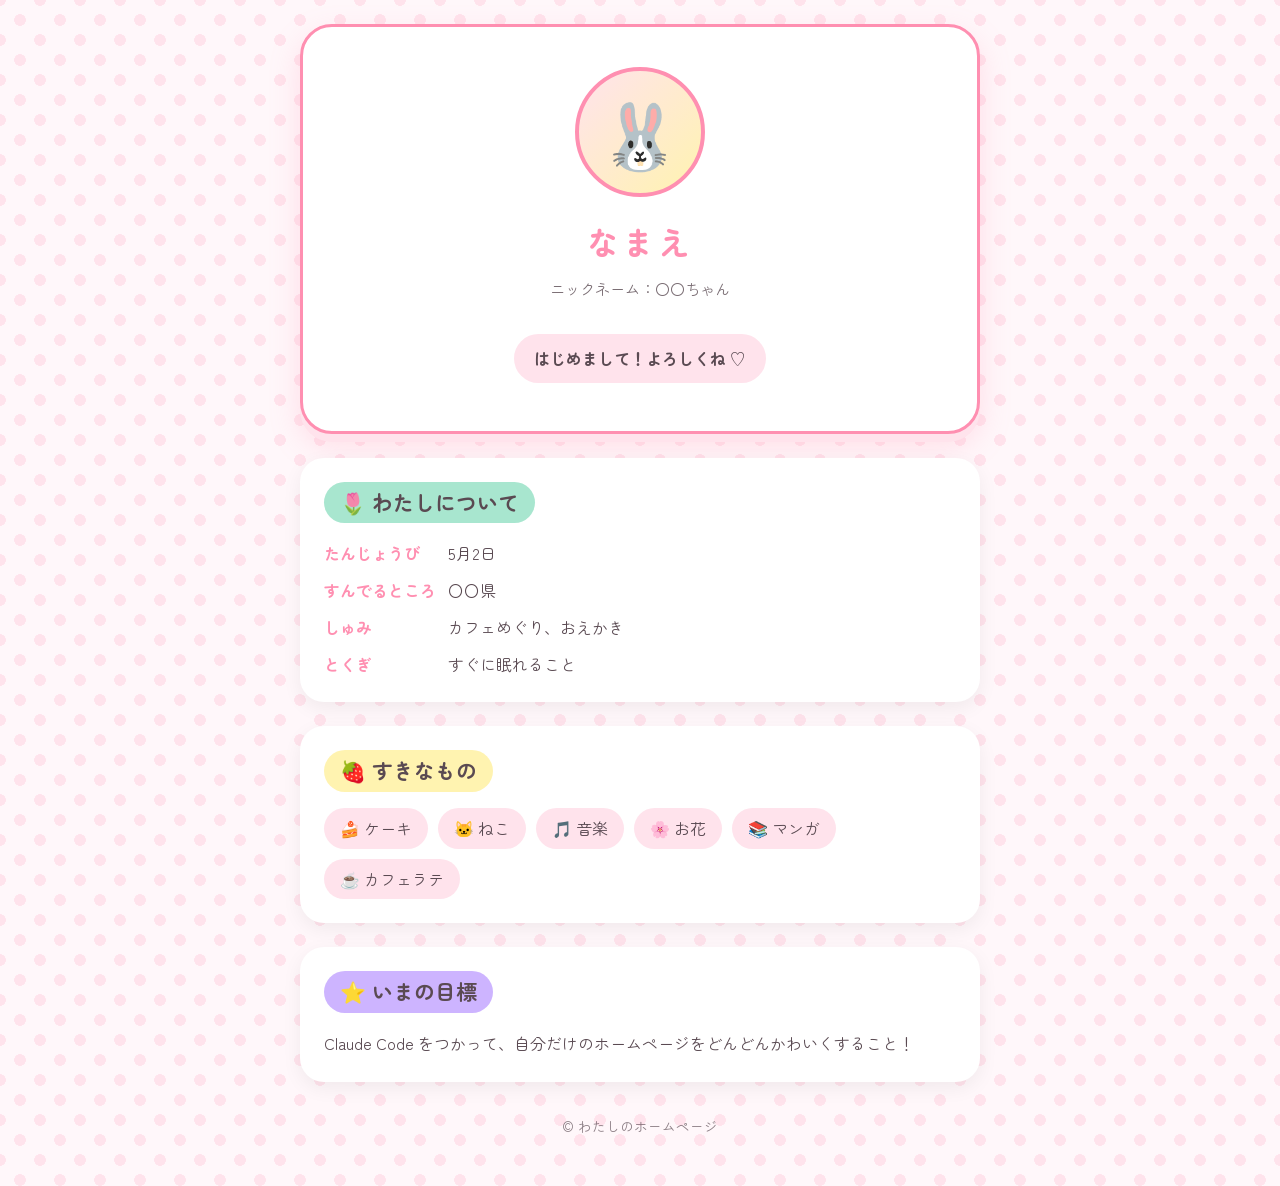
<file: index.html>
<!DOCTYPE html>
<html lang="ja">
<head>
  <meta charset="UTF-8">
  <meta name="viewport" content="width=device-width, initial-scale=1.0">
  <title>わたしのホームページ</title>
  <!-- まるっこくてかわいいフォント -->
  <link href="https://fonts.googleapis.com/css2?family=Zen+Maru+Gothic:wght@400;700&display=swap" rel="stylesheet">
  <style>
    /* ===== 色の設定（ここを変えると全体の色が変わります） ===== */
    :root {
      --pink: #ff8fb1;
      --pink-light: #ffe3ec;
      --mint: #a8e6cf;
      --yellow: #fff3b0;
      --purple: #cdb4ff;
      --text: #5a4a52;
    }

    * { box-sizing: border-box; }

    body {
      margin: 0;
      padding: 24px 16px 48px;
      font-family: "Zen Maru Gothic", "Hiragino Maru Gothic ProN", "Meiryo", sans-serif;
      color: var(--text);
      background-color: #fff7fa;
      /* 水玉もよう */
      background-image: radial-gradient(var(--pink-light) 20%, transparent 21%),
                        radial-gradient(var(--pink-light) 20%, transparent 21%);
      background-size: 40px 40px;
      background-position: 0 0, 20px 20px;
      line-height: 1.8;
    }

    .container {
      max-width: 680px;
      margin: 0 auto;
    }

    /* ===== プロフィールのカード ===== */
    .profile {
      background: white;
      border-radius: 32px;
      padding: 40px 24px 32px;
      text-align: center;
      box-shadow: 0 8px 0 var(--pink-light), 0 12px 30px rgba(255, 143, 177, 0.25);
      border: 3px solid var(--pink);
    }

    .icon {
      width: 130px;
      height: 130px;
      margin: 0 auto 16px;
      border-radius: 50%;
      background: linear-gradient(135deg, var(--pink-light), var(--yellow));
      border: 4px solid var(--pink);
      display: flex;
      align-items: center;
      justify-content: center;
      font-size: 64px;
      animation: fuwafuwa 3s ease-in-out infinite;
    }

    /* ふわふわ動くアニメーション */
    @keyframes fuwafuwa {
      0%, 100% { transform: translateY(0); }
      50% { transform: translateY(-8px); }
    }

    h1 {
      margin: 0;
      font-size: 2rem;
      color: var(--pink);
      letter-spacing: 0.1em;
    }

    .nickname {
      margin: 4px 0 16px;
      font-size: 0.95rem;
      opacity: 0.8;
    }

    .message {
      display: inline-block;
      background: var(--pink-light);
      padding: 10px 20px;
      border-radius: 999px;
      font-weight: bold;
    }

    /* ===== 各セクション ===== */
    .section {
      background: white;
      border-radius: 24px;
      padding: 24px;
      margin-top: 24px;
      box-shadow: 0 6px 20px rgba(0, 0, 0, 0.06);
    }

    .section h2 {
      margin: 0 0 16px;
      font-size: 1.3rem;
      display: inline-block;
      padding: 2px 16px;
      border-radius: 999px;
    }

    .about h2 { background: var(--mint); }
    .likes h2 { background: var(--yellow); }
    .dream h2 { background: var(--purple); }

    /* プロフィール表 */
    .about dl {
      display: grid;
      grid-template-columns: 7em 1fr;
      gap: 8px 12px;
      margin: 0;
    }
    .about dt { font-weight: bold; color: var(--pink); }
    .about dd { margin: 0; }

    /* 好きなものタグ */
    .tags {
      display: flex;
      flex-wrap: wrap;
      gap: 10px;
      list-style: none;
      padding: 0;
      margin: 0;
    }
    .tags li {
      background: var(--pink-light);
      padding: 6px 16px;
      border-radius: 999px;
      transition: transform 0.2s;
      cursor: default;
    }
    .tags li:hover { transform: scale(1.1) rotate(-3deg); }

    .dream p { margin: 0; }

    footer {
      text-align: center;
      margin-top: 32px;
      font-size: 0.85rem;
      opacity: 0.7;
    }

    /* スマホでは表を縦並びに */
    @media (max-width: 480px) {
      .about dl { grid-template-columns: 1fr; gap: 0; }
      .about dd { margin-bottom: 8px; }
      h1 { font-size: 1.6rem; }
    }
  </style>
</head>
<body>
  <div class="container">

    <!-- ===== プロフィール（名前やひとことを書きかえてね） ===== -->
    <header class="profile">
      <div class="icon">🐰</div>
      <h1>なまえ</h1>
      <p class="nickname">ニックネーム：〇〇ちゃん</p>
      <p class="message">はじめまして！よろしくね ♡</p>
    </header>

    <!-- ===== わたしについて ===== -->
    <section class="section about">
      <h2>🌷 わたしについて</h2>
      <dl>
        <dt>たんじょうび</dt><dd>5月2日</dd>
        <dt>すんでるところ</dt><dd>〇〇県</dd>
        <dt>しゅみ</dt><dd>カフェめぐり、おえかき</dd>
        <dt>とくぎ</dt><dd>すぐに眠れること</dd>
      </dl>
    </section>

    <!-- ===== 好きなもの ===== -->
    <section class="section likes">
      <h2>🍓 すきなもの</h2>
      <ul class="tags">
        <li>🍰 ケーキ</li>
        <li>🐱 ねこ</li>
        <li>🎵 音楽</li>
        <li>🌸 お花</li>
        <li>📚 マンガ</li>
        <li>☕ カフェラテ</li>
      </ul>
    </section>

    <!-- ===== 目標 ===== -->
    <section class="section dream">
      <h2>⭐ いまの目標</h2>
      <p>Claude Code をつかって、自分だけのホームページをどんどんかわいくすること！</p>
    </section>

    <footer>© わたしのホームページ</footer>
  </div>
</body>
</html>
</file>
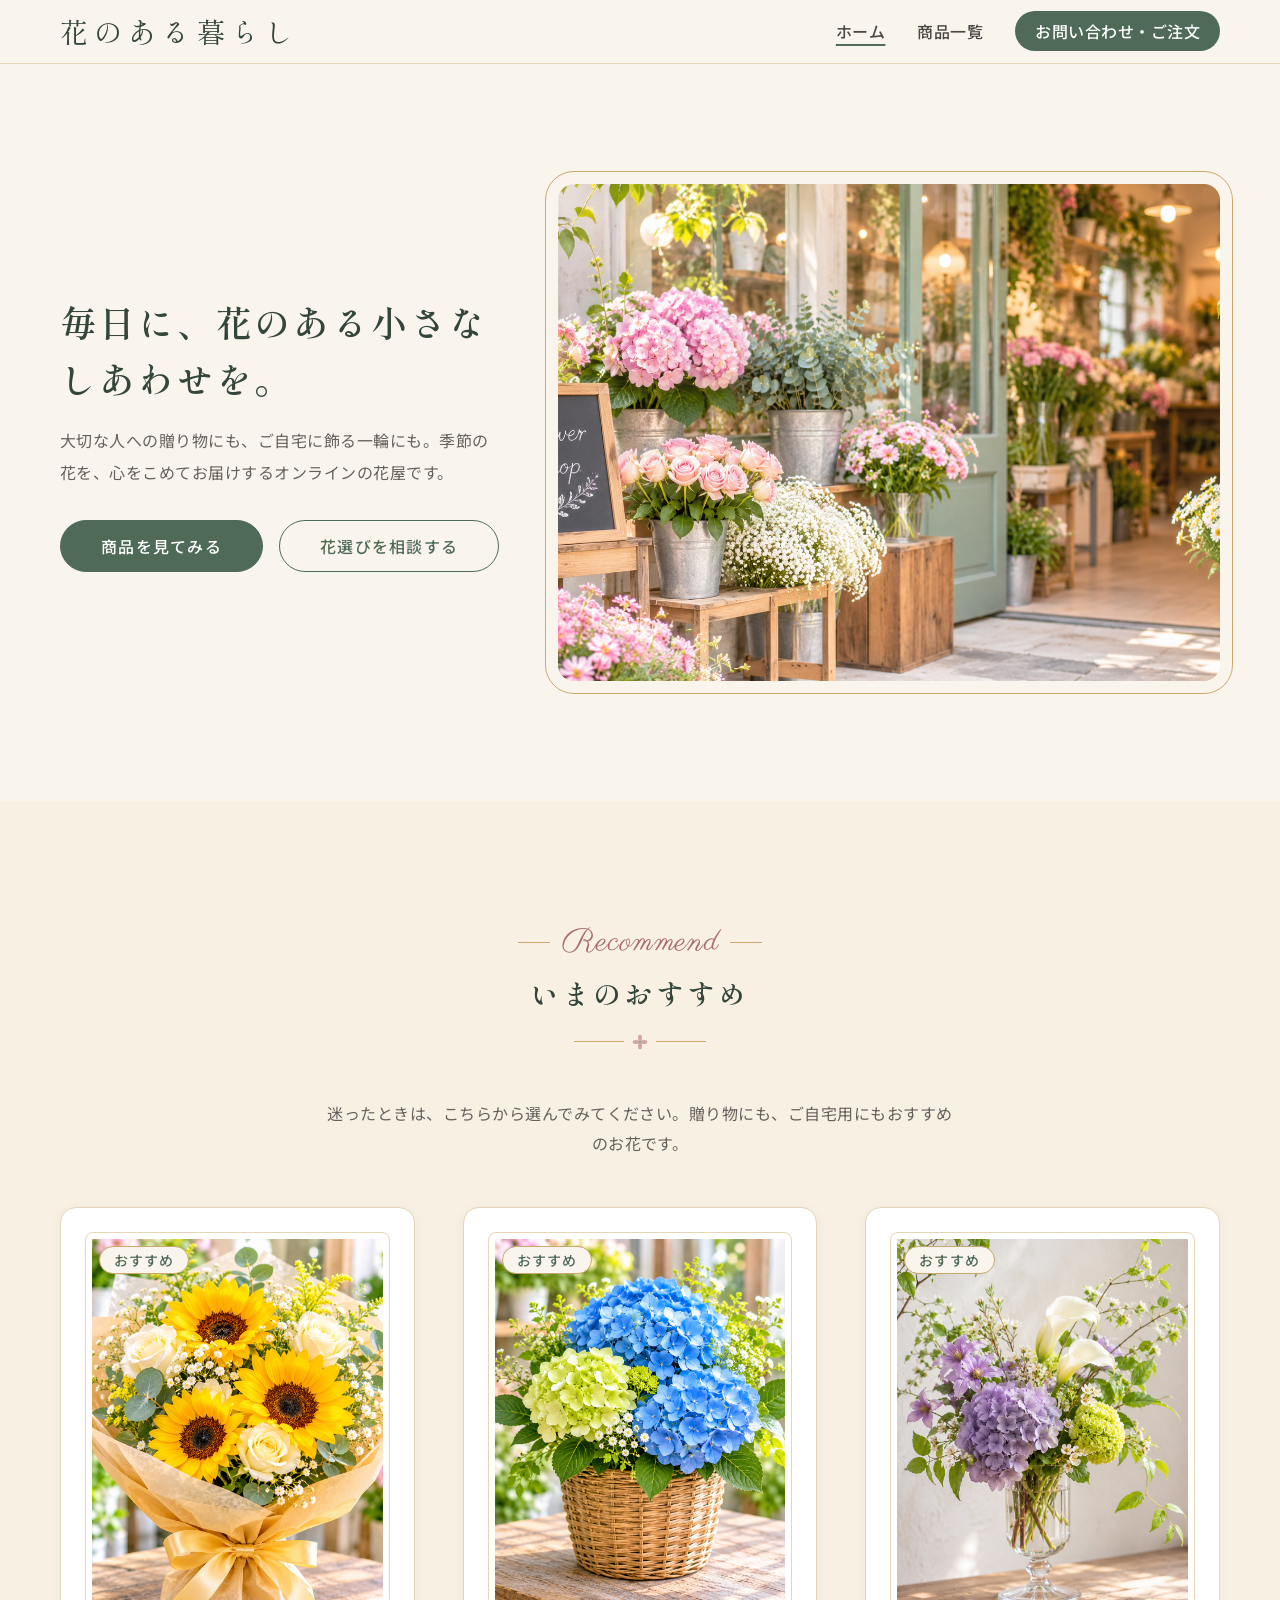
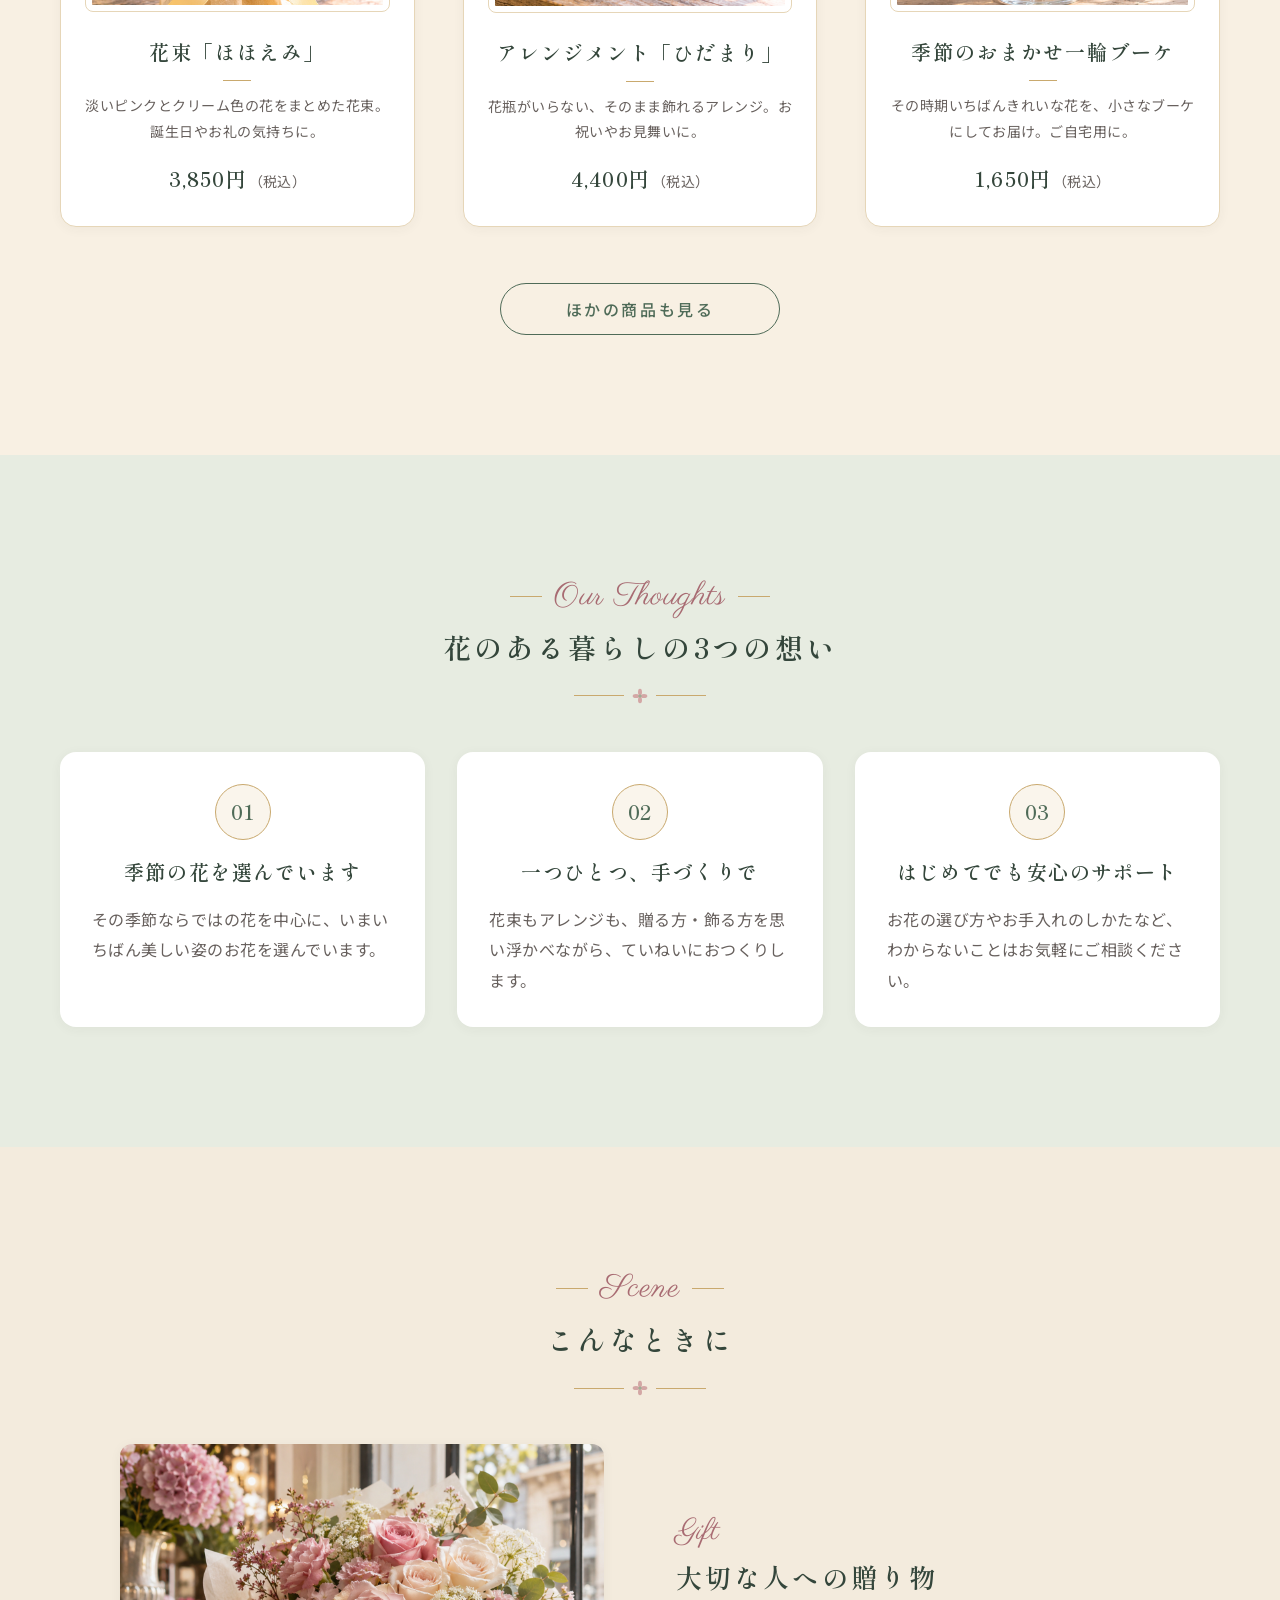
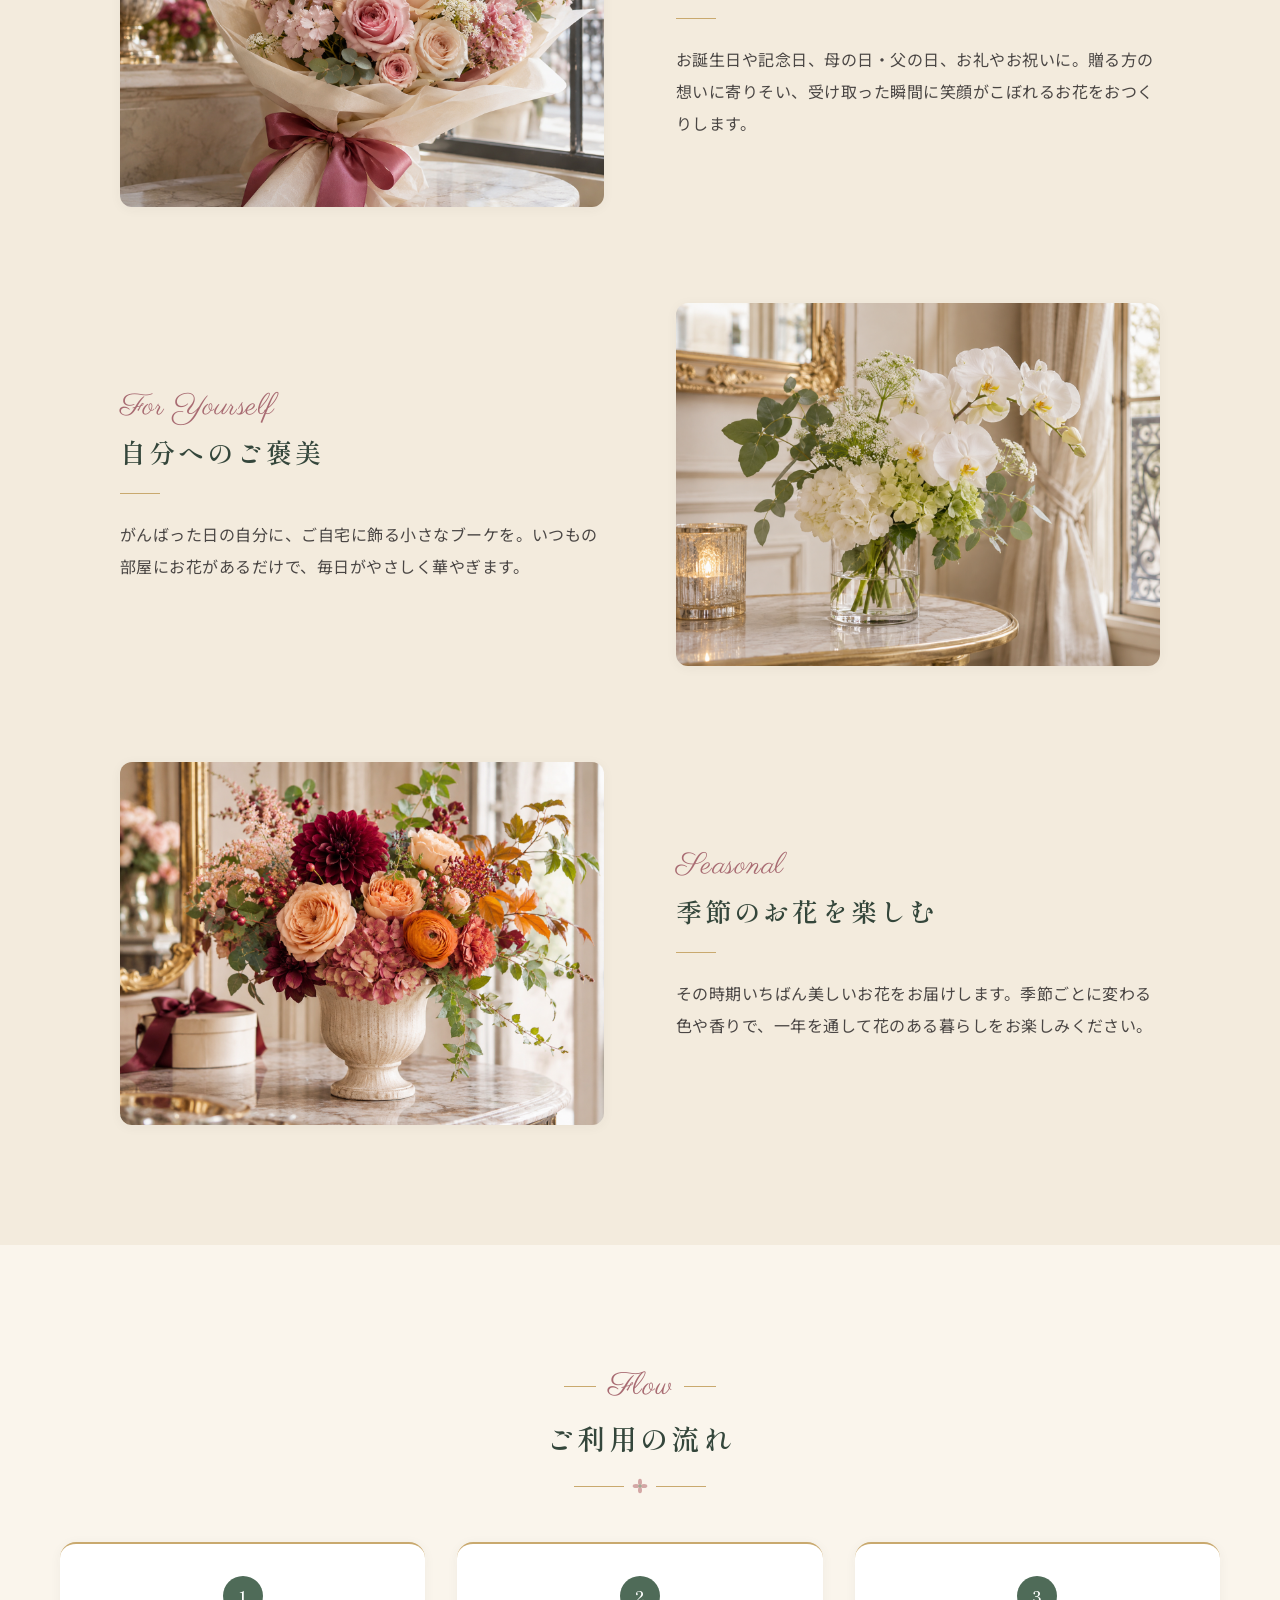
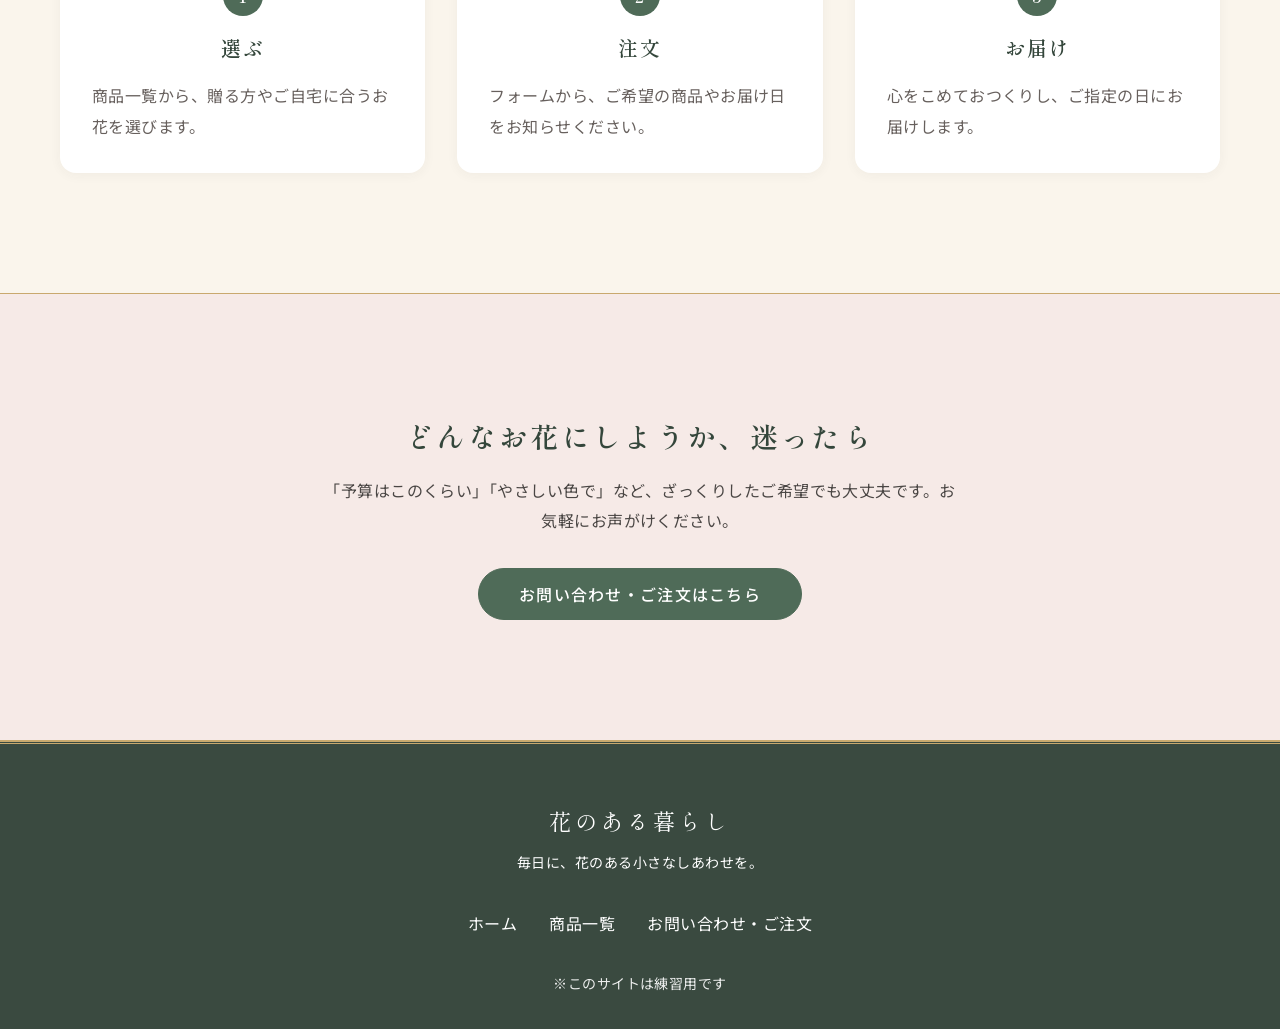
<file: hana-lp/index.html>
<!DOCTYPE html>
<html lang="ja">
<head>
  <meta charset="UTF-8">
  <meta name="viewport" content="width=device-width, initial-scale=1">
  <title>花のある暮らし｜季節の花のオンラインショップ（練習用）</title>
  <meta name="description" content="大切な人への贈り物にも、ご自宅に飾る一輪にも。季節の花を、心をこめてお届けするオンラインの花屋「花のある暮らし」です。（練習用サイト）">
  <link rel="preconnect" href="https://fonts.googleapis.com">
  <link rel="preconnect" href="https://fonts.gstatic.com" crossorigin>
  <link href="https://fonts.googleapis.com/css2?family=Noto+Sans+JP:wght@400;500&family=Parisienne&family=Shippori+Mincho:wght@400;500;600;700&display=swap" rel="stylesheet">
  <link rel="stylesheet" href="style.css">
  <script src="script.js" defer></script>
</head>
<body>

  <!-- ヘッダー -->
  <header class="site-header">
    <div class="container">
      <a class="logo" href="index.html">花のある暮らし</a>

      <button class="menu-toggle" type="button" aria-expanded="false" aria-controls="global-nav">
        <span class="menu-toggle-bar"></span>
        <span class="visually-hidden">メニューを開く</span>
      </button>

      <nav class="global-nav" id="global-nav" aria-label="メインメニュー">
        <ul>
          <li><a href="index.html" aria-current="page">ホーム</a></li>
          <li><a href="products.html">商品一覧</a></li>
          <li><a class="nav-cta" href="contact.html">お問い合わせ・ご注文</a></li>
        </ul>
      </nav>
    </div>
  </header>

  <main>

    <!-- ファーストビュー -->
    <section class="hero">
      <div class="container">
        <div>
          <h1 class="hero-title">毎日に、花のある小さなしあわせを。</h1>
          <p class="hero-text">大切な人への贈り物にも、ご自宅に飾る一輪にも。季節の花を、心をこめてお届けするオンラインの花屋です。</p>
          <div class="btn-group">
            <a class="btn btn--primary" href="products.html">商品を見てみる</a>
            <a class="btn btn--secondary" href="contact.html">花選びを相談する</a>
          </div>
        </div>
        <img class="hero-img" src="images/hero.png" alt="ピンクと白の花が並ぶ、明るい花屋の店先" width="1672" height="941">
      </div>
    </section>

    <!-- いまのおすすめ -->
    <section class="section section--products">
      <div class="container">
        <div class="section-header">
          <p class="section-label">Recommend</p>
          <h2>いまのおすすめ</h2>
        </div>
        <p class="section-lead">迷ったときは、こちらから選んでみてください。贈り物にも、ご自宅用にもおすすめのお花です。</p>

        <div class="product-grid">
          <article class="product-card">
            <img src="images/ひまわりとバラの花束.png" alt="花束「ほほえみ」のイメージ（ひまわりと白いバラの花束）" width="1275" height="1234" loading="lazy">
            <span class="badge">おすすめ</span>
            <h3 class="product-name">花束「ほほえみ」</h3>
            <p class="product-text">淡いピンクとクリーム色の花をまとめた花束。誕生日やお礼の気持ちに。</p>
            <p class="product-price">3,850円<small>（税込）</small></p>
          </article>

          <article class="product-card">
            <img src="images/青と淡緑の紫陽花バスケット.png" alt="アレンジメント「ひだまり」のイメージ（かごに生けた青と淡い緑の紫陽花）" width="1199" height="1312" loading="lazy">
            <span class="badge">おすすめ</span>
            <h3 class="product-name">アレンジメント「ひだまり」</h3>
            <p class="product-text">花瓶がいらない、そのまま飾れるアレンジ。お祝いやお見舞いに。</p>
            <p class="product-price">4,400円<small>（税込）</small></p>
          </article>

          <article class="product-card">
            <img src="images/ラベンダーと白花の優雅なフラワーアレンジメント.png" alt="季節のおまかせ一輪ブーケのイメージ（ラベンダー色と白の季節の花）" width="1024" height="1536" loading="lazy">
            <span class="badge">おすすめ</span>
            <h3 class="product-name">季節のおまかせ一輪ブーケ</h3>
            <p class="product-text">その時期いちばんきれいな花を、小さなブーケにしてお届け。ご自宅用に。</p>
            <p class="product-price">1,650円<small>（税込）</small></p>
          </article>
        </div>

        <div class="btn-center">
          <a class="btn btn--secondary" href="products.html">ほかの商品も見る</a>
        </div>
      </div>
    </section>

    <!-- 3つの想い -->
    <section class="section section--sage">
      <div class="container">
        <div class="section-header">
          <p class="section-label">Our Thoughts</p>
          <h2>花のある暮らしの3つの想い</h2>
        </div>

        <ul class="feature-list">
          <li class="feature-item">
            <span class="feature-number">01</span>
            <h3>季節の花を選んでいます</h3>
            <p>その季節ならではの花を中心に、いまいちばん美しい姿のお花を選んでいます。</p>
          </li>
          <li class="feature-item">
            <span class="feature-number">02</span>
            <h3>一つひとつ、手づくりで</h3>
            <p>花束もアレンジも、贈る方・飾る方を思い浮かべながら、ていねいにおつくりします。</p>
          </li>
          <li class="feature-item">
            <span class="feature-number">03</span>
            <h3>はじめてでも安心のサポート</h3>
            <p>お花の選び方やお手入れのしかたなど、わからないことはお気軽にご相談ください。</p>
          </li>
        </ul>
      </div>
    </section>

    <!-- こんなときに -->
    <section class="section section--beige">
      <div class="container">
        <div class="section-header">
          <p class="section-label">Scene</p>
          <h2>こんなときに</h2>
        </div>

        <!--
          写真を追加するときは、各段の <div class="placeholder-img placeholder-img--scene" ...></div> を
          <img class="scene-img" src="images/ファイル名.png" alt="写真の説明" loading="lazy"> に置き換えてください。
        -->
        <div class="scene-rows">
          <!-- 1. 左に写真、右に文章 -->
          <article class="scene-row">
            <div class="scene-media">
              <img class="scene-img" src="images/パリ風の優雅な薔薇ブーケ-1.png" alt="ピンクと白のバラを包んだ、贈り物の花束" width="1448" height="1086" loading="lazy">
            </div>
            <div class="scene-body">
              <p class="scene-label">Gift</p>
              <h3 class="scene-title">大切な人への贈り物</h3>
              <p>お誕生日や記念日、母の日・父の日、お礼やお祝いに。贈る方の想いに寄りそい、受け取った瞬間に笑顔がこぼれるお花をおつくりします。</p>
            </div>
          </article>

          <!-- 2. 左に文章、右に写真 -->
          <article class="scene-row scene-row--reverse">
            <div class="scene-media">
              <img class="scene-img" src="images/優雅な白い蘭と紫陽花の花瓶生け-2.png" alt="白い胡蝶蘭と紫陽花を生けた花瓶のアレンジメント" width="1448" height="1086" loading="lazy">
            </div>
            <div class="scene-body">
              <p class="scene-label">For Yourself</p>
              <h3 class="scene-title">自分へのご褒美</h3>
              <p>がんばった日の自分に、ご自宅に飾る小さなブーケを。いつもの部屋にお花があるだけで、毎日がやさしく華やぎます。</p>
            </div>
          </article>

          <!-- 3. 左に写真、右に文章 -->
          <article class="scene-row">
            <div class="scene-media">
              <img class="scene-img" src="images/秋色の豪華なフラワーアレンジメント-3.png" alt="ワインレッドのダリアとオレンジのバラを使った、秋色のアレンジメント" width="1448" height="1086" loading="lazy">
            </div>
            <div class="scene-body">
              <p class="scene-label">Seasonal</p>
              <h3 class="scene-title">季節のお花を楽しむ</h3>
              <p>その時期いちばん美しいお花をお届けします。季節ごとに変わる色や香りで、一年を通して花のある暮らしをお楽しみください。</p>
            </div>
          </article>
        </div>
      </div>
    </section>

    <!-- ご利用の流れ -->
    <section class="section">
      <div class="container">
        <div class="section-header">
          <p class="section-label">Flow</p>
          <h2>ご利用の流れ</h2>
        </div>

        <ol class="flow-list">
          <li class="flow-item">
            <h3>選ぶ</h3>
            <p>商品一覧から、贈る方やご自宅に合うお花を選びます。</p>
          </li>
          <li class="flow-item">
            <h3>注文</h3>
            <p>フォームから、ご希望の商品やお届け日をお知らせください。</p>
          </li>
          <li class="flow-item">
            <h3>お届け</h3>
            <p>心をこめておつくりし、ご指定の日にお届けします。</p>
          </li>
        </ol>
      </div>
    </section>

    <!-- 最後の誘導 -->
    <section class="cta">
      <div class="container">
        <h2>どんなお花にしようか、迷ったら</h2>
        <p>「予算はこのくらい」「やさしい色で」など、ざっくりしたご希望でも大丈夫です。お気軽にお声がけください。</p>
        <a class="btn btn--primary" href="contact.html">お問い合わせ・ご注文はこちら</a>
      </div>
    </section>

  </main>

  <!-- フッター -->
  <footer class="site-footer">
    <div class="container">
      <a class="logo" href="index.html">花のある暮らし</a>
      <p class="footer-catch">毎日に、花のある小さなしあわせを。</p>
      <nav class="footer-nav" aria-label="フッターメニュー">
        <ul>
          <li><a href="index.html">ホーム</a></li>
          <li><a href="products.html">商品一覧</a></li>
          <li><a href="contact.html">お問い合わせ・ご注文</a></li>
        </ul>
      </nav>
      <p class="footer-practice">※このサイトは練習用です</p>
    </div>
  </footer>

</body>
</html>
</file>
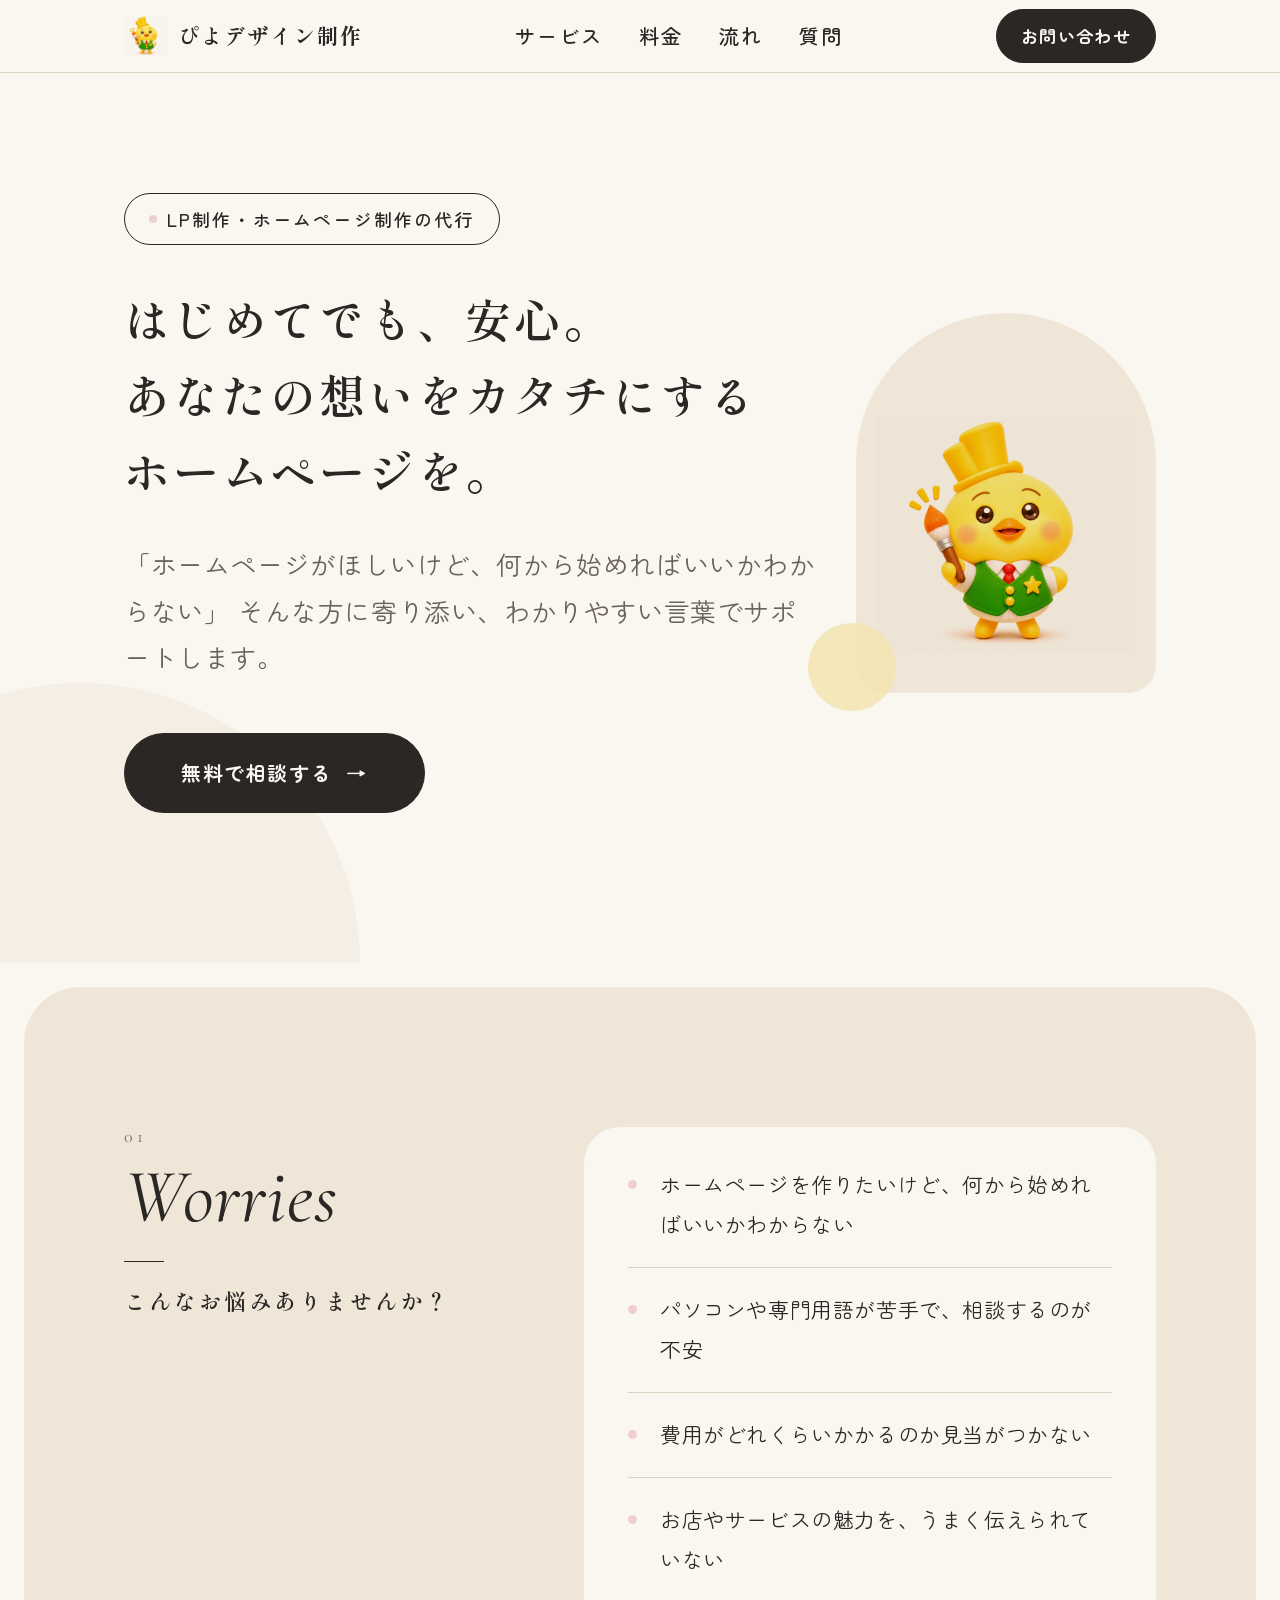
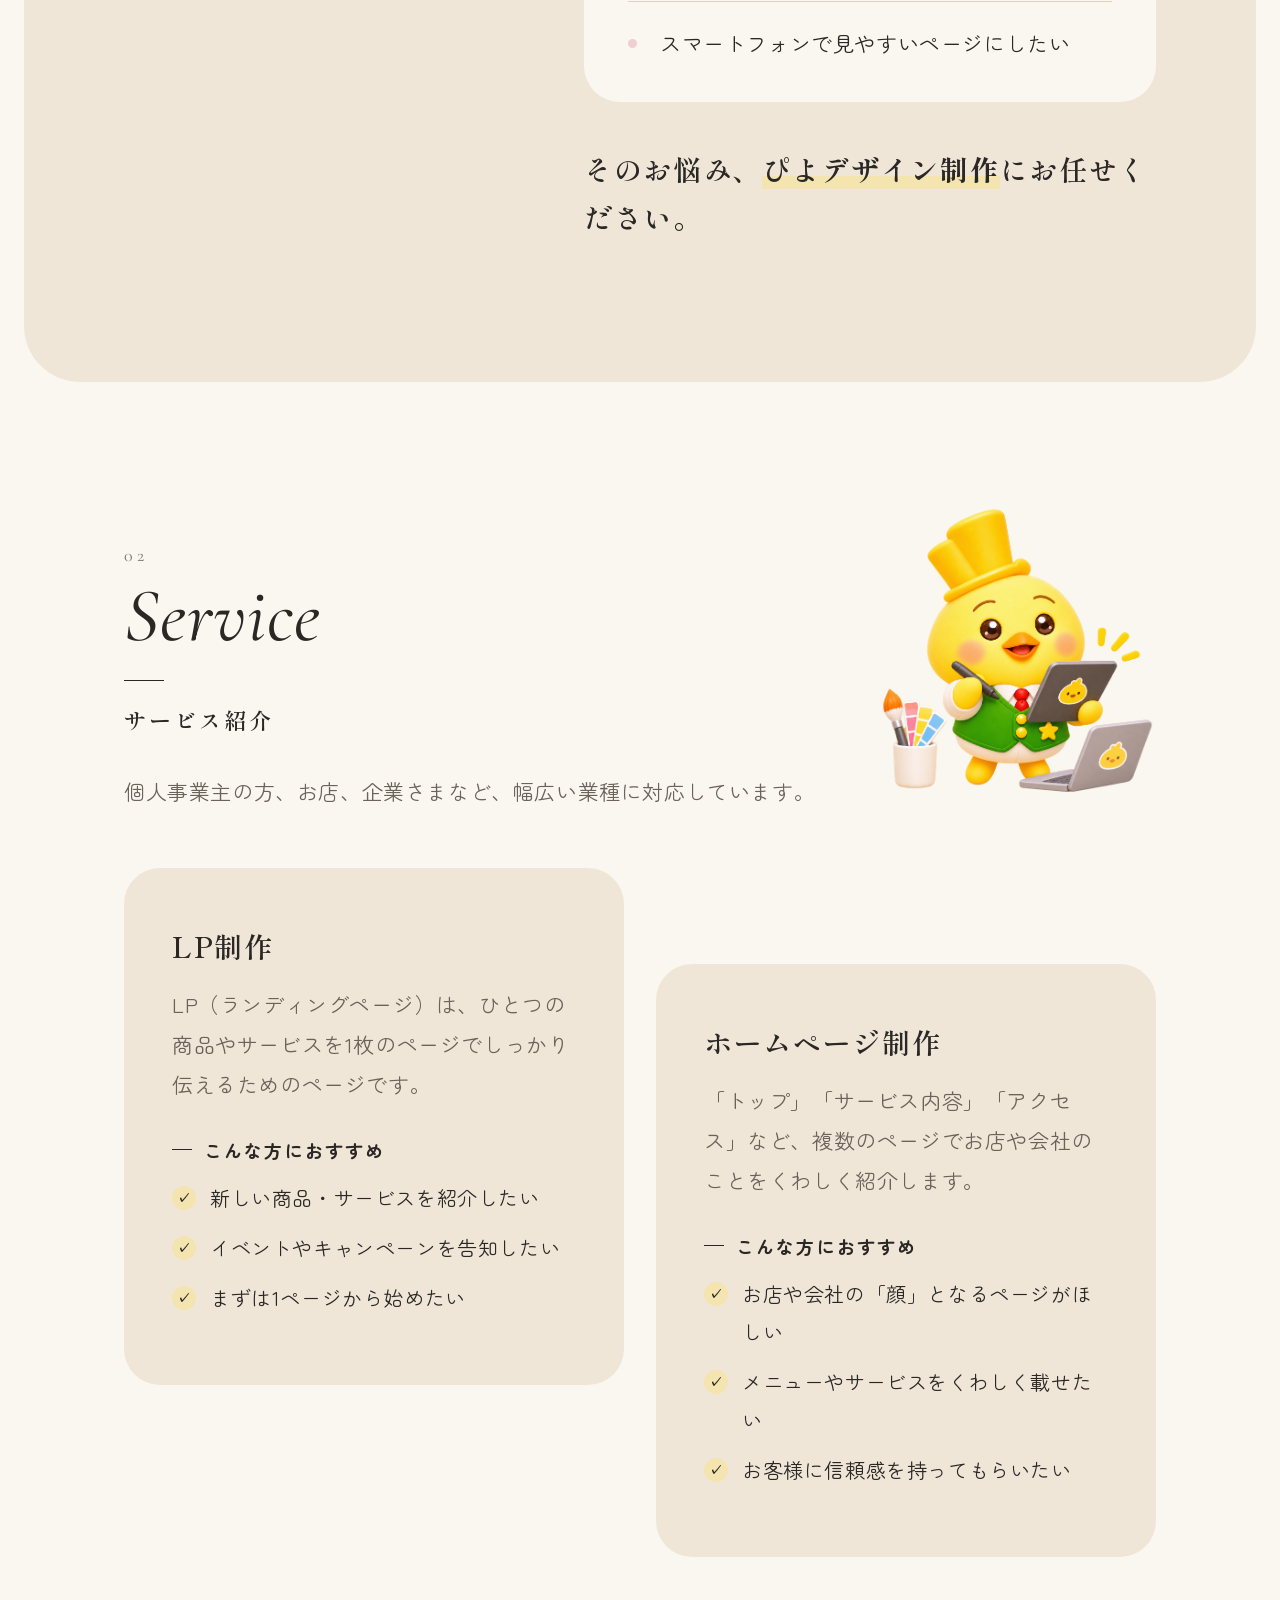
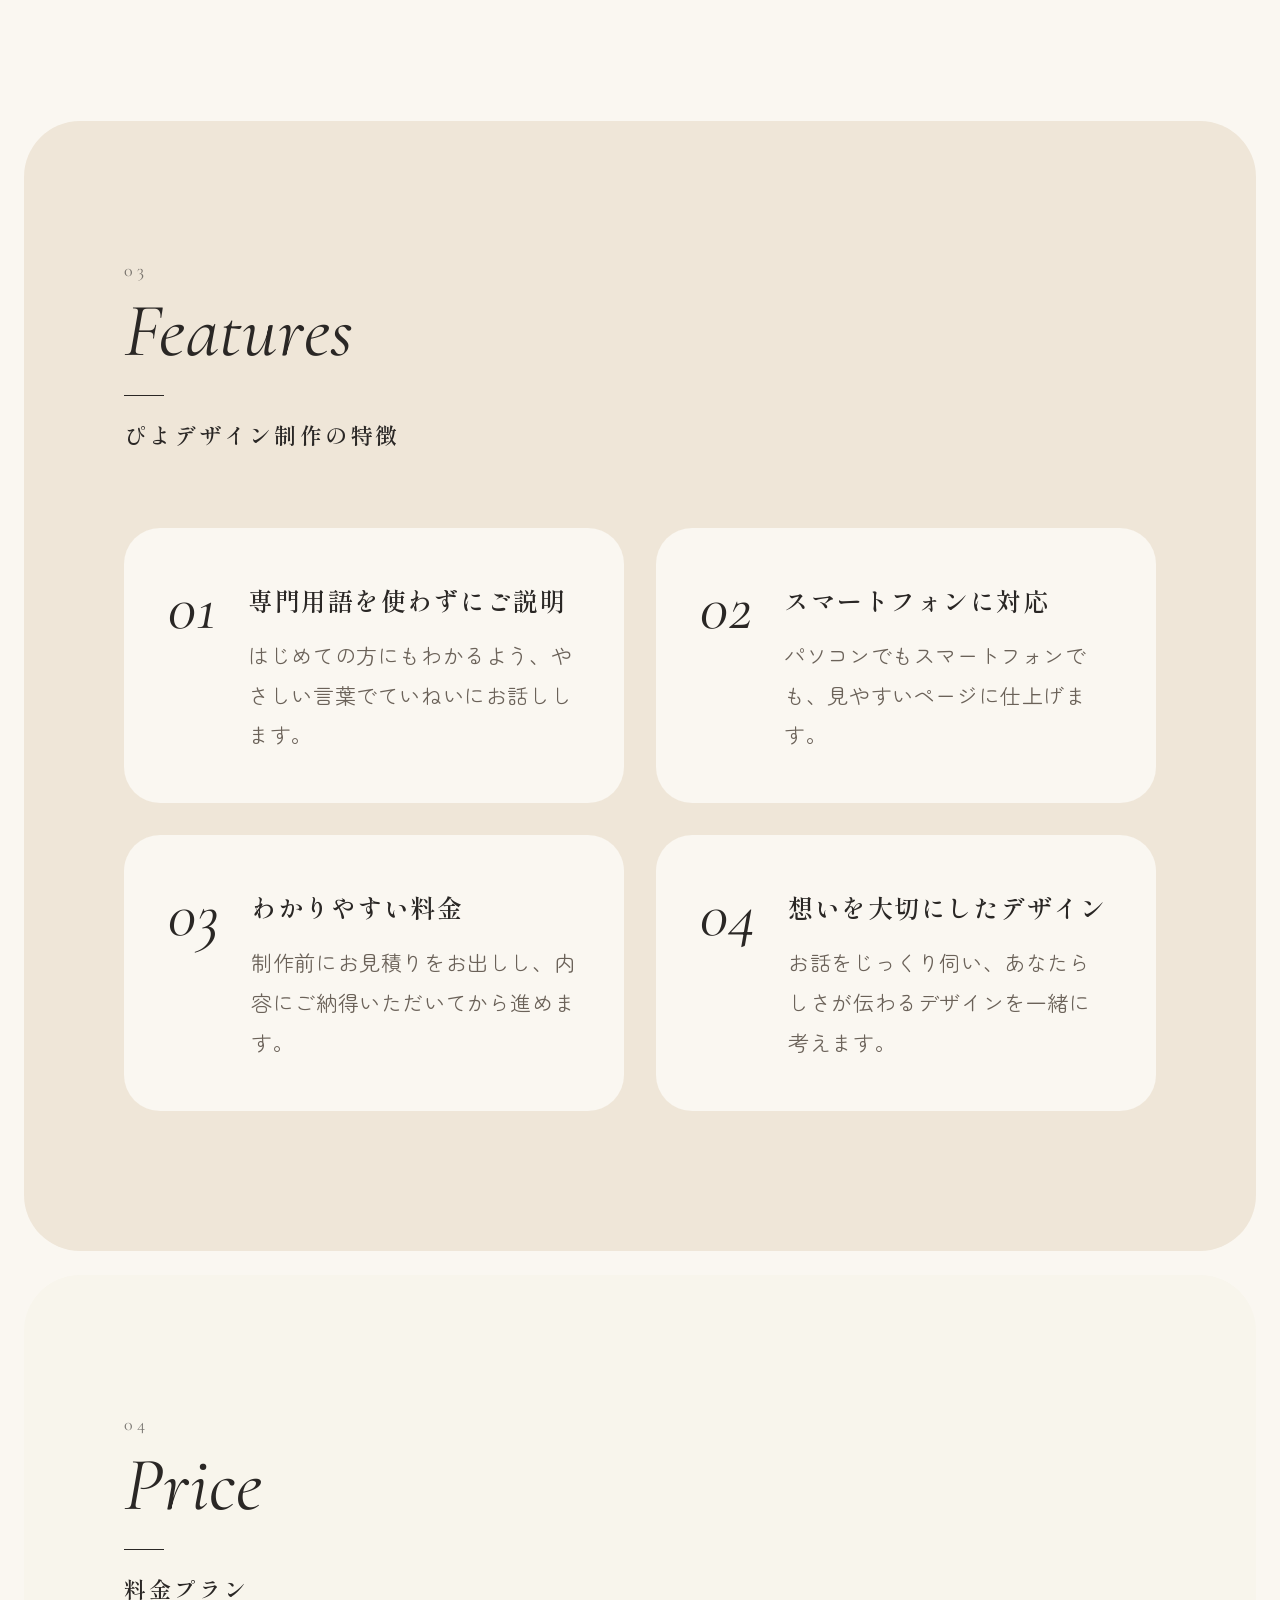
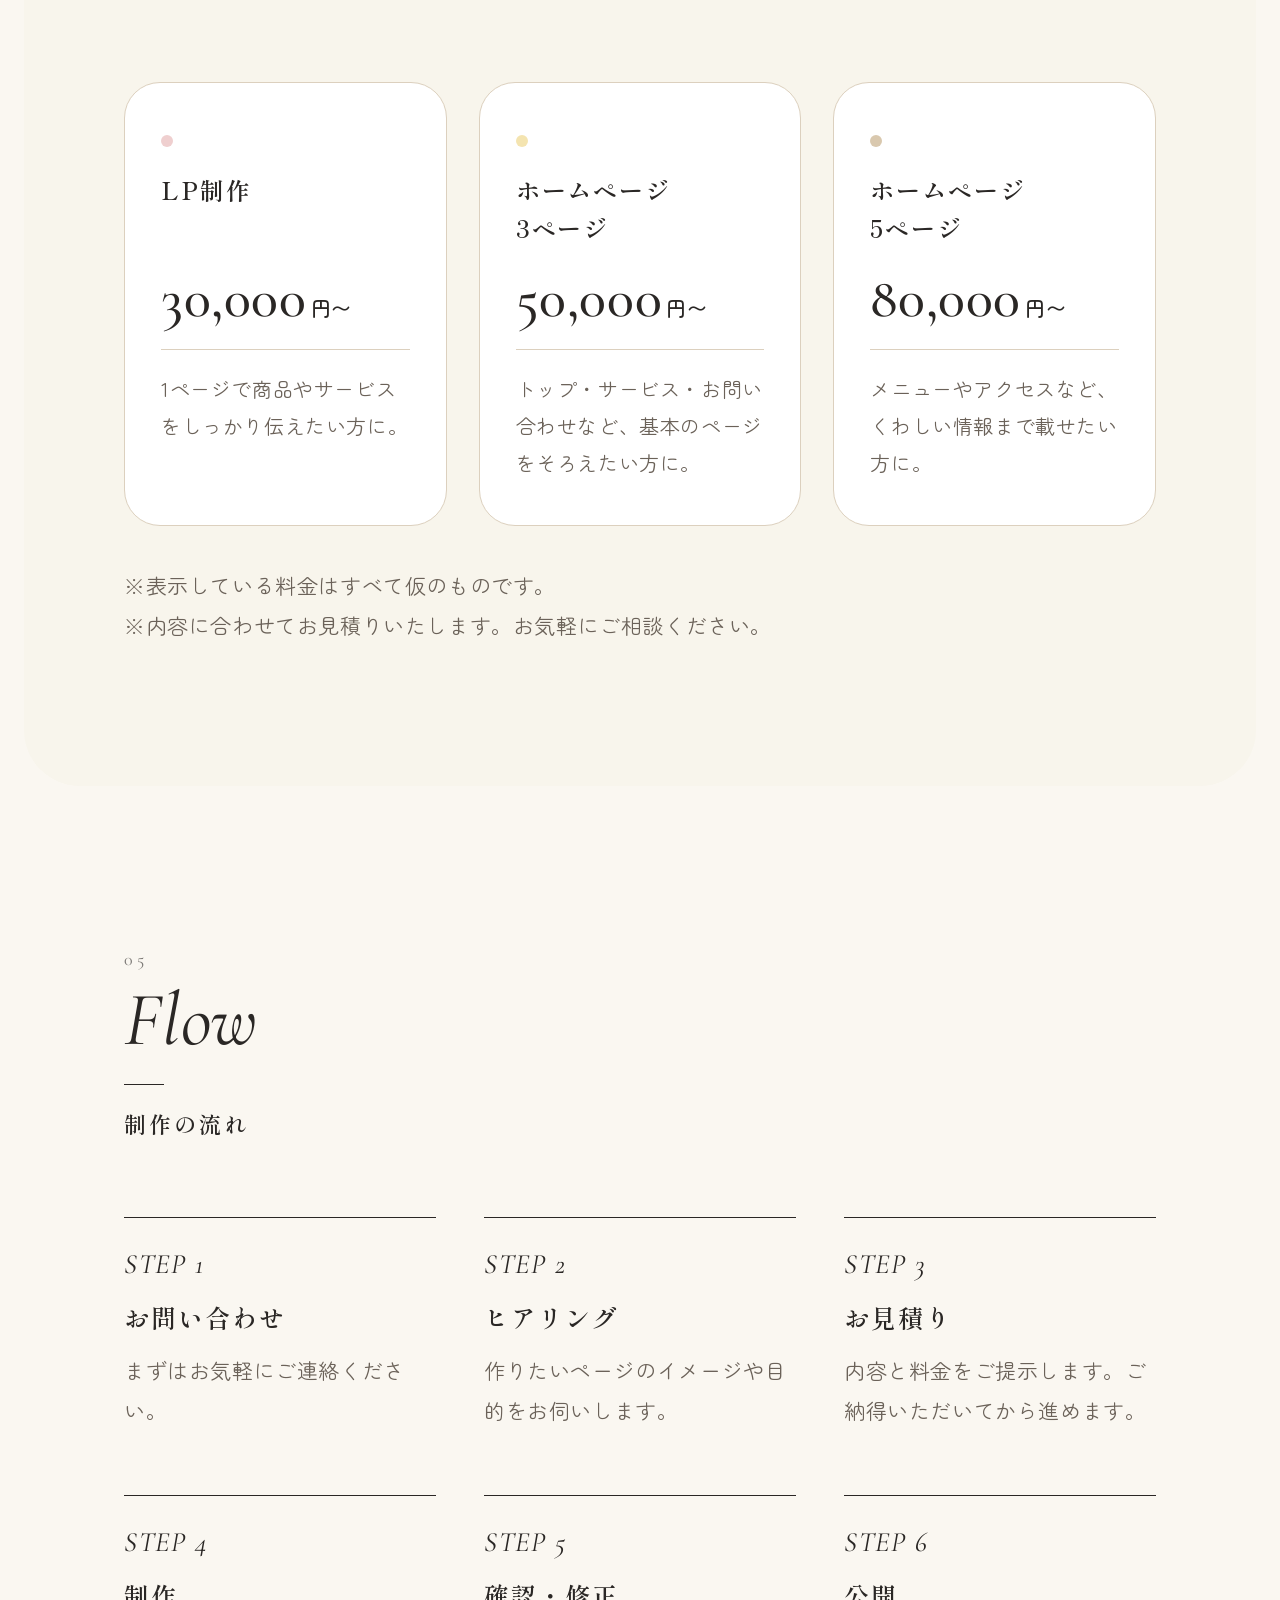
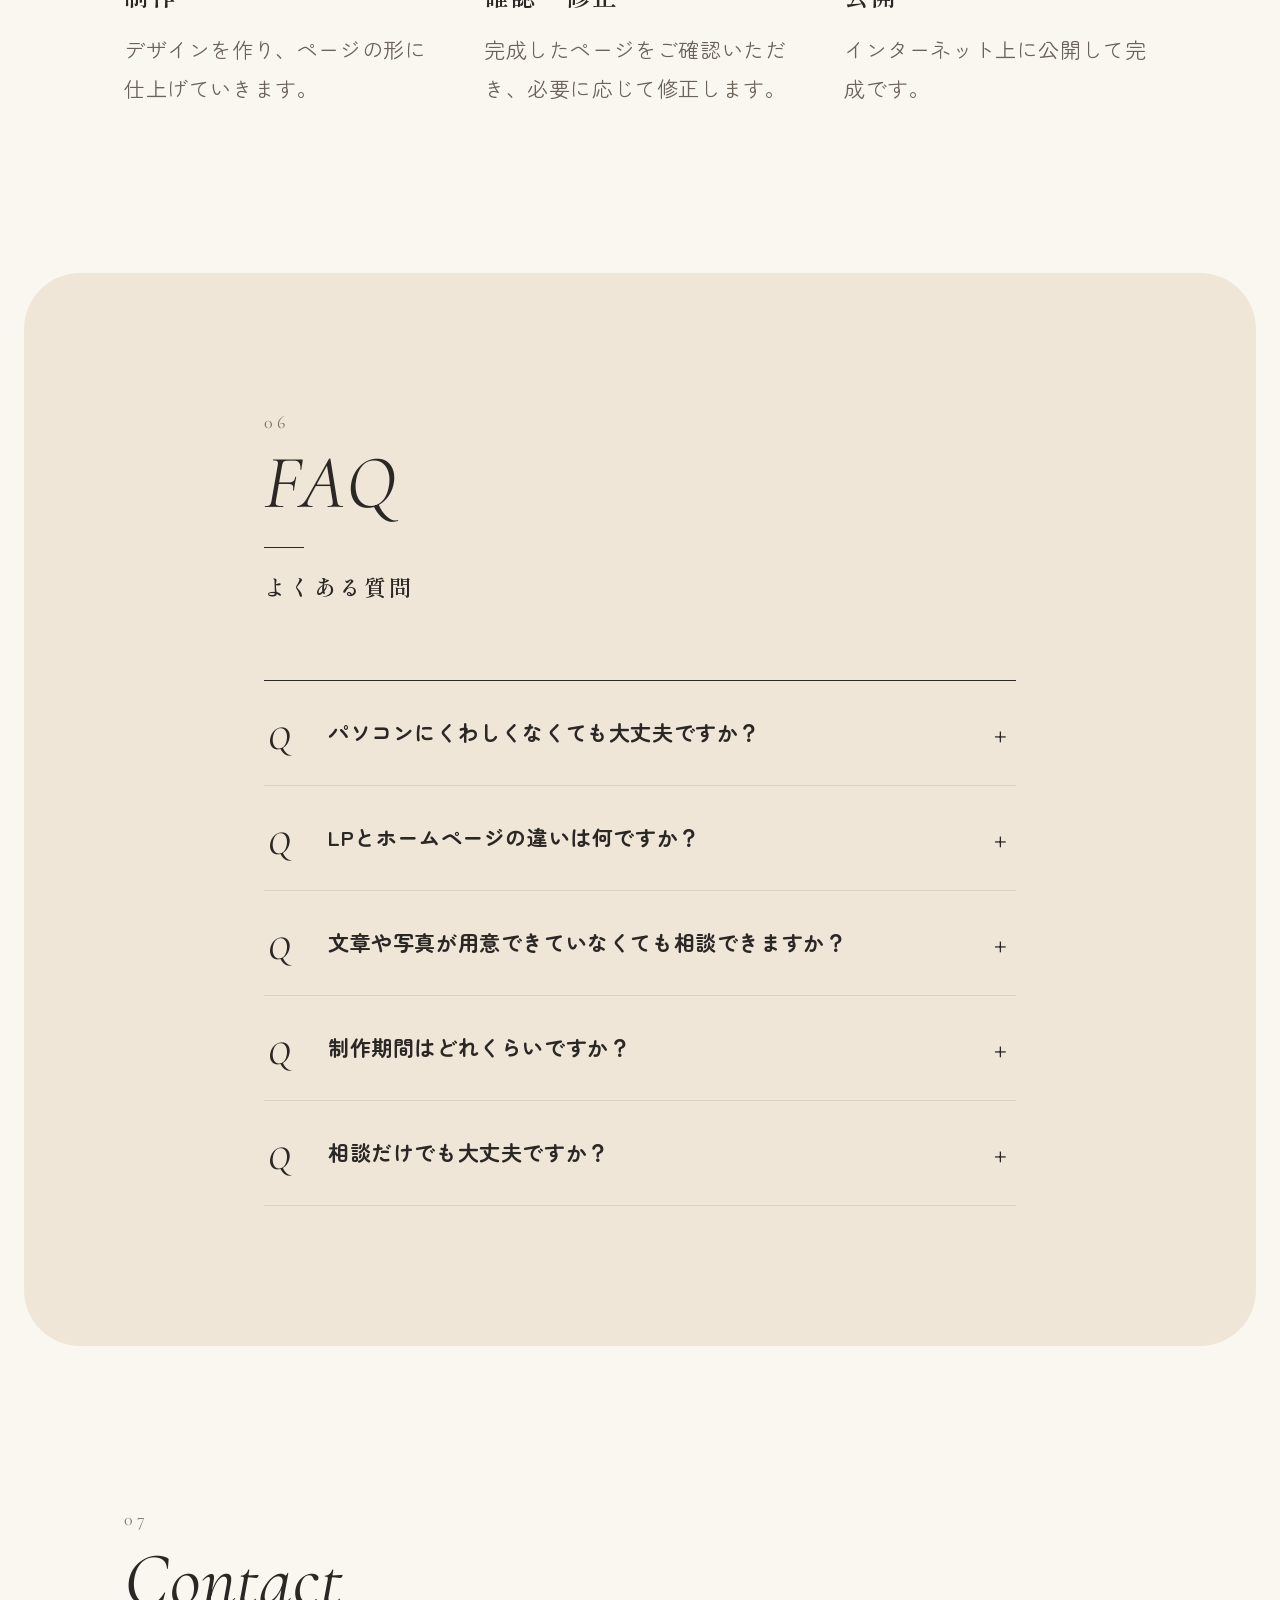
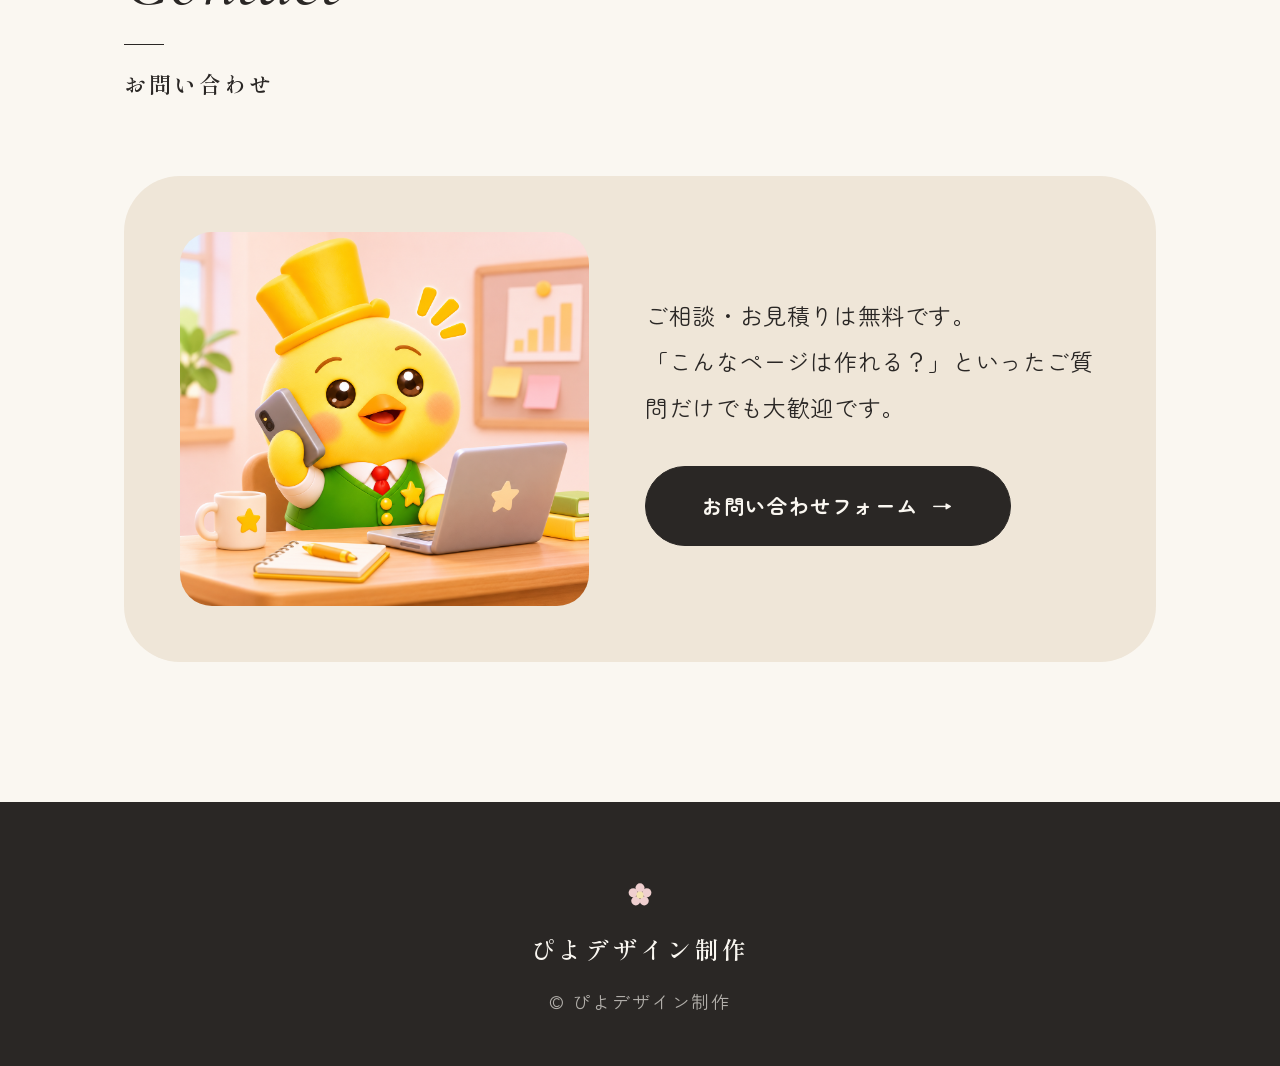
<file: piyo-design-lp/index.html>
<!DOCTYPE html>
<html lang="ja">
<head>
  <meta charset="UTF-8">
  <meta name="viewport" content="width=device-width, initial-scale=1.0">
  <title>ぴよデザイン制作｜LP・ホームページ制作代行</title>
  <meta name="description" content="ぴよデザイン制作は、個人事業主・お店・企業さまのLP制作とホームページ制作を代行します。はじめての方にもやさしく、わかりやすくサポートします。">

  <!-- フォント（Google Fonts） -->
  <link rel="preconnect" href="https://fonts.googleapis.com">
  <link rel="preconnect" href="https://fonts.gstatic.com" crossorigin>
  <link href="https://fonts.googleapis.com/css2?family=Zen+Maru+Gothic:wght@400;500;700&display=swap" rel="stylesheet">

  <!-- 見た目のファイル -->
  <link rel="stylesheet" href="style.css">
</head>
<body>

  <!-- ===== ヘッダー ===== -->
  <header class="header">
    <div class="container header-inner">
      <a href="#top" class="logo">
        <!-- ひよこのロゴ（SVGで描いたイラスト） -->
        <svg class="logo-icon" viewBox="0 0 64 64" aria-hidden="true">
          <ellipse cx="32" cy="38" rx="22" ry="20" fill="#F6D776"/>
          <circle cx="32" cy="22" r="14" fill="#F6D776"/>
          <circle cx="27" cy="20" r="2.2" fill="#5B4A3F"/>
          <circle cx="37" cy="20" r="2.2" fill="#5B4A3F"/>
          <path d="M29 26 L35 26 L32 30 Z" fill="#E9A15B"/>
          <ellipse cx="22" cy="26" rx="3" ry="2" fill="#F3B6A0" opacity="0.7"/>
          <ellipse cx="42" cy="26" rx="3" ry="2" fill="#F3B6A0" opacity="0.7"/>
          <path d="M30 8 Q32 2 35 7" stroke="#E9C35B" stroke-width="2.5" fill="none" stroke-linecap="round"/>
        </svg>
        <span class="logo-text">ぴよデザイン制作</span>
      </a>
      <nav class="nav" aria-label="ページ内メニュー">
        <ul class="nav-list">
          <li><a href="#service">サービス</a></li>
          <li><a href="#price">料金</a></li>
          <li><a href="#flow">流れ</a></li>
          <li><a href="#faq">質問</a></li>
        </ul>
      </nav>
      <a href="contact.html" class="btn btn-small">お問い合わせ</a>
    </div>
  </header>

  <main id="top">

    <!-- ===== 1. メインビジュアル ===== -->
    <section class="hero">
      <div class="container hero-inner">
        <p class="hero-label">LP制作・ホームページ制作の代行</p>
        <h1 class="hero-title">
          はじめてでも、安心。<br>
          あなたの想いを<br class="sp-only">カタチにする<br>
          ホームページを。
        </h1>
        <p class="hero-text">
          「ホームページがほしいけど、何から始めればいいかわからない」<br class="pc-only">
          そんな方に寄り添い、わかりやすい言葉でサポートします。
        </p>
        <!-- お問い合わせフォームのページ（contact.html）を開きます。Gmailのリンクはフォームページの下にあります -->
        <a href="contact.html" class="btn btn-large">無料で相談する</a>
      </div>
    </section>

    <!-- ===== 2. お客様のお悩み ===== -->
    <section class="section worries" id="worries">
      <div class="container">
        <h2 class="section-title">
          <span class="section-title-en">Worries</span>
          こんなお悩みありませんか？
        </h2>
        <ul class="worries-list">
          <li>ホームページを作りたいけど、何から始めればいいかわからない</li>
          <li>パソコンや専門用語が苦手で、相談するのが不安</li>
          <li>費用がどれくらいかかるのか見当がつかない</li>
          <li>お店やサービスの魅力を、うまく伝えられていない</li>
          <li>スマートフォンで見やすいページにしたい</li>
        </ul>
        <p class="worries-answer">
          そのお悩み、<strong>ぴよデザイン制作</strong>にお任せください。
        </p>
      </div>
    </section>

    <!-- ===== 3. サービス紹介 ===== -->
    <section class="section service" id="service">
      <div class="container">
        <h2 class="section-title">
          <span class="section-title-en">Service</span>
          サービス紹介
        </h2>
        <p class="section-lead">
          個人事業主の方、お店、企業さまなど、幅広い業種に対応しています。
        </p>
        <div class="card-grid card-grid-2">
          <article class="card">
            <h3 class="card-title">LP制作</h3>
            <p class="card-text">
              LP（ランディングページ）は、ひとつの商品やサービスを1枚のページでしっかり伝えるためのページです。
            </p>
            <p class="card-sub">こんな方におすすめ</p>
            <ul class="check-list">
              <li>新しい商品・サービスを紹介したい</li>
              <li>イベントやキャンペーンを告知したい</li>
              <li>まずは1ページから始めたい</li>
            </ul>
          </article>
          <article class="card">
            <h3 class="card-title">ホームページ制作</h3>
            <p class="card-text">
              「トップ」「サービス内容」「アクセス」など、複数のページでお店や会社のことをくわしく紹介します。
            </p>
            <p class="card-sub">こんな方におすすめ</p>
            <ul class="check-list">
              <li>お店や会社の「顔」となるページがほしい</li>
              <li>メニューやサービスをくわしく載せたい</li>
              <li>お客様に信頼感を持ってもらいたい</li>
            </ul>
          </article>
        </div>
      </div>
    </section>

    <!-- ===== 4. 特徴 ===== -->
    <section class="section features" id="features">
      <div class="container">
        <h2 class="section-title">
          <span class="section-title-en">Features</span>
          ぴよデザイン制作の特徴
        </h2>
        <div class="card-grid card-grid-4">
          <article class="card feature">
            <p class="feature-num">01</p>
            <h3 class="card-title">専門用語を使わずにご説明</h3>
            <p class="card-text">はじめての方にもわかるよう、やさしい言葉でていねいにお話しします。</p>
          </article>
          <article class="card feature">
            <p class="feature-num">02</p>
            <h3 class="card-title">スマートフォンに対応</h3>
            <p class="card-text">パソコンでもスマートフォンでも、見やすいページに仕上げます。</p>
          </article>
          <article class="card feature">
            <p class="feature-num">03</p>
            <h3 class="card-title">わかりやすい料金</h3>
            <p class="card-text">制作前にお見積りをお出しし、内容にご納得いただいてから進めます。</p>
          </article>
          <article class="card feature">
            <p class="feature-num">04</p>
            <h3 class="card-title">想いを大切にしたデザイン</h3>
            <p class="card-text">お話をじっくり伺い、あなたらしさが伝わるデザインを一緒に考えます。</p>
          </article>
        </div>
      </div>
    </section>

    <!-- ===== 5. 料金プラン ===== -->
    <section class="section price" id="price">
      <div class="container">
        <h2 class="section-title">
          <span class="section-title-en">Price</span>
          料金プラン
        </h2>
        <div class="card-grid card-grid-3">
          <article class="card price-card">
            <h3 class="price-name">LP制作</h3>
            <p class="price-amount">30,000<span>円〜</span></p>
            <p class="card-text">1ページで商品やサービスをしっかり伝えたい方に。</p>
          </article>
          <article class="card price-card">
            <h3 class="price-name">ホームページ<br>3ページ</h3>
            <p class="price-amount">50,000<span>円〜</span></p>
            <p class="card-text">トップ・サービス・お問い合わせなど、基本のページをそろえたい方に。</p>
          </article>
          <article class="card price-card">
            <h3 class="price-name">ホームページ<br>5ページ</h3>
            <p class="price-amount">80,000<span>円〜</span></p>
            <p class="card-text">メニューやアクセスなど、くわしい情報まで載せたい方に。</p>
          </article>
        </div>
        <p class="price-note">
          ※表示している料金はすべて仮のものです。<br>
          ※内容に合わせてお見積りいたします。お気軽にご相談ください。
        </p>
      </div>
    </section>

    <!-- ===== 6. 制作の流れ ===== -->
    <section class="section flow" id="flow">
      <div class="container">
        <h2 class="section-title">
          <span class="section-title-en">Flow</span>
          制作の流れ
        </h2>
        <ol class="flow-list">
          <li class="flow-item">
            <span class="flow-step">STEP 1</span>
            <h3 class="flow-title">お問い合わせ</h3>
            <p class="flow-text">まずはお気軽にご連絡ください。</p>
          </li>
          <li class="flow-item">
            <span class="flow-step">STEP 2</span>
            <h3 class="flow-title">ヒアリング</h3>
            <p class="flow-text">作りたいページのイメージや目的をお伺いします。</p>
          </li>
          <li class="flow-item">
            <span class="flow-step">STEP 3</span>
            <h3 class="flow-title">お見積り</h3>
            <p class="flow-text">内容と料金をご提示します。ご納得いただいてから進めます。</p>
          </li>
          <li class="flow-item">
            <span class="flow-step">STEP 4</span>
            <h3 class="flow-title">制作</h3>
            <p class="flow-text">デザインを作り、ページの形に仕上げていきます。</p>
          </li>
          <li class="flow-item">
            <span class="flow-step">STEP 5</span>
            <h3 class="flow-title">確認・修正</h3>
            <p class="flow-text">完成したページをご確認いただき、必要に応じて修正します。</p>
          </li>
          <li class="flow-item">
            <span class="flow-step">STEP 6</span>
            <h3 class="flow-title">公開</h3>
            <p class="flow-text">インターネット上に公開して完成です。</p>
          </li>
        </ol>
      </div>
    </section>

    <!-- ===== 7. よくある質問 ===== -->
    <section class="section faq" id="faq">
      <div class="container container-narrow">
        <h2 class="section-title">
          <span class="section-title-en">FAQ</span>
          よくある質問
        </h2>
        <div class="faq-list">
          <details class="faq-item">
            <summary class="faq-question">パソコンにくわしくなくても大丈夫ですか？</summary>
            <p class="faq-answer">はい、大丈夫です。専門用語はできるだけ使わず、ひとつずつていねいにご説明します。</p>
          </details>
          <details class="faq-item">
            <summary class="faq-question">LPとホームページの違いは何ですか？</summary>
            <p class="faq-answer">LPは1枚のページでひとつの内容を伝えるもの、ホームページは複数のページでお店や会社のことを幅広く紹介するものです。どちらが合うかわからない場合も、ご相談いただければ一緒に考えます。</p>
          </details>
          <details class="faq-item">
            <summary class="faq-question">文章や写真が用意できていなくても相談できますか？</summary>
            <p class="faq-answer">はい、ご相談いただけます。どんな内容を載せるとよいか、ヒアリングしながら一緒に整理していきます。</p>
          </details>
          <details class="faq-item">
            <summary class="faq-question">制作期間はどれくらいですか？</summary>
            <p class="faq-answer">ページ数や内容によって変わります。ヒアリングの際に、おおよその目安をお伝えします。</p>
          </details>
          <details class="faq-item">
            <summary class="faq-question">相談だけでも大丈夫ですか？</summary>
            <p class="faq-answer">もちろんです。「まだ作るか決めていない」という段階でも、お気軽にご相談ください。</p>
          </details>
        </div>
      </div>
    </section>

    <!-- ===== 8. お問い合わせ ===== -->
    <section class="section contact" id="contact">
      <div class="container container-narrow">
        <h2 class="section-title">
          <span class="section-title-en">Contact</span>
          お問い合わせ
        </h2>
        <div class="contact-box">
          <p class="contact-text">
            ご相談・お見積りは無料です。<br>
            「こんなページは作れる？」といったご質問だけでも大歓迎です。
          </p>
          <!-- お問い合わせフォームのページ（contact.html）を開きます -->
          <a href="contact.html" class="btn btn-large">お問い合わせフォーム</a>
        </div>
      </div>
    </section>

  </main>

  <!-- ===== フッター ===== -->
  <footer class="footer">
    <div class="container">
      <p class="footer-logo">ぴよデザイン制作</p>
      <p class="footer-copy"><small>&copy; ぴよデザイン制作</small></p>
    </div>
  </footer>

</body>
</html>
</file>
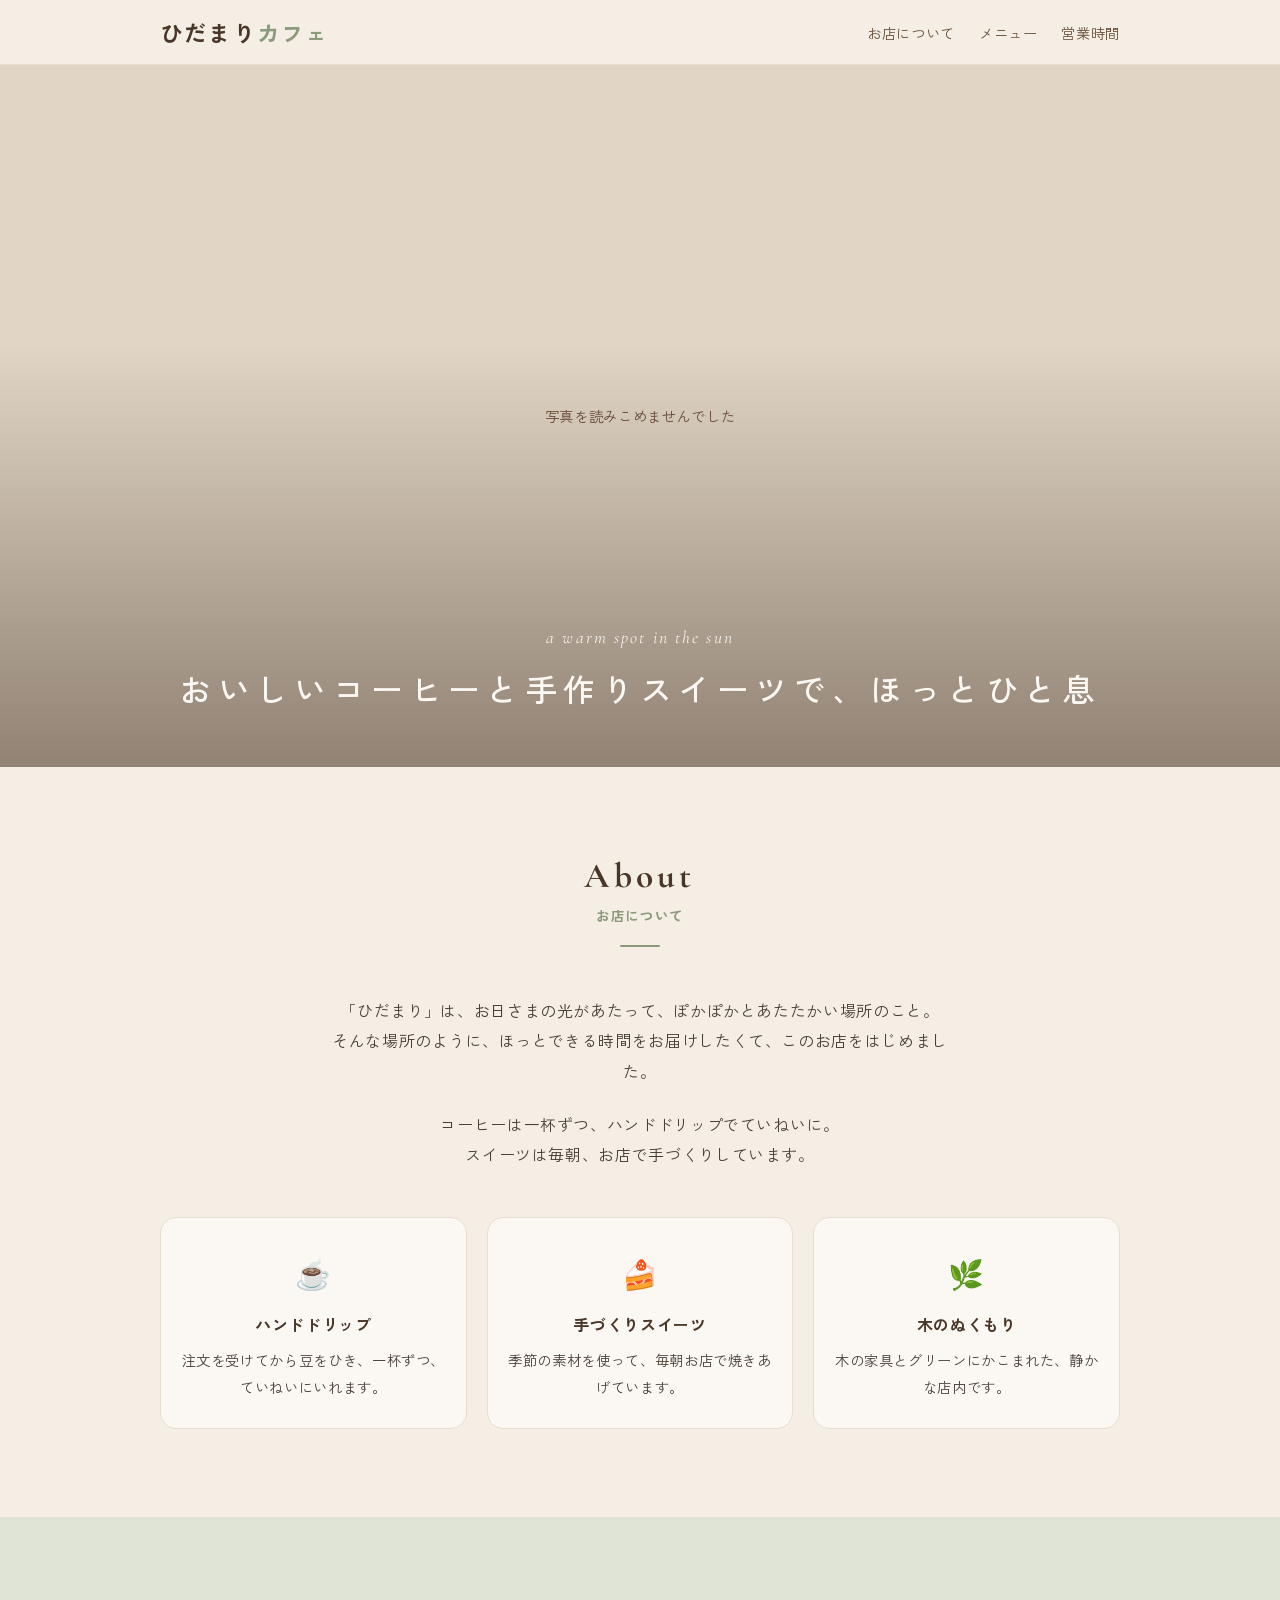
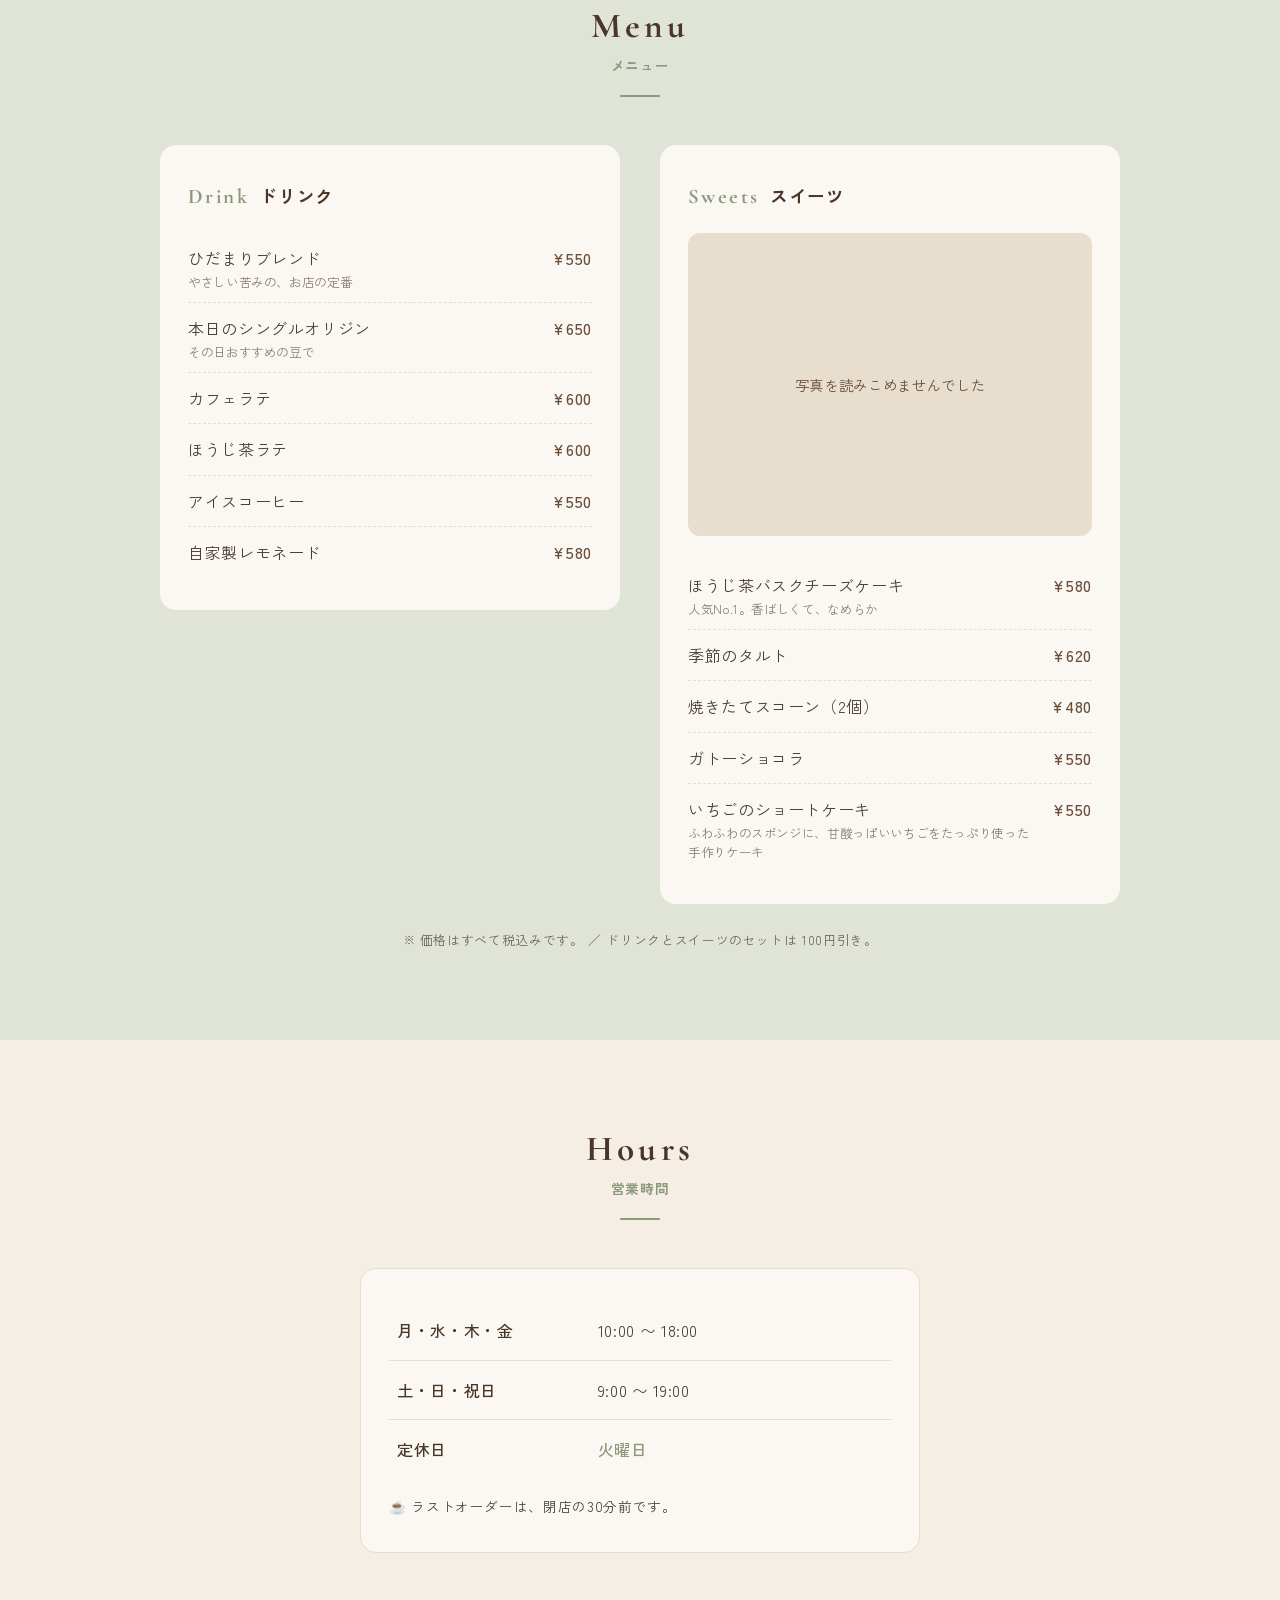
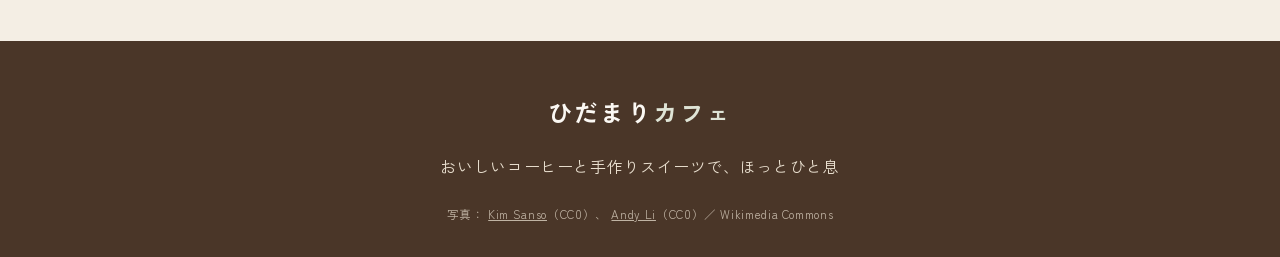
<file: cafe.html>
<!DOCTYPE html>
<html lang="ja">
<head>
  <meta charset="UTF-8">
  <meta name="viewport" content="width=device-width, initial-scale=1.0">
  <title>ひだまりカフェ</title>
  <!-- 落ち着いた雰囲気のフォント（日本語＋英語） -->
  <link href="https://fonts.googleapis.com/css2?family=Zen+Kaku+Gothic+New:wght@400;500;700&family=Cormorant+Garamond:ital,wght@0,500;0,600;1,500&display=swap" rel="stylesheet">
  <style>
    /* ===== 色の設定（ここを変えると全体の色が変わります） ===== */
    :root {
      --beige: #f4eee4;        /* 背景のベージュ */
      --beige-dark: #e8dece;   /* 少し濃いベージュ */
      --card: #fbf8f3;         /* カードの白っぽいベージュ */
      --brown: #6b4f3a;        /* 文字や見出しのブラウン */
      --brown-dark: #4a3628;   /* 濃いブラウン */
      --green: #8a9a7b;        /* くすみグリーン */
      --green-light: #dfe4d6;  /* うすいくすみグリーン */
      --text: #4a3f37;
    }

    * { box-sizing: border-box; }

    html { scroll-behavior: smooth; }

    body {
      margin: 0;
      font-family: "Zen Kaku Gothic New", "Hiragino Sans", "Meiryo", sans-serif;
      color: var(--text);
      background: var(--beige);
      line-height: 1.9;
      letter-spacing: 0.04em;
    }

    img { max-width: 100%; display: block; }

    a { color: var(--brown); }

    .en {
      font-family: "Cormorant Garamond", Georgia, serif;
      letter-spacing: 0.12em;
    }

    .inner {
      max-width: 1000px;
      margin: 0 auto;
      padding: 0 20px;
    }

    /* ===== ヘッダー ===== */
    header {
      position: sticky;
      top: 0;
      z-index: 10;
      background: rgba(244, 238, 228, 0.92);
      backdrop-filter: blur(6px);
      border-bottom: 1px solid var(--beige-dark);
    }
    header .inner {
      display: flex;
      align-items: center;
      justify-content: space-between;
      height: 64px;
    }
    .logo {
      font-size: 1.4rem;
      font-weight: 700;
      letter-spacing: 0.1em;
      color: var(--brown-dark);
      text-decoration: none;
    }
    .logo span { color: var(--green); }
    nav ul {
      display: flex;
      gap: 24px;
      list-style: none;
      margin: 0;
      padding: 0;
    }
    nav a {
      text-decoration: none;
      font-size: 0.9rem;
      color: var(--brown);
      padding-bottom: 2px;
      border-bottom: 1px solid transparent;
      transition: border-color 0.2s;
    }
    nav a:hover { border-color: var(--green); }

    /* ===== トップ（写真とキャッチコピー） ===== */
    .hero {
      position: relative;
      height: 78vh;
      min-height: 420px;
      max-height: 720px;
      overflow: hidden;
      background: var(--beige-dark);
    }
    .hero img {
      width: 100%;
      height: 100%;
      object-fit: cover;
      object-position: center 60%;
    }
    .hero::after {
      /* 写真の上にうすい色をのせて、文字を読みやすくする */
      content: "";
      position: absolute;
      inset: 0;
      background: linear-gradient(to top, rgba(74, 54, 40, 0.55), rgba(74, 54, 40, 0.05) 60%);
    }
    .hero-text {
      position: absolute;
      left: 0;
      right: 0;
      bottom: 48px;
      z-index: 1;
      color: #fbf8f3;
      text-align: center;
      padding: 0 20px;
    }
    .hero-text .en {
      display: block;
      font-size: 1.1rem;
      font-style: italic;
      opacity: 0.9;
    }
    .hero-text h1 {
      margin: 4px 0 0;
      font-size: 2rem;
      font-weight: 500;
      letter-spacing: 0.2em;
    }

    /* ===== 共通：各コーナー ===== */
    section { padding: 88px 0; }
    .section-title {
      text-align: center;
      margin: 0 0 48px;
    }
    .section-title .en {
      display: block;
      font-size: 2.2rem;
      color: var(--brown-dark);
      line-height: 1.2;
    }
    .section-title .ja {
      display: block;
      font-size: 0.85rem;
      color: var(--green);
      margin-top: 6px;
    }
    .section-title::after {
      /* 小さな葉っぱのような線 */
      content: "";
      display: block;
      width: 40px;
      height: 2px;
      margin: 16px auto 0;
      background: var(--green);
      border-radius: 2px;
    }

    /* ===== お店の紹介 ===== */
    .about-text {
      max-width: 620px;
      margin: 0 auto;
      text-align: center;
    }
    .about-text p { margin: 0 0 1.4em; }
    .features {
      display: grid;
      grid-template-columns: repeat(3, 1fr);
      gap: 20px;
      margin-top: 48px;
    }
    .feature {
      background: var(--card);
      border-radius: 16px;
      padding: 28px 20px;
      text-align: center;
      border: 1px solid var(--beige-dark);
    }
    .feature .icon { font-size: 1.8rem; }
    .feature h3 {
      margin: 8px 0 6px;
      font-size: 1rem;
      color: var(--brown-dark);
    }
    .feature p { margin: 0; font-size: 0.9rem; }

    /* ===== メニュー ===== */
    #menu { background: var(--green-light); }
    .menu-grid {
      display: grid;
      grid-template-columns: 1fr 1fr;
      gap: 40px;
      align-items: start;
    }
    .menu-box {
      background: var(--card);
      border-radius: 16px;
      padding: 32px 28px;
    }
    .menu-box h3 {
      margin: 0 0 16px;
      font-size: 1.1rem;
      color: var(--brown-dark);
      display: flex;
      align-items: baseline;
      gap: 10px;
    }
    .menu-box h3 .en { font-size: 1.3rem; color: var(--green); }
    .menu-list { list-style: none; margin: 0; padding: 0; }
    .menu-list li {
      display: flex;
      align-items: baseline;
      gap: 8px;
      padding: 10px 0;
      border-bottom: 1px dashed var(--beige-dark);
    }
    .menu-list li:last-child { border-bottom: none; }
    .menu-list .name { flex: 0 1 auto; }  /* 幅が足りないときは、説明文を折り返す */
    .menu-list .dots { flex: 1; }
    .menu-list .price { flex-shrink: 0; color: var(--brown); font-weight: 500; }
    .menu-list small {
      display: block;
      font-size: 0.78rem;
      color: #8a7d72;
      line-height: 1.5;
    }
    .menu-photo {
      margin: 0 0 24px;
      border-radius: 12px;
      overflow: hidden;
      background: var(--beige-dark);
      aspect-ratio: 4 / 3;
    }
    .menu-photo img { width: 100%; height: 100%; object-fit: cover; object-position: center 55%; }
    .note {
      margin: 24px 0 0;
      font-size: 0.8rem;
      text-align: center;
      color: #6f655c;
    }

    /* ===== 営業時間 ===== */
    .hours {
      max-width: 560px;
      margin: 0 auto;
      background: var(--card);
      border-radius: 16px;
      padding: 32px 28px;
      border: 1px solid var(--beige-dark);
    }
    .hours table { width: 100%; border-collapse: collapse; }
    .hours th, .hours td {
      padding: 14px 8px;
      border-bottom: 1px solid var(--beige-dark);
      text-align: left;
    }
    .hours th { color: var(--brown-dark); font-weight: 500; width: 40%; }
    .hours tr:last-child th, .hours tr:last-child td { border-bottom: none; }
    .closed { color: var(--green); font-weight: 500; }
    .hours .memo { margin: 16px 0 0; font-size: 0.85rem; }

    /* ===== フッター ===== */
    footer {
      background: var(--brown-dark);
      color: #e8dece;
      padding: 48px 0 32px;
      text-align: center;
    }
    footer .logo { color: #fbf8f3; font-size: 1.5rem; }
    footer .logo span { color: var(--green-light); }
    footer a { color: #e8dece; }
    .credits {
      margin: 24px auto 0;
      max-width: 640px;
      font-size: 0.72rem;
      line-height: 1.7;
      opacity: 0.75;
    }

    /* 写真が読みこめなかったとき */
    .img-error {
      display: flex;
      align-items: center;
      justify-content: center;
      width: 100%;
      height: 100%;
      min-height: 200px;
      background: var(--beige-dark);
      color: var(--brown);
      font-size: 0.9rem;
    }

    /* ===== スマホ用（画面がせまいとき） ===== */
    @media (max-width: 720px) {
      header .inner { height: auto; flex-direction: column; padding-top: 10px; padding-bottom: 8px; }
      nav ul { gap: 18px; }
      .hero { height: 60vh; min-height: 360px; }
      .hero-text h1 { font-size: 1.5rem; letter-spacing: 0.12em; }
      section { padding: 64px 0; }
      .section-title .en { font-size: 1.8rem; }
      .about-text { text-align: left; }
      .features { grid-template-columns: 1fr; gap: 14px; }
      .menu-grid { grid-template-columns: 1fr; gap: 24px; }
      .menu-box, .hours { padding: 24px 18px; }
    }
  </style>
</head>
<body>

  <!-- ===== ヘッダー ===== -->
  <header>
    <div class="inner">
      <a href="#" class="logo">ひだまり<span>カフェ</span></a>
      <nav>
        <ul>
          <li><a href="#about">お店について</a></li>
          <li><a href="#menu">メニュー</a></li>
          <li><a href="#hours">営業時間</a></li>
        </ul>
      </nav>
    </div>
  </header>

  <!-- ===== トップ ===== -->
  <div class="hero">
    <img
      src="https://upload.wikimedia.org/wikipedia/commons/thumb/d/df/Manual_drip_%28pour-over%29_coffee.jpg/1280px-Manual_drip_%28pour-over%29_coffee.jpg"
      alt="ドリップポットで、ていねいにコーヒーをいれているところ"
      onerror="this.outerHTML='&lt;div class=&quot;img-error&quot;&gt;写真を読みこめませんでした&lt;/div&gt;'">
    <div class="hero-text">
      <span class="en">a warm spot in the sun</span>
      <h1>おいしいコーヒーと手作りスイーツで、ほっとひと息</h1>
    </div>
  </div>

  <main>

    <!-- ===== お店の紹介 ===== -->
    <section id="about">
      <div class="inner">
        <h2 class="section-title">
          <span class="en">About</span>
          <span class="ja">お店について</span>
        </h2>
        <div class="about-text">
          <p>
            「ひだまり」は、お日さまの光があたって、ぽかぽかとあたたかい場所のこと。<br>
            そんな場所のように、ほっとできる時間をお届けしたくて、このお店をはじめました。
          </p>
          <p>
            コーヒーは一杯ずつ、ハンドドリップでていねいに。<br>
            スイーツは毎朝、お店で手づくりしています。
          </p>
        </div>

        <div class="features">
          <div class="feature">
            <div class="icon">☕</div>
            <h3>ハンドドリップ</h3>
            <p>注文を受けてから豆をひき、一杯ずつ、ていねいにいれます。</p>
          </div>
          <div class="feature">
            <div class="icon">🍰</div>
            <h3>手づくりスイーツ</h3>
            <p>季節の素材を使って、毎朝お店で焼きあげています。</p>
          </div>
          <div class="feature">
            <div class="icon">🌿</div>
            <h3>木のぬくもり</h3>
            <p>木の家具とグリーンにかこまれた、静かな店内です。</p>
          </div>
        </div>
      </div>
    </section>

    <!-- ===== メニュー ===== -->
    <section id="menu">
      <div class="inner">
        <h2 class="section-title">
          <span class="en">Menu</span>
          <span class="ja">メニュー</span>
        </h2>

        <div class="menu-grid">
          <!-- ドリンク -->
          <div class="menu-box">
            <h3><span class="en">Drink</span>ドリンク</h3>
            <ul class="menu-list">
              <li><span class="name">ひだまりブレンド<small>やさしい苦みの、お店の定番</small></span><span class="dots"></span><span class="price">¥550</span></li>
              <li><span class="name">本日のシングルオリジン<small>その日おすすめの豆で</small></span><span class="dots"></span><span class="price">¥650</span></li>
              <li><span class="name">カフェラテ</span><span class="dots"></span><span class="price">¥600</span></li>
              <li><span class="name">ほうじ茶ラテ</span><span class="dots"></span><span class="price">¥600</span></li>
              <li><span class="name">アイスコーヒー</span><span class="dots"></span><span class="price">¥550</span></li>
              <li><span class="name">自家製レモネード</span><span class="dots"></span><span class="price">¥580</span></li>
            </ul>
          </div>

          <!-- スイーツ -->
          <div class="menu-box">
            <h3><span class="en">Sweets</span>スイーツ</h3>
            <figure class="menu-photo">
              <img
                src="https://upload.wikimedia.org/wikipedia/commons/thumb/0/09/Hojicha_Basque_Cheesecake_-_MOGUMOGU_2024-11-02.jpg/960px-Hojicha_Basque_Cheesecake_-_MOGUMOGU_2024-11-02.jpg"
                alt="白いお皿にのった、ほうじ茶のバスクチーズケーキ"
                loading="lazy"
                onerror="this.outerHTML='&lt;div class=&quot;img-error&quot;&gt;写真を読みこめませんでした&lt;/div&gt;'">
            </figure>
            <ul class="menu-list">
              <li><span class="name">ほうじ茶バスクチーズケーキ<small>人気No.1。香ばしくて、なめらか</small></span><span class="dots"></span><span class="price">¥580</span></li>
              <li><span class="name">季節のタルト</span><span class="dots"></span><span class="price">¥620</span></li>
              <li><span class="name">焼きたてスコーン（2個）</span><span class="dots"></span><span class="price">¥480</span></li>
              <li><span class="name">ガトーショコラ</span><span class="dots"></span><span class="price">¥550</span></li>
              <li><span class="name">いちごのショートケーキ<small>ふわふわのスポンジに、甘酸っぱいいちごをたっぷり使った手作りケーキ</small></span><span class="dots"></span><span class="price">¥550</span></li>
            </ul>
          </div>
        </div>

        <p class="note">※ 価格はすべて税込みです。 ／ ドリンクとスイーツのセットは 100円引き。</p>
      </div>
    </section>

    <!-- ===== 営業時間 ===== -->
    <section id="hours">
      <div class="inner">
        <h2 class="section-title">
          <span class="en">Hours</span>
          <span class="ja">営業時間</span>
        </h2>
        <div class="hours">
          <table>
            <tr><th>月・水・木・金</th><td>10:00 〜 18:00</td></tr>
            <tr><th>土・日・祝日</th><td>9:00 〜 19:00</td></tr>
            <tr><th>定休日</th><td class="closed">火曜日</td></tr>
          </table>
          <p class="memo">☕ ラストオーダーは、閉店の30分前です。</p>
        </div>
      </div>
    </section>

  </main>

  <!-- ===== フッター ===== -->
  <footer>
    <div class="inner">
      <div class="logo">ひだまり<span>カフェ</span></div>
      <p>おいしいコーヒーと手作りスイーツで、ほっとひと息</p>
      <p class="credits">
        写真：
        <a href="https://commons.wikimedia.org/wiki/File:Manual_drip_(pour-over)_coffee.jpg" target="_blank" rel="noopener">Kim Sanso</a>（CC0）、
        <a href="https://commons.wikimedia.org/wiki/File:Hojicha_Basque_Cheesecake_-_MOGUMOGU_2024-11-02.jpg" target="_blank" rel="noopener">Andy Li</a>（CC0）／ Wikimedia Commons
      </p>
    </div>
  </footer>

</body>
</html>
</file>
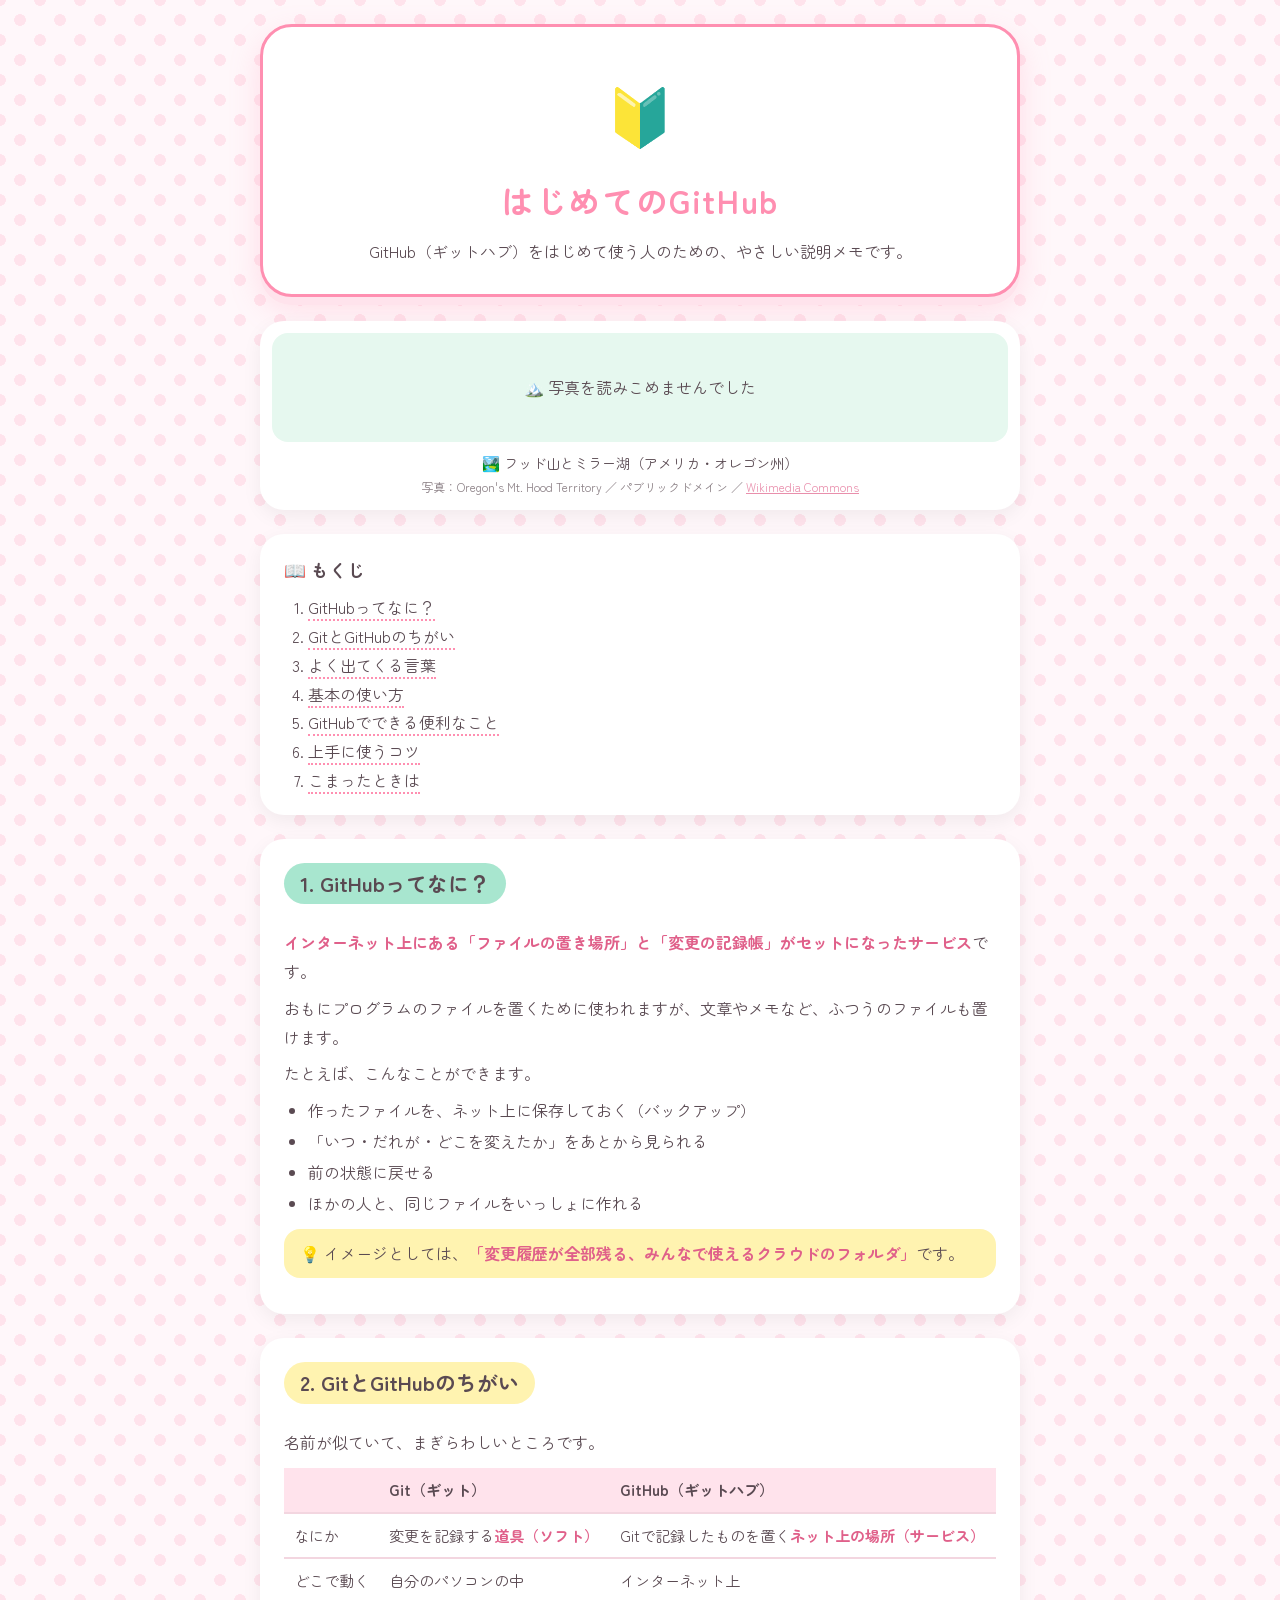
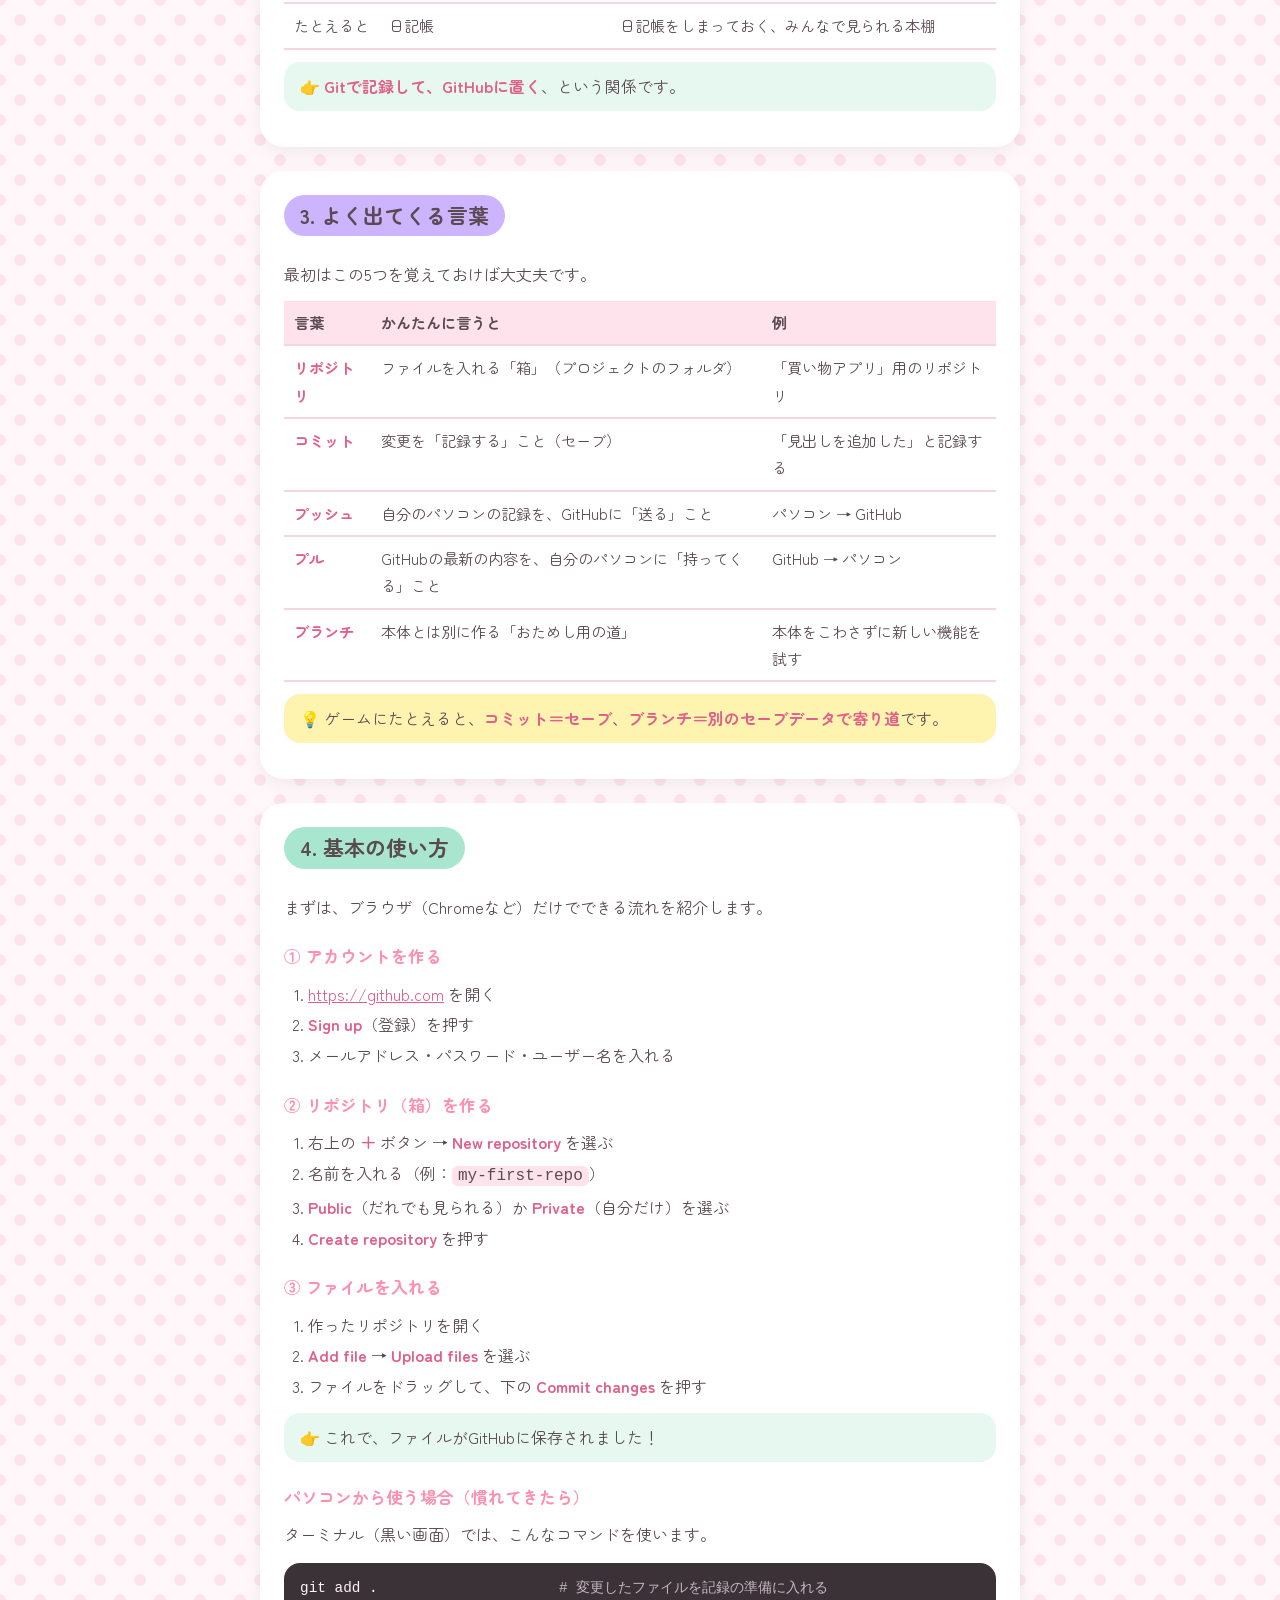
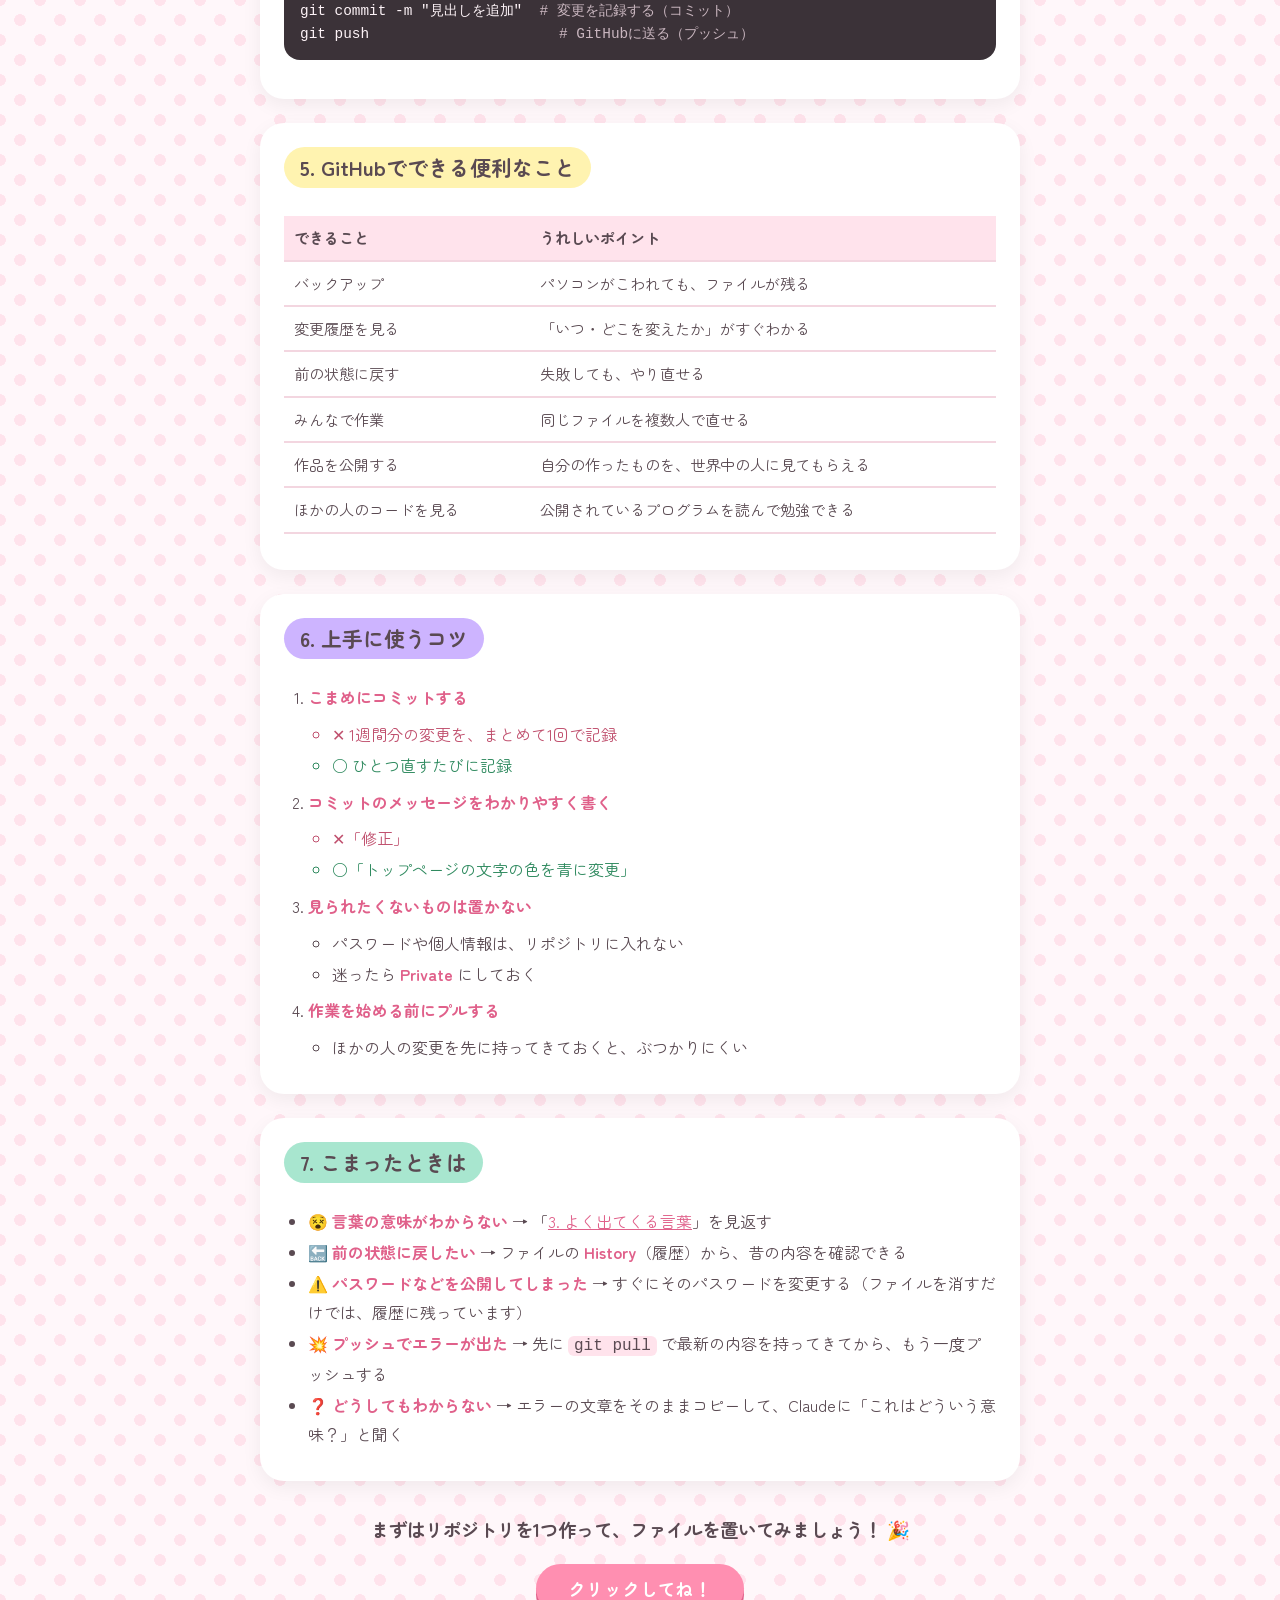
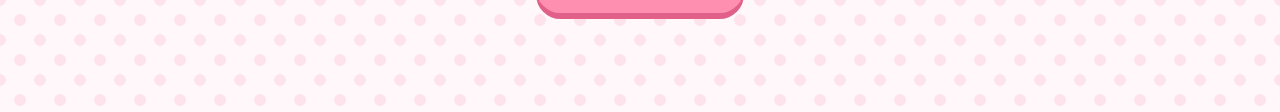
<file: github.html>
<!DOCTYPE html>
<html lang="ja">
<head>
  <meta charset="UTF-8">
  <meta name="viewport" content="width=device-width, initial-scale=1.0">
  <title>はじめてのGitHub</title>
  <!-- まるっこくて読みやすいフォント（index.html と同じもの） -->
  <link href="https://fonts.googleapis.com/css2?family=Zen+Maru+Gothic:wght@400;700&display=swap" rel="stylesheet">
  <style>
    /* ===== 色の設定（ここを変えると全体の色が変わります） ===== */
    :root {
      --pink: #ff8fb1;
      --pink-light: #ffe3ec;
      --mint: #a8e6cf;
      --mint-light: #e6f8ef;
      --yellow: #fff3b0;
      --purple: #cdb4ff;
      --text: #5a4a52;
      --bg: #fff7fa;
      --card: #ffffff;
      --code-bg: #3b3238;
      --code-text: #fdf3f7;
      --line: #f3d6e0;
    }

    * { box-sizing: border-box; }

    body {
      margin: 0;
      padding: 24px 16px 48px;
      font-family: "Zen Maru Gothic", "Hiragino Maru Gothic ProN", "Meiryo", sans-serif;
      color: var(--text);
      background-color: var(--bg);
      /* 水玉もよう */
      background-image: radial-gradient(var(--pink-light) 20%, transparent 21%),
                        radial-gradient(var(--pink-light) 20%, transparent 21%);
      background-size: 40px 40px;
      background-position: 0 0, 20px 20px;
      line-height: 1.8;
    }

    .container { max-width: 760px; margin: 0 auto; }

    /* ===== いちばん上のタイトル ===== */
    .hero {
      background: var(--card);
      border: 3px solid var(--pink);
      border-radius: 32px;
      padding: 36px 24px 28px;
      text-align: center;
      box-shadow: 0 8px 0 var(--pink-light), 0 12px 30px rgba(255, 143, 177, 0.25);
    }
    .hero .icon {
      font-size: 56px;
      animation: fuwafuwa 3s ease-in-out infinite;
    }
    @keyframes fuwafuwa {
      0%, 100% { transform: translateY(0); }
      50% { transform: translateY(-8px); }
    }
    .hero h1 { margin: 8px 0 8px; font-size: 2rem; color: var(--pink); letter-spacing: 0.05em; }
    .hero p { margin: 0; }

    /* ===== 風景の写真 ===== */
    .photo {
      background: var(--card);
      border-radius: 24px;
      padding: 12px 12px 8px;
      margin: 24px 0 0;
      box-shadow: 0 6px 20px rgba(0, 0, 0, 0.06);
    }
    .photo img {
      display: block;
      width: 100%;
      height: auto;
      aspect-ratio: 2048 / 1626;
      object-fit: cover;
      border-radius: 16px;
      background: var(--mint-light);
    }
    .photo figcaption {
      text-align: center;
      font-size: 0.9rem;
      padding: 8px 4px 4px;
    }
    .photo .credit { display: block; font-size: 0.75rem; opacity: 0.7; }
    .photo-error {
      padding: 40px 16px;
      text-align: center;
      background: var(--mint-light);
      border-radius: 16px;
    }

    /* ===== もくじ ===== */
    .toc {
      background: var(--card);
      border-radius: 24px;
      padding: 20px 24px;
      margin-top: 24px;
      box-shadow: 0 6px 20px rgba(0, 0, 0, 0.06);
    }
    .toc h2 { margin: 0 0 8px; font-size: 1.1rem; }
    .toc ol { margin: 0; padding-left: 1.5em; }
    .toc a { color: var(--text); text-decoration: none; border-bottom: 2px dotted var(--pink); }
    .toc a:hover { color: var(--pink); }

    /* ===== 各章のカード ===== */
    .section {
      background: var(--card);
      border-radius: 24px;
      padding: 24px;
      margin-top: 24px;
      box-shadow: 0 6px 20px rgba(0, 0, 0, 0.06);
    }
    .section h2 {
      margin: 0 0 16px;
      font-size: 1.3rem;
      display: inline-block;
      padding: 2px 16px;
      border-radius: 999px;
      background: var(--pink-light);
    }
    .section:nth-of-type(3n+1) h2 { background: var(--mint); }
    .section:nth-of-type(3n+2) h2 { background: var(--yellow); }
    .section:nth-of-type(3n)   h2 { background: var(--purple); }

    .section h3 {
      margin: 20px 0 6px;
      font-size: 1.05rem;
      color: var(--pink);
    }
    .section p { margin: 8px 0; }
    .section ul, .section ol { margin: 8px 0; padding-left: 1.5em; }
    .section li { margin: 2px 0; }
    strong { color: #e0608a; }

    /* ===== 表（スマホでは横にスクロールできる） ===== */
    .table-wrap { overflow-x: auto; margin: 12px 0; }
    table {
      width: 100%;
      border-collapse: collapse;
      font-size: 0.95rem;
      min-width: 480px;
    }
    th, td {
      border-bottom: 2px solid var(--line);
      padding: 8px 10px;
      text-align: left;
      vertical-align: top;
    }
    th { background: var(--pink-light); }

    /* ===== ひとことメモ ===== */
    .tip, .point {
      border-radius: 16px;
      padding: 10px 16px;
      margin: 12px 0;
    }
    .tip   { background: var(--yellow); }
    .point { background: var(--mint-light); }

    /* ===== ✕ / ○ の例 ===== */
    .ng { color: #c0506e; }
    .ok { color: #2f8a5f; }

    /* ===== コマンドの例 ===== */
    pre {
      background: var(--code-bg);
      color: var(--code-text);
      border-radius: 16px;
      padding: 14px 16px;
      overflow-x: auto;
      font-size: 0.9rem;
      line-height: 1.6;
    }
    code { font-family: Consolas, "Courier New", monospace; }
    p code, li code, td code {
      background: var(--pink-light);
      padding: 1px 6px;
      border-radius: 6px;
    }
    .comment { color: #c9b6bf; }

    a { color: #e0608a; }

    /* ===== さいごのひとこと ===== */
    .ending {
      text-align: center;
      font-weight: bold;
      font-size: 1.15rem;
      margin-top: 32px;
    }

    /* ===== 「クリックしてね！」ボタン ===== */
    .cheer { text-align: center; margin-top: 16px; }
    .cheer-button {
      font-family: inherit;
      font-size: 1.1rem;
      font-weight: bold;
      color: white;
      background: var(--pink);
      border: none;
      border-radius: 999px;
      padding: 12px 32px;
      cursor: pointer;
      box-shadow: 0 6px 0 #e0608a;
      transition: transform 0.15s, box-shadow 0.15s;
    }
    .cheer-button:hover { transform: translateY(-2px); box-shadow: 0 8px 0 #e0608a; }
    .cheer-button:active { transform: translateY(4px); box-shadow: 0 2px 0 #e0608a; }
    .cheer-message {
      margin: 20px auto 0;
      display: inline-block;
      background: var(--yellow);
      padding: 10px 24px;
      border-radius: 999px;
      font-weight: bold;
      font-size: 1.1rem;
      opacity: 0;
      transform: scale(0.8);
      transition: opacity 0.4s, transform 0.4s;
    }
    .cheer-message.show { opacity: 1; transform: scale(1); }

    @media (max-width: 480px) {
      .hero h1 { font-size: 1.6rem; }
      .section { padding: 20px 16px; }
    }
  </style>
</head>
<body>
  <div class="container">

    <!-- ===== タイトル ===== -->
    <header class="hero">
      <div class="icon">🔰</div>
      <h1>はじめてのGitHub</h1>
      <p>GitHub（ギットハブ）をはじめて使う人のための、やさしい説明メモです。</p>
    </header>

    <!-- ===== 風景の写真（パブリックドメイン） ===== -->
    <figure class="photo">
      <img
        src="https://upload.wikimedia.org/wikipedia/commons/thumb/e/ef/Mount_Hood_reflected_in_Mirror_Lake%2C_Oregon.jpg/1280px-Mount_Hood_reflected_in_Mirror_Lake%2C_Oregon.jpg"
        alt="雪をかぶったフッド山と、その姿がうつる静かなミラー湖"
        loading="lazy"
        onerror="this.outerHTML='&lt;div class=&quot;photo-error&quot;&gt;🏔️ 写真を読みこめませんでした&lt;/div&gt;'">
      <figcaption>
        🏞️ フッド山とミラー湖（アメリカ・オレゴン州）
        <span class="credit">
          写真：Oregon's Mt. Hood Territory ／ パブリックドメイン ／
          <a href="https://commons.wikimedia.org/wiki/File:Mount_Hood_reflected_in_Mirror_Lake,_Oregon.jpg" target="_blank" rel="noopener">Wikimedia Commons</a>
        </span>
      </figcaption>
    </figure>

    <!-- ===== もくじ ===== -->
    <nav class="toc">
      <h2>📖 もくじ</h2>
      <ol>
        <li><a href="#s1">GitHubってなに？</a></li>
        <li><a href="#s2">GitとGitHubのちがい</a></li>
        <li><a href="#s3">よく出てくる言葉</a></li>
        <li><a href="#s4">基本の使い方</a></li>
        <li><a href="#s5">GitHubでできる便利なこと</a></li>
        <li><a href="#s6">上手に使うコツ</a></li>
        <li><a href="#s7">こまったときは</a></li>
      </ol>
    </nav>

    <!-- ===== 1章 ===== -->
    <section class="section" id="s1">
      <h2>1. GitHubってなに？</h2>
      <p><strong>インターネット上にある「ファイルの置き場所」と「変更の記録帳」がセットになったサービス</strong>です。</p>
      <p>おもにプログラムのファイルを置くために使われますが、文章やメモなど、ふつうのファイルも置けます。</p>
      <p>たとえば、こんなことができます。</p>
      <ul>
        <li>作ったファイルを、ネット上に保存しておく（バックアップ）</li>
        <li>「いつ・だれが・どこを変えたか」をあとから見られる</li>
        <li>前の状態に戻せる</li>
        <li>ほかの人と、同じファイルをいっしょに作れる</li>
      </ul>
      <div class="tip">💡 イメージとしては、<strong>「変更履歴が全部残る、みんなで使えるクラウドのフォルダ」</strong>です。</div>
    </section>

    <!-- ===== 2章 ===== -->
    <section class="section" id="s2">
      <h2>2. GitとGitHubのちがい</h2>
      <p>名前が似ていて、まぎらわしいところです。</p>
      <div class="table-wrap">
        <table>
          <tr><th></th><th>Git（ギット）</th><th>GitHub（ギットハブ）</th></tr>
          <tr><td>なにか</td><td>変更を記録する<strong>道具（ソフト）</strong></td><td>Gitで記録したものを置く<strong>ネット上の場所（サービス）</strong></td></tr>
          <tr><td>どこで動く</td><td>自分のパソコンの中</td><td>インターネット上</td></tr>
          <tr><td>たとえると</td><td>日記帳</td><td>日記帳をしまっておく、みんなで見られる本棚</td></tr>
        </table>
      </div>
      <div class="point">👉 <strong>Gitで記録して、GitHubに置く</strong>、という関係です。</div>
    </section>

    <!-- ===== 3章 ===== -->
    <section class="section" id="s3">
      <h2>3. よく出てくる言葉</h2>
      <p>最初はこの5つを覚えておけば大丈夫です。</p>
      <div class="table-wrap">
        <table>
          <tr><th>言葉</th><th>かんたんに言うと</th><th>例</th></tr>
          <tr><td><strong>リポジトリ</strong></td><td>ファイルを入れる「箱」（プロジェクトのフォルダ）</td><td>「買い物アプリ」用のリポジトリ</td></tr>
          <tr><td><strong>コミット</strong></td><td>変更を「記録する」こと（セーブ）</td><td>「見出しを追加した」と記録する</td></tr>
          <tr><td><strong>プッシュ</strong></td><td>自分のパソコンの記録を、GitHubに「送る」こと</td><td>パソコン → GitHub</td></tr>
          <tr><td><strong>プル</strong></td><td>GitHubの最新の内容を、自分のパソコンに「持ってくる」こと</td><td>GitHub → パソコン</td></tr>
          <tr><td><strong>ブランチ</strong></td><td>本体とは別に作る「おためし用の道」</td><td>本体をこわさずに新しい機能を試す</td></tr>
        </table>
      </div>
      <div class="tip">💡 ゲームにたとえると、<strong>コミット＝セーブ</strong>、<strong>ブランチ＝別のセーブデータで寄り道</strong>です。</div>
    </section>

    <!-- ===== 4章 ===== -->
    <section class="section" id="s4">
      <h2>4. 基本の使い方</h2>
      <p>まずは、ブラウザ（Chromeなど）だけでできる流れを紹介します。</p>

      <h3>① アカウントを作る</h3>
      <ol>
        <li><a href="https://github.com" target="_blank" rel="noopener">https://github.com</a> を開く</li>
        <li><strong>Sign up</strong>（登録）を押す</li>
        <li>メールアドレス・パスワード・ユーザー名を入れる</li>
      </ol>

      <h3>② リポジトリ（箱）を作る</h3>
      <ol>
        <li>右上の <strong>＋</strong> ボタン → <strong>New repository</strong> を選ぶ</li>
        <li>名前を入れる（例：<code>my-first-repo</code>）</li>
        <li><strong>Public</strong>（だれでも見られる）か <strong>Private</strong>（自分だけ）を選ぶ</li>
        <li><strong>Create repository</strong> を押す</li>
      </ol>

      <h3>③ ファイルを入れる</h3>
      <ol>
        <li>作ったリポジトリを開く</li>
        <li><strong>Add file</strong> → <strong>Upload files</strong> を選ぶ</li>
        <li>ファイルをドラッグして、下の <strong>Commit changes</strong> を押す</li>
      </ol>
      <div class="point">👉 これで、ファイルがGitHubに保存されました！</div>

      <h3>パソコンから使う場合（慣れてきたら）</h3>
      <p>ターミナル（黒い画面）では、こんなコマンドを使います。</p>
<pre><code>git add .                     <span class="comment"># 変更したファイルを記録の準備に入れる</span>
git commit -m "見出しを追加"  <span class="comment"># 変更を記録する（コミット）</span>
git push                      <span class="comment"># GitHubに送る（プッシュ）</span></code></pre>
    </section>

    <!-- ===== 5章 ===== -->
    <section class="section" id="s5">
      <h2>5. GitHubでできる便利なこと</h2>
      <div class="table-wrap">
        <table>
          <tr><th>できること</th><th>うれしいポイント</th></tr>
          <tr><td>バックアップ</td><td>パソコンがこわれても、ファイルが残る</td></tr>
          <tr><td>変更履歴を見る</td><td>「いつ・どこを変えたか」がすぐわかる</td></tr>
          <tr><td>前の状態に戻す</td><td>失敗しても、やり直せる</td></tr>
          <tr><td>みんなで作業</td><td>同じファイルを複数人で直せる</td></tr>
          <tr><td>作品を公開する</td><td>自分の作ったものを、世界中の人に見てもらえる</td></tr>
          <tr><td>ほかの人のコードを見る</td><td>公開されているプログラムを読んで勉強できる</td></tr>
        </table>
      </div>
    </section>

    <!-- ===== 6章 ===== -->
    <section class="section" id="s6">
      <h2>6. 上手に使うコツ</h2>
      <ol>
        <li><strong>こまめにコミットする</strong>
          <ul>
            <li class="ng">✕ 1週間分の変更を、まとめて1回で記録</li>
            <li class="ok">○ ひとつ直すたびに記録</li>
          </ul>
        </li>
        <li><strong>コミットのメッセージをわかりやすく書く</strong>
          <ul>
            <li class="ng">✕「修正」</li>
            <li class="ok">○「トップページの文字の色を青に変更」</li>
          </ul>
        </li>
        <li><strong>見られたくないものは置かない</strong>
          <ul>
            <li>パスワードや個人情報は、リポジトリに入れない</li>
            <li>迷ったら <strong>Private</strong> にしておく</li>
          </ul>
        </li>
        <li><strong>作業を始める前にプルする</strong>
          <ul>
            <li>ほかの人の変更を先に持ってきておくと、ぶつかりにくい</li>
          </ul>
        </li>
      </ol>
    </section>

    <!-- ===== 7章 ===== -->
    <section class="section" id="s7">
      <h2>7. こまったときは</h2>
      <ul>
        <li>😵 <strong>言葉の意味がわからない</strong> → 「<a href="#s3">3. よく出てくる言葉</a>」を見返す</li>
        <li>🔙 <strong>前の状態に戻したい</strong> → ファイルの <strong>History</strong>（履歴）から、昔の内容を確認できる</li>
        <li>⚠️ <strong>パスワードなどを公開してしまった</strong> → すぐにそのパスワードを変更する（ファイルを消すだけでは、履歴に残っています）</li>
        <li>💥 <strong>プッシュでエラーが出た</strong> → 先に <code>git pull</code> で最新の内容を持ってきてから、もう一度プッシュする</li>
        <li>❓ <strong>どうしてもわからない</strong> → エラーの文章をそのままコピーして、Claudeに「これはどういう意味？」と聞く</li>
      </ul>
    </section>

    <p class="ending">まずはリポジトリを1つ作って、ファイルを置いてみましょう！ 🎉</p>

    <!-- ===== 「クリックしてね！」ボタン ===== -->
    <div class="cheer">
      <button type="button" class="cheer-button" id="cheerButton">クリックしてね！</button>
      <br>
      <p class="cheer-message" id="cheerMessage" aria-live="polite"></p>
    </div>

  </div>

  <script>
    // ボタンを押したら、メッセージをふわっと表示する
    document.getElementById("cheerButton").addEventListener("click", function () {
      var message = document.getElementById("cheerMessage");
      message.textContent = "GitHubの勉強、がんばろう！ 💪";
      message.classList.remove("show");
      void message.offsetWidth; // もう一度押したときも、アニメーションさせるため
      message.classList.add("show");
    });
  </script>
</body>
</html>
</file>
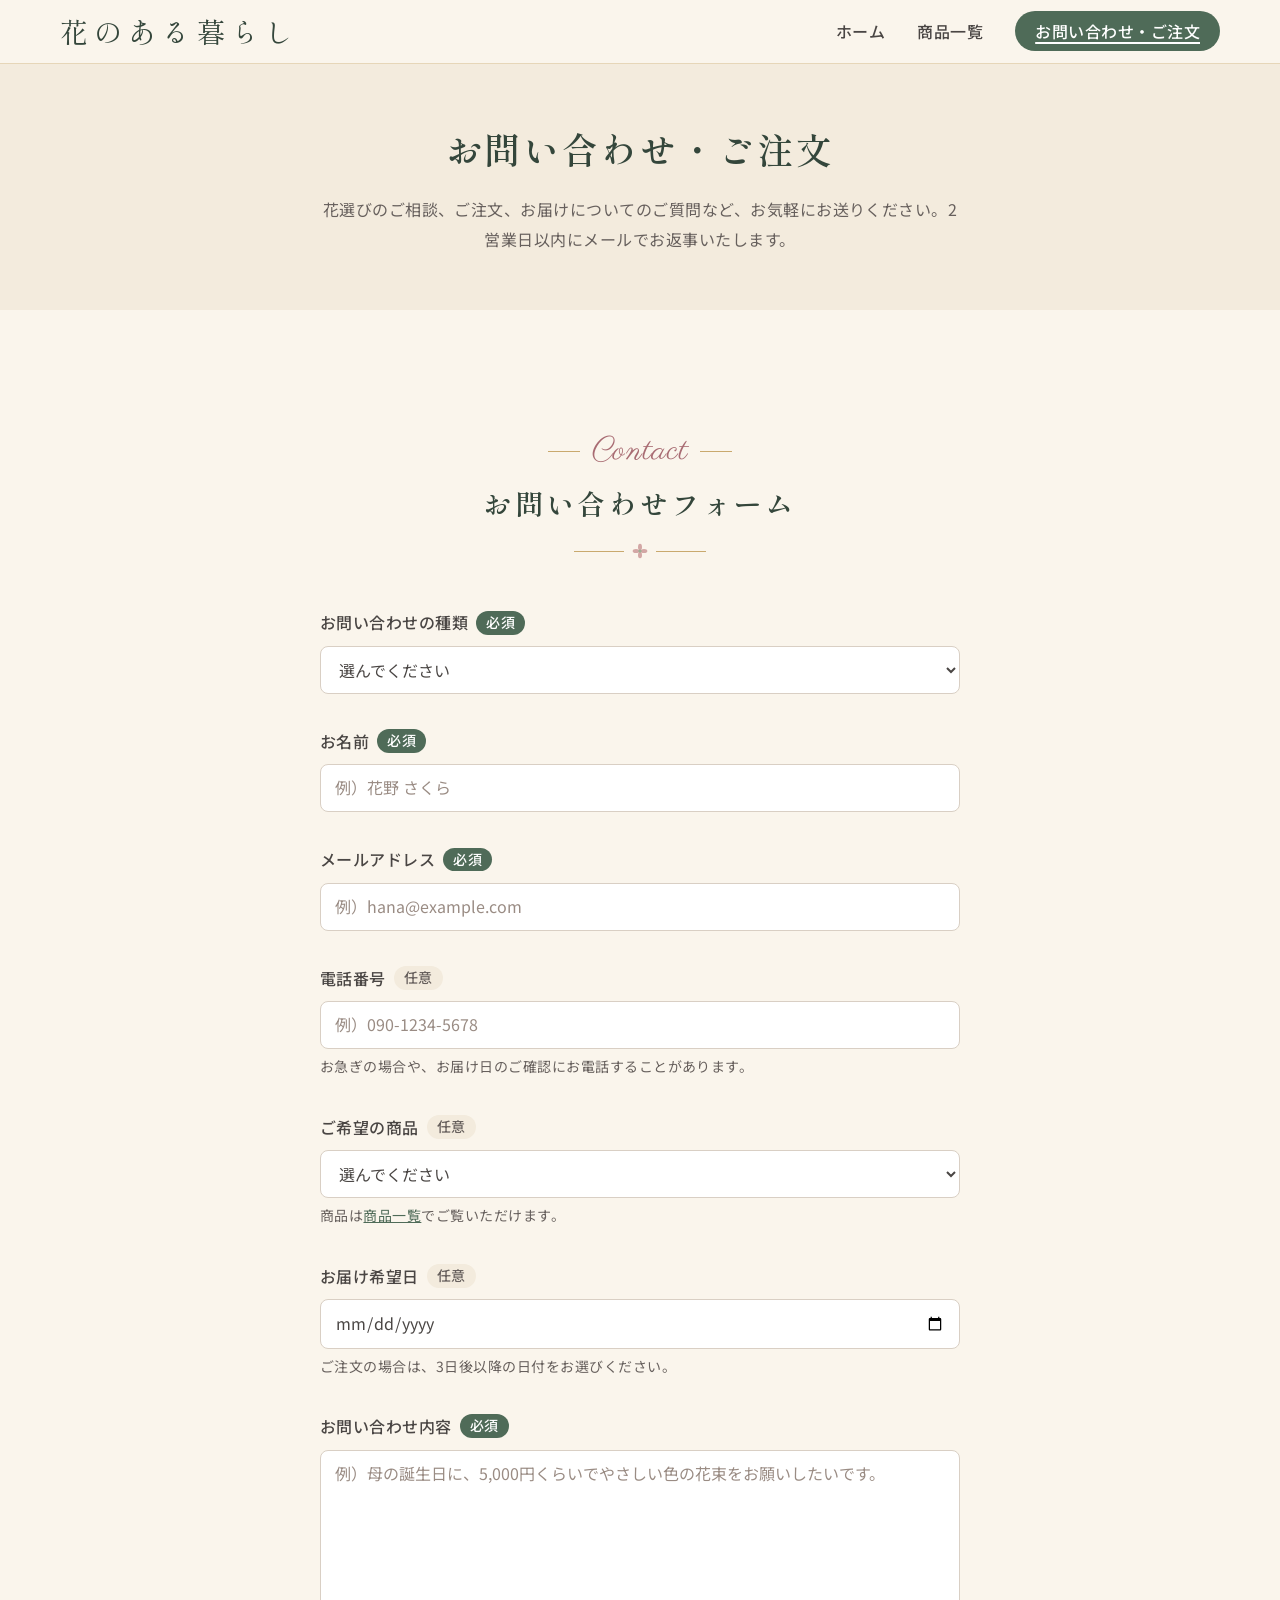
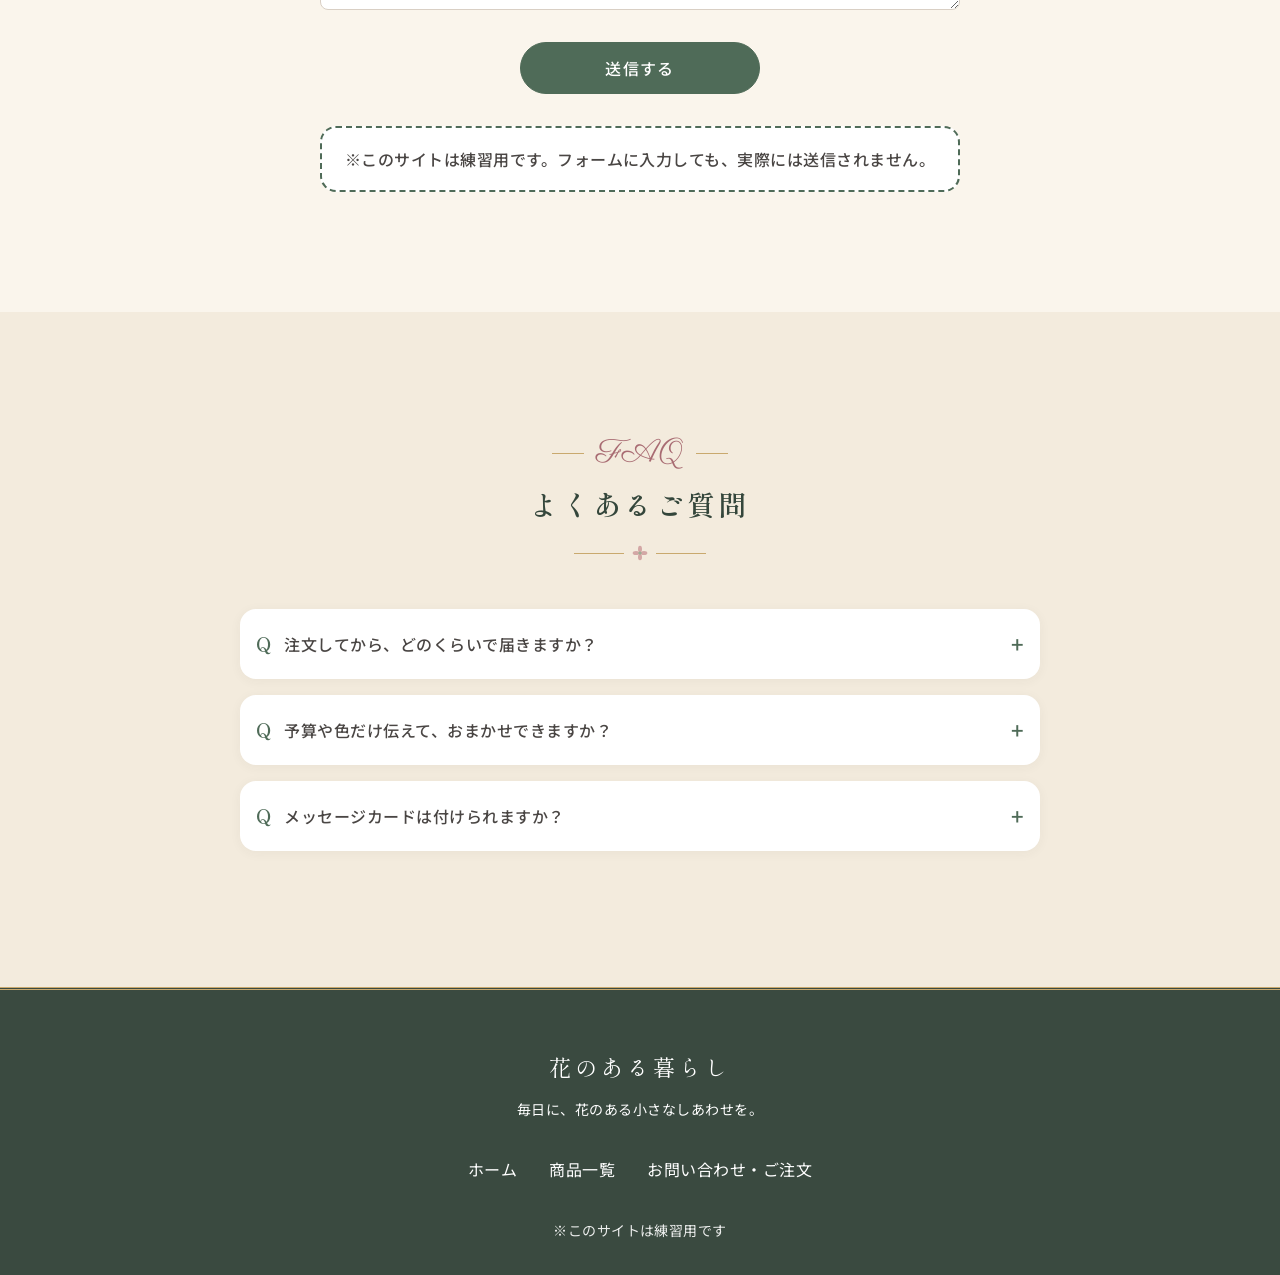
<file: hana-lp/contact.html>
<!DOCTYPE html>
<html lang="ja">
<head>
  <meta charset="UTF-8">
  <meta name="viewport" content="width=device-width, initial-scale=1">
  <title>お問い合わせ・ご注文｜花のある暮らし（練習用）</title>
  <meta name="description" content="花選びのご相談、ご注文、お届けについてのご質問はこちらから。オンラインの花屋「花のある暮らし」のお問い合わせページです。（練習用サイト）">
  <link rel="preconnect" href="https://fonts.googleapis.com">
  <link rel="preconnect" href="https://fonts.gstatic.com" crossorigin>
  <link href="https://fonts.googleapis.com/css2?family=Noto+Sans+JP:wght@400;500&family=Parisienne&family=Shippori+Mincho:wght@400;500;600;700&display=swap" rel="stylesheet">
  <link rel="stylesheet" href="style.css">
  <script src="script.js" defer></script>
</head>
<body>

  <!-- ヘッダー（index.html と同じ） -->
  <header class="site-header">
    <div class="container">
      <a class="logo" href="index.html">花のある暮らし</a>

      <button class="menu-toggle" type="button" aria-expanded="false" aria-controls="global-nav">
        <span class="menu-toggle-bar"></span>
        <span class="visually-hidden">メニューを開く</span>
      </button>

      <nav class="global-nav" id="global-nav" aria-label="メインメニュー">
        <ul>
          <li><a href="index.html">ホーム</a></li>
          <li><a href="products.html">商品一覧</a></li>
          <li><a class="nav-cta" href="contact.html" aria-current="page">お問い合わせ・ご注文</a></li>
        </ul>
      </nav>
    </div>
  </header>

  <main>

    <!-- ページの見出し -->
    <section class="page-header">
      <div class="container">
        <h1>お問い合わせ・ご注文</h1>
        <p>花選びのご相談、ご注文、お届けについてのご質問など、お気軽にお送りください。2営業日以内にメールでお返事いたします。</p>
      </div>
    </section>

    <!-- フォーム -->
    <section class="section">
      <div class="container">
        <div class="section-header">
          <p class="section-label">Contact</p>
          <h2>お問い合わせフォーム</h2>
        </div>

        <form class="contact-form" id="contact-form" action="#" method="post">
          <div class="form-group">
            <label for="inquiry-type">お問い合わせの種類 <span class="required">必須</span></label>
            <select id="inquiry-type" name="inquiry-type" required>
              <option value="">選んでください</option>
              <option value="order">ご注文</option>
              <option value="consult">花選びのご相談</option>
              <option value="delivery">お届けについて</option>
              <option value="other">その他</option>
            </select>
          </div>

          <div class="form-group">
            <label for="name">お名前 <span class="required">必須</span></label>
            <input type="text" id="name" name="name" autocomplete="name" placeholder="例）花野 さくら" required>
          </div>

          <div class="form-group">
            <label for="email">メールアドレス <span class="required">必須</span></label>
            <input type="email" id="email" name="email" autocomplete="email" inputmode="email" placeholder="例）hana@example.com" required>
          </div>

          <div class="form-group">
            <label for="tel">電話番号 <span class="optional">任意</span></label>
            <input type="tel" id="tel" name="tel" autocomplete="tel" inputmode="tel" placeholder="例）090-1234-5678" aria-describedby="tel-hint">
            <p class="form-hint" id="tel-hint">お急ぎの場合や、お届け日のご確認にお電話することがあります。</p>
          </div>

          <div class="form-group">
            <label for="product">ご希望の商品 <span class="optional">任意</span></label>
            <select id="product" name="product" aria-describedby="product-hint">
              <option value="">選んでください</option>
              <option value="hohoemi">花束「ほほえみ」（3,850円）</option>
              <option value="tokimeki">花束「ときめき」（5,500円）</option>
              <option value="hidamari">アレンジメント「ひだまり」（4,400円）</option>
              <option value="shizuku">アレンジメント「しずく」（6,600円）</option>
              <option value="ichirin">季節のおまかせ一輪ブーケ（1,650円）</option>
              <option value="akane">秋色アレンジ「あかね」（4,950円）</option>
              <option value="undecided">まだ決めていない・相談したい</option>
            </select>
            <p class="form-hint" id="product-hint">商品は<a href="products.html">商品一覧</a>でご覧いただけます。</p>
          </div>

          <div class="form-group">
            <label for="delivery-date">お届け希望日 <span class="optional">任意</span></label>
            <input type="date" id="delivery-date" name="delivery-date" aria-describedby="date-hint">
            <p class="form-hint" id="date-hint">ご注文の場合は、3日後以降の日付をお選びください。</p>
          </div>

          <div class="form-group">
            <label for="message">お問い合わせ内容 <span class="required">必須</span></label>
            <textarea id="message" name="message" placeholder="例）母の誕生日に、5,000円くらいでやさしい色の花束をお願いしたいです。" required></textarea>
          </div>

          <div class="form-submit">
            <button class="btn btn--primary btn--submit" type="submit">送信する</button>
          </div>

          <p class="practice-notice">※このサイトは練習用です。フォームに入力しても、実際には送信されません。</p>
        </form>

        <!-- 送信後のメッセージ（ふだんは隠しておく） -->
        <div class="form-thanks" id="form-thanks" hidden tabindex="-1">
          <h3>お問い合わせありがとうございました</h3>
          <p>内容を確認のうえ、2営業日以内にメールでお返事いたします。</p>
          <p>※このサイトは練習用のため、実際には送信されていません。</p>
        </div>
      </div>
    </section>

    <!-- よくあるご質問 -->
    <section class="section section--beige">
      <div class="container">
        <div class="section-header">
          <p class="section-label">FAQ</p>
          <h2>よくあるご質問</h2>
        </div>

        <div class="faq-list">
          <details class="faq-item">
            <summary>注文してから、どのくらいで届きますか？</summary>
            <div class="faq-answer">
              <p>ご注文から3日後以降の、ご希望の日にお届けします。お急ぎの場合は、フォームの内容欄にご記入ください。</p>
            </div>
          </details>

          <details class="faq-item">
            <summary>予算や色だけ伝えて、おまかせできますか？</summary>
            <div class="faq-answer">
              <p>はい、できます。「5,000円くらいで、やさしい色で」など、ざっくりしたご希望でも大丈夫です。</p>
            </div>
          </details>

          <details class="faq-item">
            <summary>メッセージカードは付けられますか？</summary>
            <div class="faq-answer">
              <p>無料でお付けできます。お問い合わせ内容の欄に、カードに書く文章をご記入ください。</p>
            </div>
          </details>
        </div>
      </div>
    </section>

  </main>

  <!-- フッター（index.html と同じ） -->
  <footer class="site-footer">
    <div class="container">
      <a class="logo" href="index.html">花のある暮らし</a>
      <p class="footer-catch">毎日に、花のある小さなしあわせを。</p>
      <nav class="footer-nav" aria-label="フッターメニュー">
        <ul>
          <li><a href="index.html">ホーム</a></li>
          <li><a href="products.html">商品一覧</a></li>
          <li><a href="contact.html" aria-current="page">お問い合わせ・ご注文</a></li>
        </ul>
      </nav>
      <p class="footer-practice">※このサイトは練習用です</p>
    </div>
  </footer>

  <!-- 練習用：送信はせず、フォームを「ありがとうございました」に切り替えるだけ -->
  <script>
    (function () {
      var form = document.getElementById('contact-form');
      var thanks = document.getElementById('form-thanks');
      if (!form || !thanks) return;

      form.addEventListener('submit', function (e) {
        e.preventDefault(); // 実際には送信しない
        form.hidden = true;
        thanks.hidden = false;
        thanks.focus();
      });
    })();
  </script>

</body>
</html>
</file>
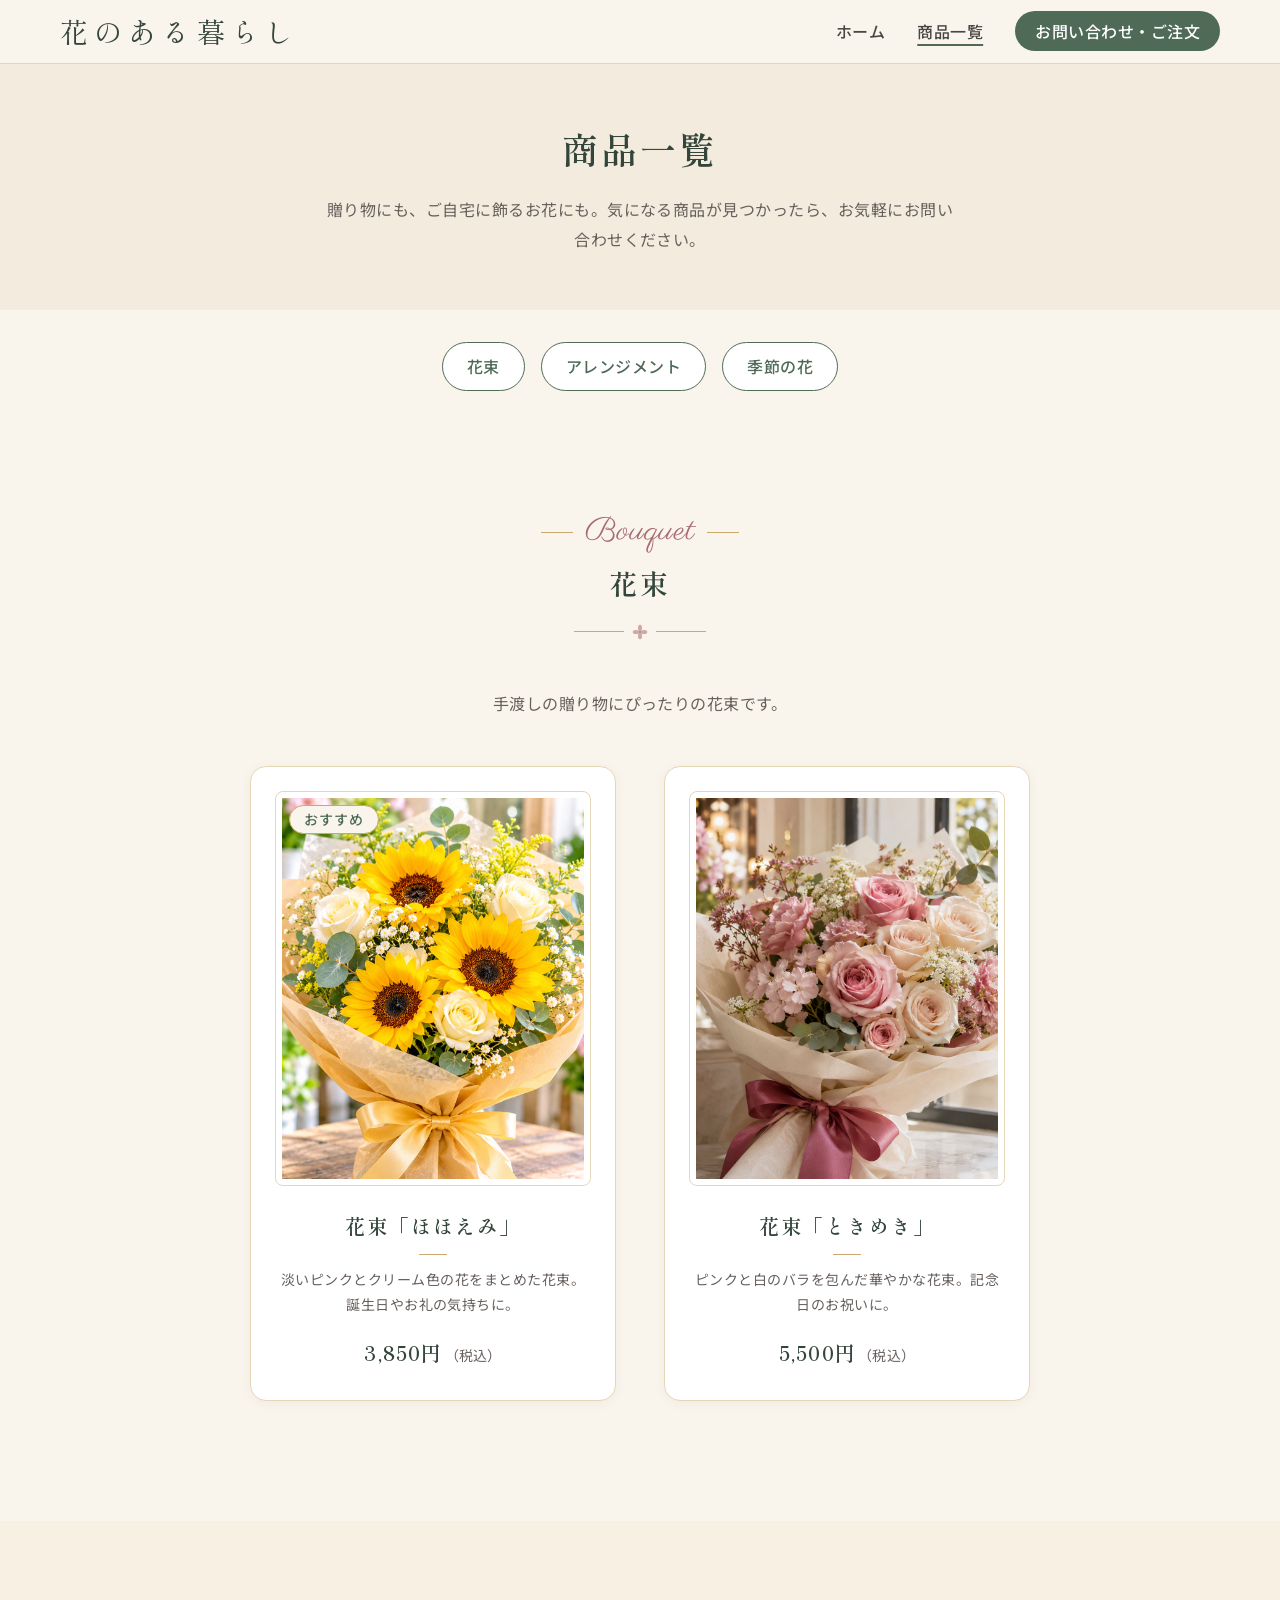
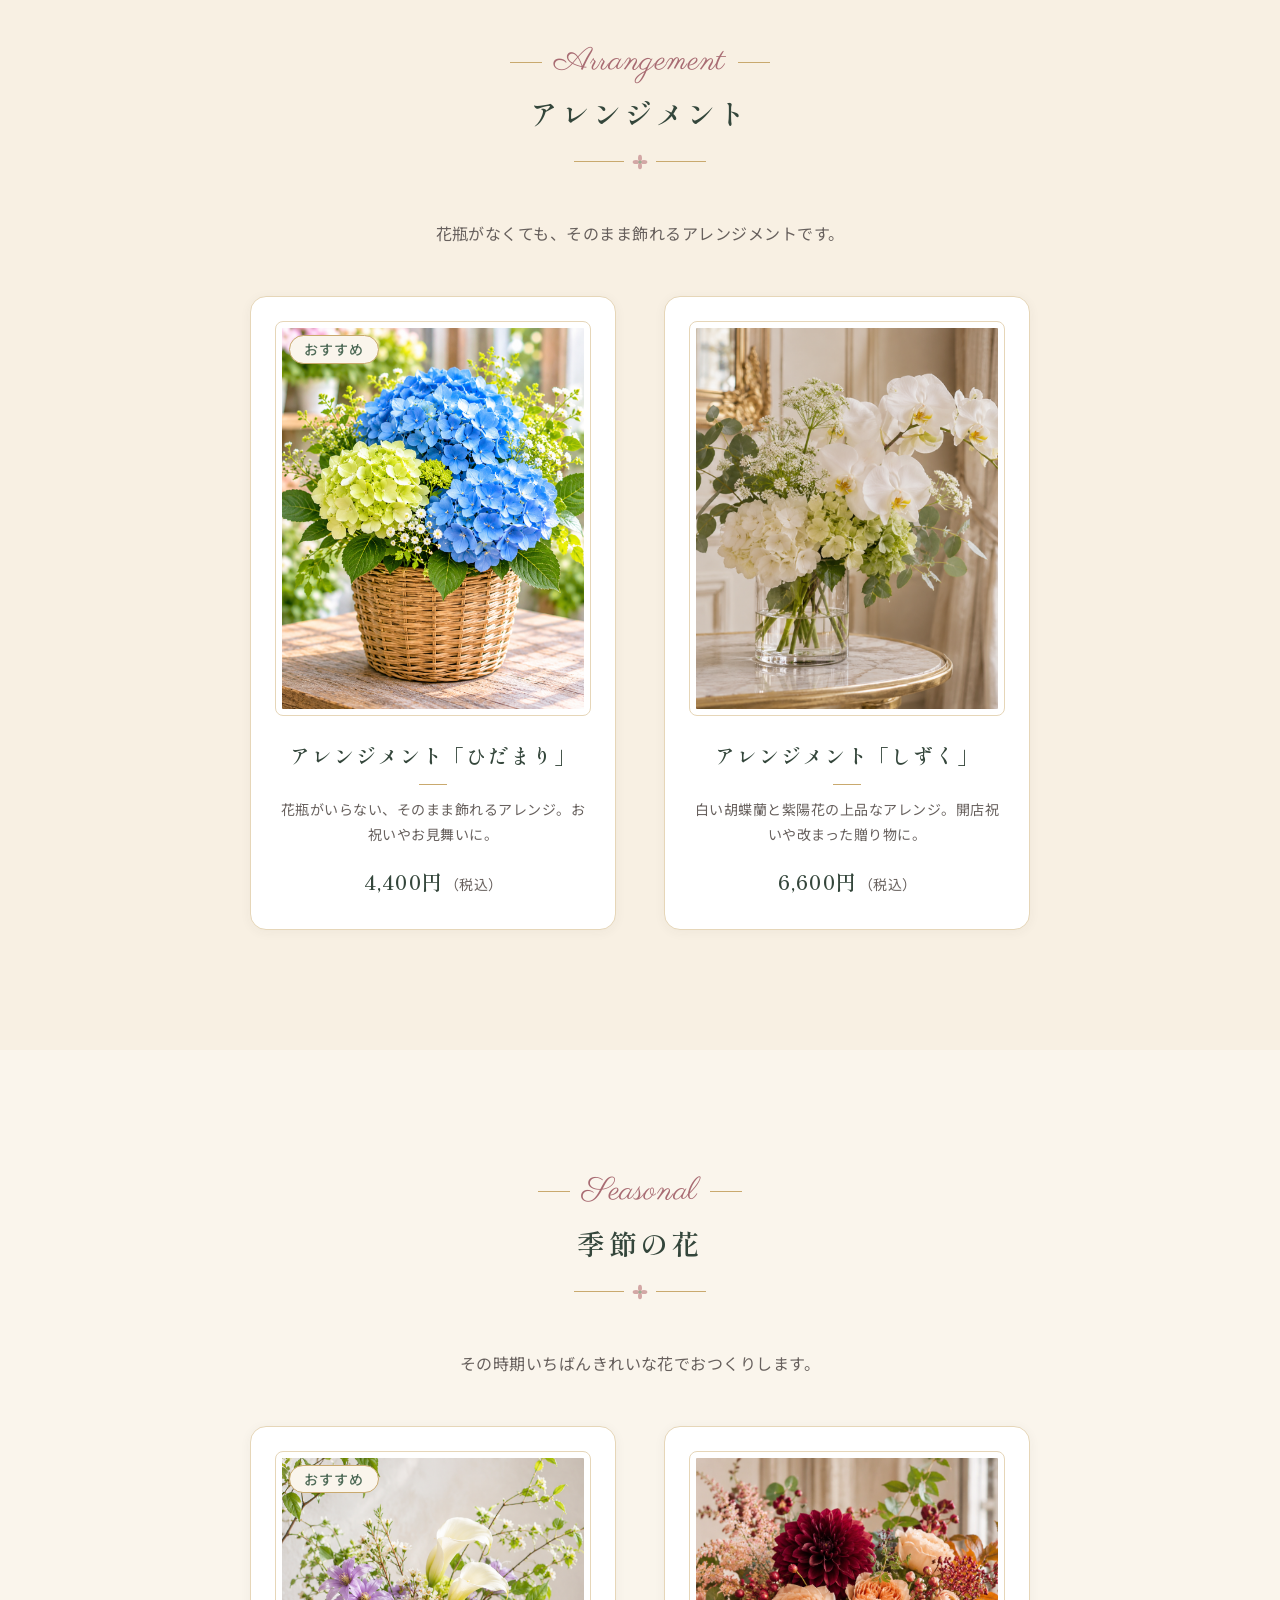
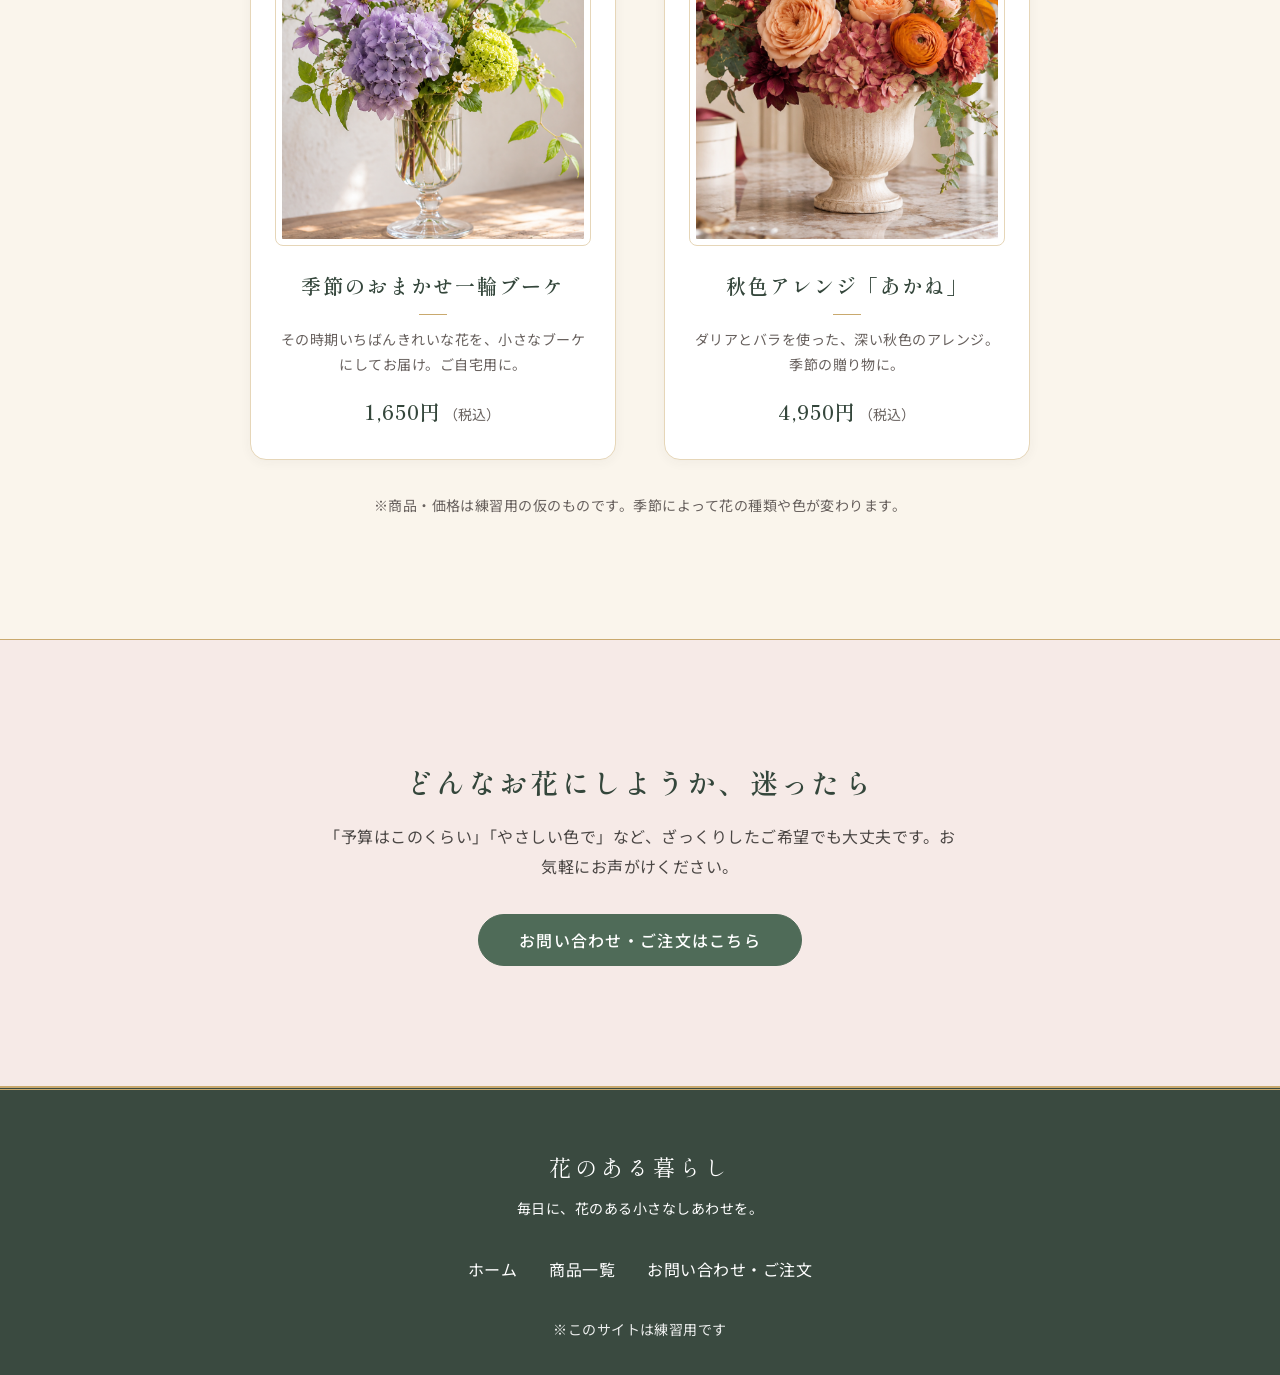
<file: hana-lp/products.html>
<!DOCTYPE html>
<html lang="ja">
<head>
  <meta charset="UTF-8">
  <meta name="viewport" content="width=device-width, initial-scale=1">
  <title>商品一覧｜花のある暮らし（練習用）</title>
  <meta name="description" content="花束、アレンジメント、季節の花。「花のある暮らし」でお選びいただける商品の一覧です。（練習用サイト）">
  <link rel="preconnect" href="https://fonts.googleapis.com">
  <link rel="preconnect" href="https://fonts.gstatic.com" crossorigin>
  <link href="https://fonts.googleapis.com/css2?family=Noto+Sans+JP:wght@400;500&family=Parisienne&family=Shippori+Mincho:wght@400;500;600;700&display=swap" rel="stylesheet">
  <link rel="stylesheet" href="style.css">
  <script src="script.js" defer></script>
</head>
<body>

  <!-- ヘッダー（index.html と同じ） -->
  <header class="site-header">
    <div class="container">
      <a class="logo" href="index.html">花のある暮らし</a>

      <button class="menu-toggle" type="button" aria-expanded="false" aria-controls="global-nav">
        <span class="menu-toggle-bar"></span>
        <span class="visually-hidden">メニューを開く</span>
      </button>

      <nav class="global-nav" id="global-nav" aria-label="メインメニュー">
        <ul>
          <li><a href="index.html">ホーム</a></li>
          <li><a href="products.html" aria-current="page">商品一覧</a></li>
          <li><a class="nav-cta" href="contact.html">お問い合わせ・ご注文</a></li>
        </ul>
      </nav>
    </div>
  </header>

  <main>

    <!-- ページの見出し -->
    <section class="page-header">
      <div class="container">
        <h1>商品一覧</h1>
        <p>贈り物にも、ご自宅に飾るお花にも。気になる商品が見つかったら、お気軽にお問い合わせください。</p>
      </div>
    </section>

    <!-- カテゴリ切り替え（押すとそのカテゴリへ移動） -->
    <nav class="category-nav" aria-label="商品のカテゴリ">
      <div class="container">
        <ul>
          <li><a href="#bouquet">花束</a></li>
          <li><a href="#arrangement">アレンジメント</a></li>
          <li><a href="#seasonal">季節の花</a></li>
        </ul>
      </div>
    </nav>

    <!-- 花束 -->
    <section class="section" id="bouquet">
      <div class="container">
        <div class="section-header">
          <p class="section-label">Bouquet</p>
          <h2>花束</h2>
        </div>
        <p class="section-lead">手渡しの贈り物にぴったりの花束です。</p>

        <div class="product-grid">
          <article class="product-card">
            <img src="images/ひまわりとバラの花束.png" alt="花束「ほほえみ」のイメージ（ひまわりと白いバラの花束）" width="1275" height="1234" loading="lazy">
            <span class="badge">おすすめ</span>
            <h3 class="product-name">花束「ほほえみ」</h3>
            <p class="product-text">淡いピンクとクリーム色の花をまとめた花束。誕生日やお礼の気持ちに。</p>
            <p class="product-price">3,850円<small>（税込）</small></p>
          </article>

          <article class="product-card">
            <img src="images/パリ風の優雅な薔薇ブーケ-1.png" alt="花束「ときめき」のイメージ（ピンクと白のバラの花束）" width="1448" height="1086" loading="lazy">
            <h3 class="product-name">花束「ときめき」</h3>
            <p class="product-text">ピンクと白のバラを包んだ華やかな花束。記念日のお祝いに。</p>
            <p class="product-price">5,500円<small>（税込）</small></p>
          </article>
        </div>
      </div>
    </section>

    <!-- アレンジメント -->
    <section class="section section--products" id="arrangement">
      <div class="container">
        <div class="section-header">
          <p class="section-label">Arrangement</p>
          <h2>アレンジメント</h2>
        </div>
        <p class="section-lead">花瓶がなくても、そのまま飾れるアレンジメントです。</p>

        <div class="product-grid">
          <article class="product-card">
            <img src="images/青と淡緑の紫陽花バスケット.png" alt="アレンジメント「ひだまり」のイメージ（かごに生けた青と淡い緑の紫陽花）" width="1199" height="1312" loading="lazy">
            <span class="badge">おすすめ</span>
            <h3 class="product-name">アレンジメント「ひだまり」</h3>
            <p class="product-text">花瓶がいらない、そのまま飾れるアレンジ。お祝いやお見舞いに。</p>
            <p class="product-price">4,400円<small>（税込）</small></p>
          </article>

          <article class="product-card">
            <img src="images/優雅な白い蘭と紫陽花の花瓶生け-2.png" alt="アレンジメント「しずく」のイメージ（白い胡蝶蘭と紫陽花のアレンジメント）" width="1448" height="1086" loading="lazy">
            <h3 class="product-name">アレンジメント「しずく」</h3>
            <p class="product-text">白い胡蝶蘭と紫陽花の上品なアレンジ。開店祝いや改まった贈り物に。</p>
            <p class="product-price">6,600円<small>（税込）</small></p>
          </article>
        </div>
      </div>
    </section>

    <!-- 季節の花 -->
    <section class="section" id="seasonal">
      <div class="container">
        <div class="section-header">
          <p class="section-label">Seasonal</p>
          <h2>季節の花</h2>
        </div>
        <p class="section-lead">その時期いちばんきれいな花でおつくりします。</p>

        <div class="product-grid">
          <article class="product-card">
            <img src="images/ラベンダーと白花の優雅なフラワーアレンジメント.png" alt="季節のおまかせ一輪ブーケのイメージ（ラベンダー色と白の季節の花）" width="1024" height="1536" loading="lazy">
            <span class="badge">おすすめ</span>
            <h3 class="product-name">季節のおまかせ一輪ブーケ</h3>
            <p class="product-text">その時期いちばんきれいな花を、小さなブーケにしてお届け。ご自宅用に。</p>
            <p class="product-price">1,650円<small>（税込）</small></p>
          </article>

          <article class="product-card">
            <img src="images/秋色の豪華なフラワーアレンジメント-3.png" alt="秋色アレンジ「あかね」のイメージ（ワインレッドのダリアとオレンジのバラ）" width="1448" height="1086" loading="lazy">
            <h3 class="product-name">秋色アレンジ「あかね」</h3>
            <p class="product-text">ダリアとバラを使った、深い秋色のアレンジ。季節の贈り物に。</p>
            <p class="product-price">4,950円<small>（税込）</small></p>
          </article>
        </div>

        <p class="note">※商品・価格は練習用の仮のものです。季節によって花の種類や色が変わります。</p>
      </div>
    </section>

    <!-- 最後の誘導 -->
    <section class="cta">
      <div class="container">
        <h2>どんなお花にしようか、迷ったら</h2>
        <p>「予算はこのくらい」「やさしい色で」など、ざっくりしたご希望でも大丈夫です。お気軽にお声がけください。</p>
        <a class="btn btn--primary" href="contact.html">お問い合わせ・ご注文はこちら</a>
      </div>
    </section>

  </main>

  <!-- フッター（index.html と同じ） -->
  <footer class="site-footer">
    <div class="container">
      <a class="logo" href="index.html">花のある暮らし</a>
      <p class="footer-catch">毎日に、花のある小さなしあわせを。</p>
      <nav class="footer-nav" aria-label="フッターメニュー">
        <ul>
          <li><a href="index.html">ホーム</a></li>
          <li><a href="products.html" aria-current="page">商品一覧</a></li>
          <li><a href="contact.html">お問い合わせ・ご注文</a></li>
        </ul>
      </nav>
      <p class="footer-practice">※このサイトは練習用です</p>
    </div>
  </footer>

</body>
</html>
</file>
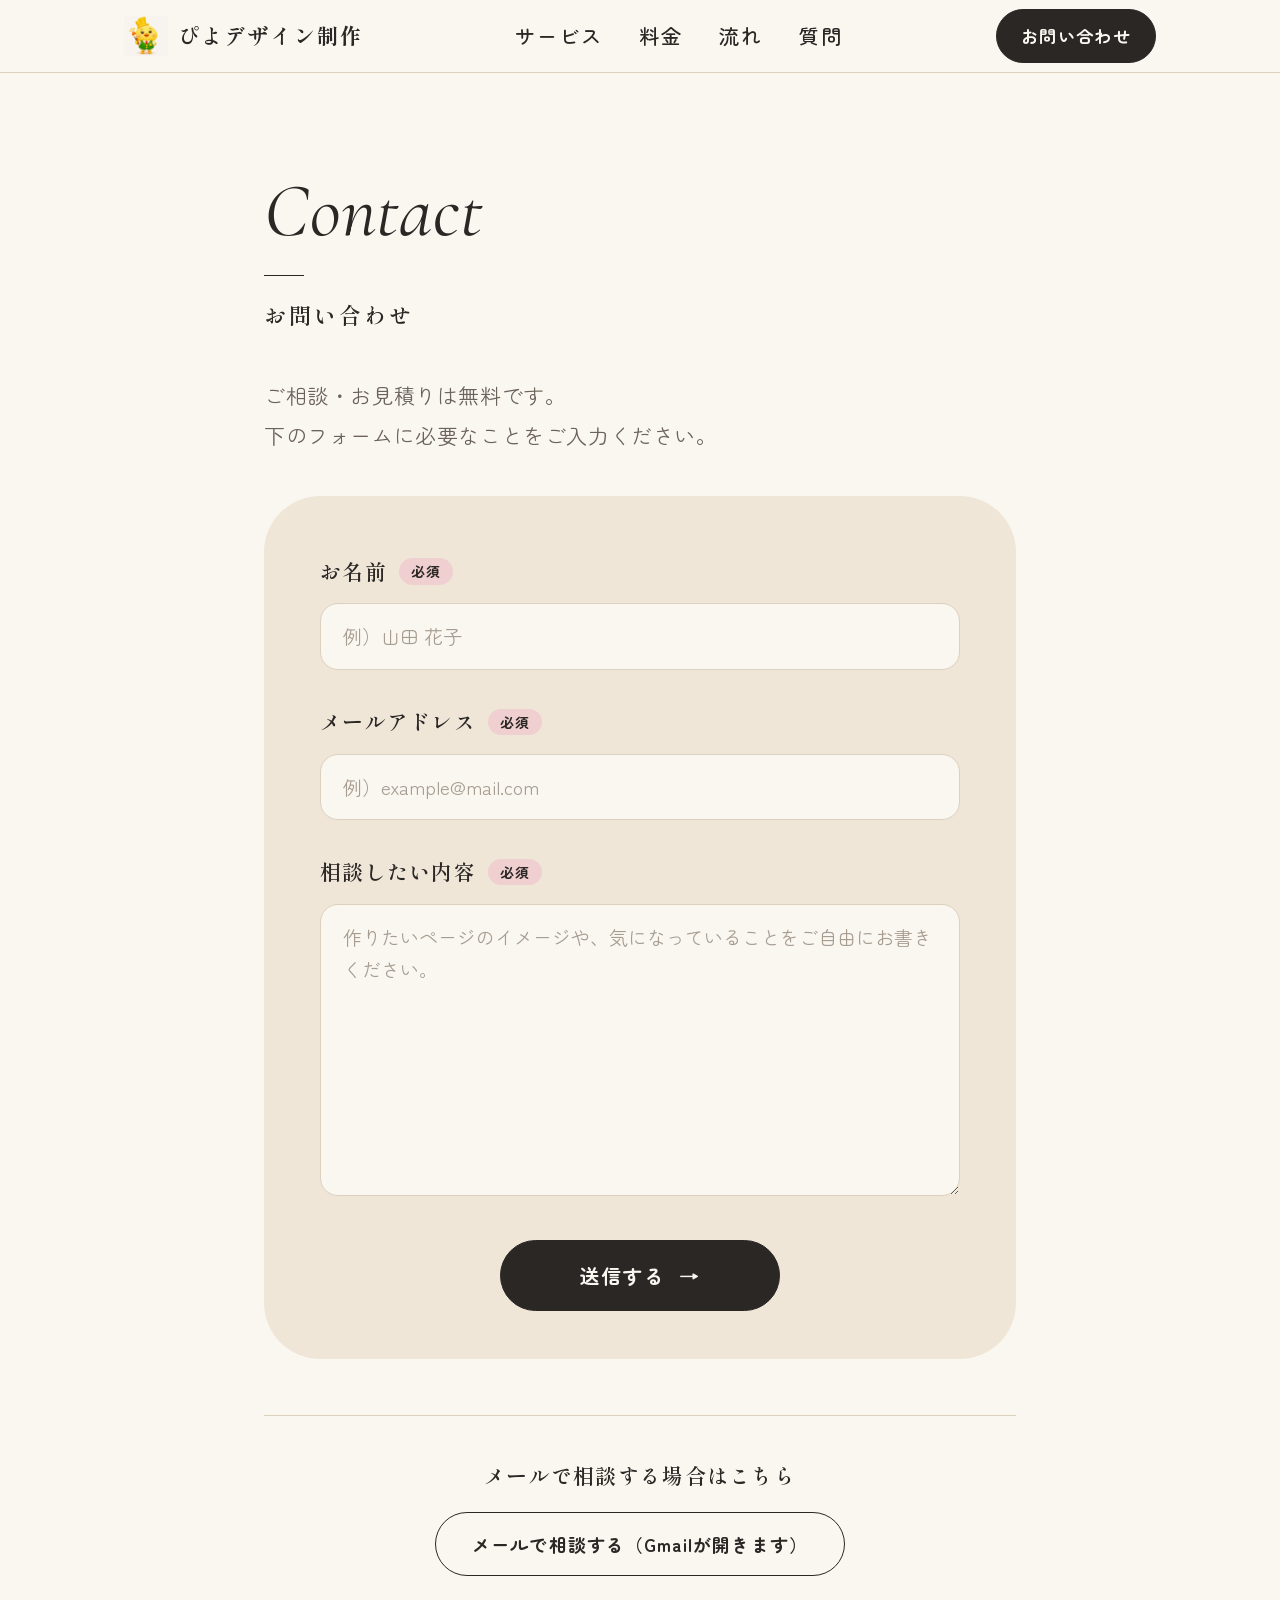
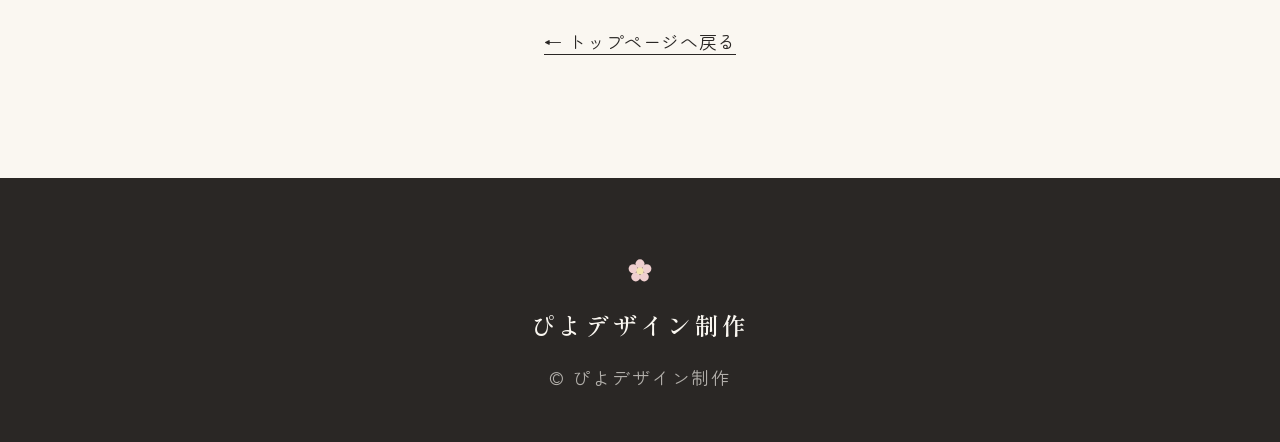
<file: piyo-design-lp/contact.html>
<!DOCTYPE html>
<html lang="ja">
<head>
  <meta charset="UTF-8">
  <meta name="viewport" content="width=device-width, initial-scale=1.0">
  <title>お問い合わせ｜ぴよデザイン制作</title>
  <meta name="description" content="ぴよデザイン制作へのご相談・お見積りのお問い合わせフォームです。">

  <!-- フォント（Google Fonts） -->
  <link rel="preconnect" href="https://fonts.googleapis.com">
  <link rel="preconnect" href="https://fonts.gstatic.com" crossorigin>
  <link href="https://fonts.googleapis.com/css2?family=Zen+Maru+Gothic:wght@400;500;700&display=swap" rel="stylesheet">

  <!-- 見た目のファイル（LPと共通のもの＋フォーム用） -->
  <link rel="stylesheet" href="style.css">
  <link rel="stylesheet" href="form.css">
</head>
<body class="form-page">

  <!-- ===== ヘッダー（LPと同じ） ===== -->
  <header class="header">
    <div class="container header-inner">
      <a href="index.html" class="logo">
        <svg class="logo-icon" viewBox="0 0 64 64" aria-hidden="true">
          <ellipse cx="32" cy="38" rx="22" ry="20" fill="#F6D776"/>
          <circle cx="32" cy="22" r="14" fill="#F6D776"/>
          <circle cx="27" cy="20" r="2.2" fill="#5B4A3F"/>
          <circle cx="37" cy="20" r="2.2" fill="#5B4A3F"/>
          <path d="M29 26 L35 26 L32 30 Z" fill="#E9A15B"/>
        </svg>
        <span class="logo-text">ぴよデザイン制作</span>
      </a>
      <nav class="nav" aria-label="メニュー">
        <ul class="nav-list">
          <li><a href="index.html#service">サービス</a></li>
          <li><a href="index.html#price">料金</a></li>
          <li><a href="index.html#flow">流れ</a></li>
          <li><a href="index.html#faq">質問</a></li>
        </ul>
      </nav>
      <a href="#form" class="btn btn-small">お問い合わせ</a>
    </div>
  </header>

  <main>
    <section class="section form-section" id="form">
      <div class="container container-narrow">

        <h1 class="section-title">
          <span class="section-title-en">Contact</span>
          お問い合わせ
        </h1>

        <p class="section-lead form-lead">
          ご相談・お見積りは無料です。<br>
          下のフォームに必要なことをご入力ください。
        </p>

        <form class="form-box" id="contact-form" action="https://formspree.io/f/mwlovwyv" method="POST" novalidate>

          <!-- 受け取るメールの件名 -->
          <input type="hidden" name="_subject" value="【ぴよデザイン制作】無料相談のお問い合わせ">

          <div class="form-field">
            <label for="name">お名前<span class="required">必須</span></label>
            <input type="text" id="name" name="name" autocomplete="name"
                   placeholder="例）山田 花子" required>
            <p class="form-error" id="name-error"></p>
          </div>

          <div class="form-field">
            <label for="email">メールアドレス<span class="required">必須</span></label>
            <input type="email" id="email" name="email" autocomplete="email"
                   placeholder="例）example@mail.com" required>
            <p class="form-error" id="email-error"></p>
          </div>

          <div class="form-field">
            <label for="message">相談したい内容<span class="required">必須</span></label>
            <textarea id="message" name="message" rows="8"
                      placeholder="作りたいページのイメージや、気になっていることをご自由にお書きください。" required></textarea>
            <p class="form-error" id="message-error"></p>
          </div>

          <!-- 迷惑メール対策：人には見えない「おとり」の入力欄です。入力があった送信は受け取りません -->
          <div class="form-trap" aria-hidden="true">
            <label for="hp-field">この欄には何も入力しないでください</label>
            <input type="text" id="hp-field" name="_gotcha" tabindex="-1" autocomplete="off">
          </div>

          <div class="form-submit">
            <button type="submit" class="btn btn-large">送信する</button>
          </div>

          <!-- 送信ボタンを押したあとのお知らせ -->
          <p class="form-status" id="form-status" role="status" aria-live="polite"></p>
        </form>

        <!-- メールでの相談（今までのGmailのリンク） -->
        <div class="form-mail">
          <p class="form-mail-title">メールで相談する場合はこちら</p>
          <a href="https://mail.google.com/mail/?view=cm&amp;fs=1&amp;to=piyodesign.contact@gmail.com&amp;su=%E3%80%90%E3%81%B4%E3%82%88%E3%83%87%E3%82%B6%E3%82%A4%E3%83%B3%E5%88%B6%E4%BD%9C%E3%80%91%E7%84%A1%E6%96%99%E7%9B%B8%E8%AB%87%E3%81%AE%E3%81%8A%E5%95%8F%E3%81%84%E5%90%88%E3%82%8F%E3%81%9B" class="form-mail-link" target="_blank" rel="noopener">メールで相談する（Gmailが開きます）</a>
        </div>

        <p class="form-back"><a href="index.html">← トップページへ戻る</a></p>

      </div>
    </section>
  </main>

  <!-- ===== フッター（LPと同じ） ===== -->
  <footer class="footer">
    <div class="container">
      <p class="footer-logo">ぴよデザイン制作</p>
      <p class="footer-copy"><small>&copy; ぴよデザイン制作</small></p>
    </div>
  </footer>

  <script>
    // =========================================================
    // 送信の設定
    // Formspree で発行された URL を、下の '' の中に貼り付けると送信できるようになります。
    // 例）const FORMSPREE_URL = 'https://formspree.io/f/abcdwxyz';
    // =========================================================
    const FORMSPREE_URL = 'https://formspree.io/f/mwlovwyv';

    const form = document.getElementById('contact-form');
    const statusBox = document.getElementById('form-status');

    // 入力チェック（空欄やメールアドレスの形を確認して、日本語で案内します）
    const fields = [
      { id: 'name',    empty: 'お名前を入力してください。' },
      { id: 'email',   empty: 'メールアドレスを入力してください。',
                       wrong: 'メールアドレスの形が正しくありません（例：example@mail.com）。' },
      { id: 'message', empty: '相談したい内容を入力してください。' }
    ];

    function checkFields() {
      let firstError = null;
      fields.forEach(function (f) {
        const input = document.getElementById(f.id);
        const error = document.getElementById(f.id + '-error');
        let message = '';
        if (input.value.trim() === '') {
          message = f.empty;
        } else if (f.wrong && !input.checkValidity()) {
          message = f.wrong;
        }
        error.textContent = message;
        input.classList.toggle('is-error', message !== '');
        if (message && !firstError) firstError = input;
      });
      if (firstError) firstError.focus();
      return firstError === null;
    }

    // お知らせ欄に文章を出す（isWarning が true のときは注意の見た目にする）
    function showStatus(message, isWarning) {
      statusBox.textContent = message;
      statusBox.className = 'form-status' + (isWarning ? ' is-warning' : '');
    }

    let sending = false; // 二重送信を防ぐための目印

    form.addEventListener('submit', function (event) {
      // ページを移動せずに、このページの中で送信する
      event.preventDefault();
      if (sending) return;

      statusBox.textContent = '';
      statusBox.className = 'form-status';

      // 入力に足りないところがあれば、送信しない
      if (!checkFields()) return;

      // まだ受け取りの設定がされていないときは、送信しない
      if (FORMSPREE_URL === '') {
        showStatus('申し訳ありません。フォームの送信機能は現在準備中のため、内容は送信されていません。お手数ですが、下の「メールで相談する」からご連絡ください。', true);
        return;
      }

      sending = true;
      showStatus('送信しています。しばらくお待ちください…', false);

      // 送る内容をまとめる
      // おとり欄（_gotcha）は、ブラウザの自動入力で文字が入ることがあり、
      // そのまま送ると Formspree が「迷惑メール」として黙って捨ててしまうため、送る前に取り除きます
      const formData = new FormData(form);
      formData.delete('_gotcha');

      // Formspree へ送信する（結果を受け取って、成功したかどうかを確認します）
      fetch(FORMSPREE_URL, {
        method: 'POST',
        body: formData,
        headers: { 'Accept': 'application/json' }
      })
        .then(function (response) {
          return response.json().catch(function () { return {}; }).then(function (data) {
            if (response.ok) {
              form.reset();
              showStatus('送信が完了しました。お問い合わせありがとうございます。内容を確認のうえ、ご連絡いたします。', false);
            } else {
              // Formspree から返ってきたエラーの理由を表示する
              let reason = '';
              if (data.errors && data.errors.length) {
                reason = data.errors.map(function (e) { return e.message; }).join(' / ');
              } else if (data.error) {
                reason = data.error;
              }
              showStatus('申し訳ありません。送信できませんでした。' + (reason ? '（理由：' + reason + '）' : '') + 'お手数ですが、下の「メールで相談する」からご連絡ください。', true);
            }
          });
        })
        .catch(function () {
          showStatus('申し訳ありません。通信に失敗したため送信できませんでした。インターネットの接続を確認して、もう一度お試しください。', true);
        })
        .finally(function () {
          sending = false;
        });
    });
  </script>
</body>
</html>
</file>
<file: hana-lp/style.css>
@charset "UTF-8";

/* ==========================================================
   花のある暮らし 共通スタイル（style.css）
   ※ Google Fonts（Shippori Mincho / Parisienne / Noto Sans JP）は HTML 側で読み込みます
   ※ Parisienne は英字専用。日本語には使わない
   ※ 2026-11-18 パリの花屋風に変更（元の版：hana-lp-backup-20261118-paris）
   ※ 2026-11-18 パリの高級フラワーブティック風に変更（直前の版：hana-lp-backup-20261118-boutique）
   ※ 2026-11-18 文字デザインを変更（直前の版：hana-lp-backup-20261118-typography）
   ※ 2026-11-21 アイボリー×グリーン×くすみピンクのナチュラルな配色に変更（直前の版：hana-lp-backup-20261121-natural）
   ========================================================== */

/* ----------------------------------------------------------
   1. CSS変数（色・文字・余白・角丸・影）
   ---------------------------------------------------------- */
:root {
  /* 色 */
  --color-pink: #E6C9C4;        /* くすみピンク：帯・飾り */
  --color-pink-light: #F6EAE7;  /* ごく薄いピンク：帯の背景など */
  --color-pink-deep: #A86B72;   /* 濃いめのくすみピンク：大きな英字ラベルだけ（小さい文字には使わない） */
  --color-green: #4F6B58;       /* 落ち着いたグリーン：ボタン・リンク・価格など（白文字 約5.9:1） */
  --color-green-dark: #3E5747;  /* ボタンにマウスを乗せたとき */
  --color-gold: #C9A96E;        /* シャンパンゴールド：細い線のみ（文字には使わない） */
  --color-gold-light: #E6D6B8;  /* 淡いゴールド：カードの枠など */
  --color-sage: #9CAF94;        /* 飾り・線のみ（文字には使わない） */
  --color-sage-light: #E7ECE1;  /* 3つの想いの背景だけに使う */
  --color-forest: #3A4A40;      /* 深いグリーン：フッター背景（白文字） */
  --color-bg: #FAF5EC;          /* 温かみのあるアイボリー：基本の背景 */
  --color-bg-beige: #F3EBDD;    /* 濃いめのアイボリー：交互の背景 */
  --color-heading: #34463B;     /* 見出し・店名・価格：深いグリーン */
  --color-text: #4A4644;        /* 本文：落ち着いたグレー */
  --color-text-sub: #67605D;    /* 補足の文字：明るめのグレー */
  --color-white: #FFFFFF;
  --color-border: #D9CFC4;      /* 入力欄の枠 */
  --color-line: #E8E0D4;        /* 薄い区切り線 */

  /* 文字 */
  --font-heading: "Shippori Mincho", "Hiragino Mincho ProN", "Yu Mincho", serif;
  --font-accent: "Parisienne", "Times New Roman", cursive; /* 英語のラベル（筆記体風・英字専用） */
  --font-body: "Noto Sans JP", "Hiragino Sans", "Meiryo", sans-serif;

  /* 余白 */
  --space-s: 8px;
  --space-m: 16px;
  --space-l: 32px;
  --space-xl: 80px;
  --section-padding: 120px;     /* セクション上下（スマホは80px） */
  --content-width: 1160px;      /* 中身の最大幅 */
  --header-height: 64px;

  /* 角丸 */
  --radius-s: 8px;              /* 入力欄 */
  --radius-m: 16px;             /* カード・画像 */
  --radius-full: 999px;         /* ボタン・ラベル */

  /* 影 */
  --shadow-soft: 0 2px 12px rgba(63, 58, 54, 0.05);
  --shadow-hover: 0 6px 20px rgba(63, 58, 54, 0.10);

  /* 控えめな花の飾り（くすみピンクの花びら＋セージの花芯。CSSの中で描く画像） */
  --ornament-flower: url("data:image/svg+xml,%3Csvg xmlns='http://www.w3.org/2000/svg' viewBox='0 0 24 24'%3E%3Cg fill='%23D3A7A5'%3E%3Cellipse cx='12' cy='6' rx='3' ry='5'/%3E%3Cellipse cx='12' cy='18' rx='3' ry='5'/%3E%3Cellipse cx='6' cy='12' rx='5' ry='3'/%3E%3Cellipse cx='18' cy='12' rx='5' ry='3'/%3E%3C/g%3E%3Ccircle cx='12' cy='12' r='2.4' fill='%239CAF94'/%3E%3C/svg%3E");
}

/* ----------------------------------------------------------
   2. 基本の設定
   ---------------------------------------------------------- */
*,
*::before,
*::after {
  box-sizing: border-box;
}

html {
  scroll-behavior: smooth;
}

body {
  margin: 0;
  padding-top: var(--header-height); /* 固定ヘッダーの分だけ下げる */
  background-color: var(--color-bg);
  color: var(--color-text);
  font-family: var(--font-body);
  font-size: 16px;
  font-weight: 400;
  line-height: 1.9;
  letter-spacing: 0.03em;
  -webkit-text-size-adjust: 100%;
}

h1,
h2,
h3 {
  margin: 0 0 var(--space-m);
  font-family: var(--font-heading);
  font-weight: 600;
  line-height: 1.6;
  letter-spacing: 0.08em;
  color: var(--color-heading);
}

h2 { letter-spacing: 0.12em; }

h1 { font-size: 36px; }
h2 { font-size: 28px; }
h3 { font-size: 20px; }

p {
  margin: 0 0 var(--space-m);
}

img {
  max-width: 100%;
  height: auto;
  display: block;
}

a {
  color: var(--color-green);
}

a:hover {
  text-decoration: none;
}

ul,
ol {
  margin: 0;
  padding: 0;
}

/* キーボード操作のときに、いまの場所がわかるようにする */
a:focus-visible,
button:focus-visible,
summary:focus-visible {
  outline: 3px solid var(--color-green);
  outline-offset: 3px;
}

/* ----------------------------------------------------------
   3. container（中身の幅）と section（セクションの余白・背景）
   ---------------------------------------------------------- */
.container {
  width: 100%;
  max-width: calc(var(--content-width) + var(--space-l) * 2);
  margin: 0 auto;
  padding: 0 var(--space-l);
}

.section {
  padding: var(--section-padding) 0;
}

.section--sage {
  background-color: var(--color-sage-light);
}

.section--beige {
  background-color: var(--color-bg-beige);
}

.section-header {
  margin-bottom: 48px;
  text-align: center;
}

.section-header h2 {
  margin-bottom: 0;
}

/* 見出しの下の飾り（— ✿ — ：ゴールドの細い線と小さな花） */
.section-header::after {
  content: "";
  display: block;
  width: 132px;
  height: 16px;
  margin: 18px auto 0;
  background:
    var(--ornament-flower) center / 16px 16px no-repeat,
    linear-gradient(var(--color-gold), var(--color-gold)) left center / 50px 1px no-repeat,
    linear-gradient(var(--color-gold), var(--color-gold)) right center / 50px 1px no-repeat;
}

.section-lead {
  max-width: 640px;
  margin: 0 auto 48px; /* 説明文と商品のあいだをゆったりと */
  color: var(--color-text-sub);
  text-align: center;
}

/* ----------------------------------------------------------
   4. section-label（見出し上の英語ラベル）と細い線の飾り
   ---------------------------------------------------------- */
.section-label {
  display: inline-flex;
  align-items: center;
  gap: 12px;
  margin: 0 0 var(--space-s);
  font-family: var(--font-accent);
  font-size: 32px;
  font-style: normal;
  font-weight: 400;
  line-height: 1.3;
  letter-spacing: 0.02em;
  color: var(--color-pink-deep);
}

/* 細い線の飾り（— Recommend —：シャンパンゴールド） */
.section-label::before,
.section-label::after {
  content: "";
  display: inline-block;
  width: 32px;
  height: 1px;
  background-color: var(--color-gold);
}

/* ----------------------------------------------------------
   5. ヘッダー（上部固定・下に薄線）
   ---------------------------------------------------------- */
.site-header {
  position: fixed;
  top: 0;
  left: 0;
  right: 0;
  z-index: 100;
  height: var(--header-height);
  background-color: var(--color-bg);
  border-bottom: 1px solid var(--color-gold-light);
}

.site-header .container {
  display: flex;
  align-items: center;
  justify-content: space-between;
  height: 100%;
}

.logo {
  font-family: var(--font-heading);
  font-size: 22px;
  font-weight: 400; /* 細く美しい明朝体 */
  letter-spacing: 0.18em;
  color: var(--color-heading);
  text-decoration: none;
}

/* ヘッダー（左上）の店名だけ約1.3倍に。フッターの店名は変えない */
.site-header .logo {
  font-size: 28px;
  line-height: 1.4;
  letter-spacing: 0.22em;
  white-space: nowrap;
}

.global-nav ul {
  display: flex;
  align-items: center;
  gap: var(--space-l);
  list-style: none;
}

.global-nav a {
  display: inline-block;
  padding: var(--space-s) 0;
  font-weight: 500;
  color: var(--color-text);
  text-decoration: none;
}

.global-nav a:hover {
  color: var(--color-green);
}

/* 今いるページに下線 */
.global-nav a[aria-current="page"] {
  text-decoration: underline;
  text-decoration-color: var(--color-green);
  text-decoration-thickness: 2px;
  text-underline-offset: 6px;
}

/* 「お問い合わせ・ご注文」だけ小さいボタンの形 */
.global-nav a.nav-cta {
  padding: var(--space-s) 20px;
  background-color: var(--color-green);
  border-radius: var(--radius-full);
  color: var(--color-white);
  line-height: 1.5;
}

.global-nav a.nav-cta:hover {
  background-color: var(--color-green-dark);
  color: var(--color-white);
}

.global-nav a.nav-cta[aria-current="page"] {
  text-decoration-color: var(--color-white);
  text-underline-offset: 4px;
}

/* ----------------------------------------------------------
   6. スマホメニュー（三本線ボタン）
      ※ PCでは隠し、767px以下で表示（下の「スマホ用の指定」を参照）
   ---------------------------------------------------------- */
.menu-toggle {
  display: none;
  position: relative;
  width: 48px;
  height: 48px;
  padding: 0;
  background: none;
  border: none;
  cursor: pointer;
}

/* 三本線（真ん中の線＋上下の線） */
.menu-toggle-bar,
.menu-toggle-bar::before,
.menu-toggle-bar::after {
  position: absolute;
  left: 12px;
  width: 24px;
  height: 2px;
  background-color: var(--color-text);
  border-radius: 2px;
  transition: transform 0.2s ease, opacity 0.2s ease;
}

.menu-toggle-bar {
  top: 23px;
}

.menu-toggle-bar::before,
.menu-toggle-bar::after {
  content: "";
  left: 0;
}

.menu-toggle-bar::before { top: -8px; }
.menu-toggle-bar::after  { top: 8px; }

/* 開いているときは「×」の形にする */
.menu-toggle[aria-expanded="true"] .menu-toggle-bar {
  background-color: transparent;
}

.menu-toggle[aria-expanded="true"] .menu-toggle-bar::before {
  transform: translateY(8px) rotate(45deg);
}

.menu-toggle[aria-expanded="true"] .menu-toggle-bar::after {
  transform: translateY(-8px) rotate(-45deg);
}

/* 画面には出さず、読み上げソフトにだけ伝える文字 */
.visually-hidden {
  position: absolute;
  width: 1px;
  height: 1px;
  margin: -1px;
  padding: 0;
  overflow: hidden;
  clip: rect(0, 0, 0, 0);
  white-space: nowrap;
  border: 0;
}

/* ----------------------------------------------------------
   7. ボタン（btn）
   ---------------------------------------------------------- */
.btn {
  display: inline-flex;
  align-items: center;
  justify-content: center;
  min-height: 52px;
  padding: 12px 40px;
  border: 1px solid var(--color-green);
  border-radius: var(--radius-full);
  font-family: var(--font-body);
  font-size: 16px;
  font-weight: 500;
  line-height: 1.5;
  letter-spacing: 0.08em;
  text-align: center;
  text-decoration: none;
  cursor: pointer;
  transition: box-shadow 0.3s ease, background-color 0.3s ease, color 0.3s ease;
}

/* メインボタン：落ち着いたグリーン背景・白文字 */
.btn--primary {
  background-color: var(--color-green);
  color: var(--color-white);
}

.btn--primary:hover {
  background-color: var(--color-green-dark);
  box-shadow: var(--shadow-hover);
}

/* サブボタン：透明な背景・グリーンの細い枠と文字。マウスを乗せるとグリーンで塗りつぶす */
.btn--secondary {
  background-color: transparent;
  color: var(--color-green);
}

.btn--secondary:hover {
  background-color: var(--color-green);
  color: var(--color-white);
  box-shadow: var(--shadow-hover);
}

/* ボタンを横に並べるとき */
.btn-group {
  display: flex;
  flex-wrap: wrap;
  gap: var(--space-m);
}

.btn-center {
  margin-top: var(--space-l);
  text-align: center;
}

/* ----------------------------------------------------------
   8. ラベル（badge：「おすすめ」「季節限定」）
   ---------------------------------------------------------- */
.badge {
  display: inline-block;
  padding: 2px 14px;
  background-color: var(--color-bg);
  border: 1px solid var(--color-gold);
  border-radius: var(--radius-full);
  color: var(--color-green);
  font-size: 14px;
  font-weight: 500;
  line-height: 1.6;
  letter-spacing: 0.08em;
}

/* ----------------------------------------------------------
   9. 仮の画像（placeholder-img）
      写真ができたら <img> に差し替える
   ---------------------------------------------------------- */
.placeholder-img {
  display: flex;
  align-items: center;
  justify-content: center;
  width: 100%;
  aspect-ratio: 1 / 1;
  border-radius: var(--radius-m);
  background: linear-gradient(135deg, var(--color-pink), var(--color-bg-beige));
  color: var(--color-text-sub);
  font-size: 14px;
  letter-spacing: 0.05em;
}

.placeholder-img::after {
  content: "Photo coming soon";
}

/* カテゴリごとの色 */
.placeholder-img--bouquet {
  background: linear-gradient(135deg, var(--color-pink), var(--color-bg));
}

.placeholder-img--arrangement {
  background: linear-gradient(135deg, var(--color-sage-light), var(--color-bg));
}

.placeholder-img--seasonal {
  background: linear-gradient(135deg, var(--color-bg-beige), var(--color-pink));
}

/* ファーストビュー用（横長） */
.placeholder-img--hero {
  aspect-ratio: 4 / 3;
  background: linear-gradient(135deg, var(--color-pink), var(--color-sage-light));
}

/* ファーストビューの写真（仮の画像と同じ 4:3 の枠に合わせて切りそろえる） */
.hero-img {
  display: block;
  width: 100%;
  height: auto;
  aspect-ratio: 4 / 3;
  object-fit: cover;
  border-radius: var(--radius-m);
  /* 少し離した位置にゴールドの細い枠（額縁のような雰囲気） */
  outline: 1px solid var(--color-gold);
  outline-offset: 12px;
}

/* ----------------------------------------------------------
   10. 商品カード（product-card）
       PC 3列／スマホ 2列
   ---------------------------------------------------------- */
/* 商品一覧の部分だけ、少し温かみのあるアイボリーの背景にする */
.section--products {
  background-color: #F8F0E3;
}

.product-grid {
  display: grid;
  grid-template-columns: repeat(3, 1fr);
  gap: 48px;
  list-style: none;
}

/* 商品が2つだけの段（商品一覧ページ）は、右が空かないよう2列で中央にそろえる */
.product-grid:has(> :nth-child(2):last-child) {
  grid-template-columns: repeat(2, 1fr);
  max-width: 780px;
  margin: 0 auto;
}

.product-card {
  display: flex;
  flex-direction: column;
  position: relative;
  padding: 24px 24px 28px;
  background-color: var(--color-white);
  border: 1px solid var(--color-gold-light);
  border-radius: var(--radius-m);
  box-shadow: var(--shadow-soft);
  text-align: center;
  transition: box-shadow 0.4s ease, transform 0.4s ease;
}

/* マウスを乗せると、カード全体がふわっと少し浮く */
.product-card:hover {
  box-shadow: var(--shadow-hover);
  transform: translateY(-4px);
}

.product-card .placeholder-img,
.product-card img {
  margin-bottom: var(--space-m);
  aspect-ratio: 1 / 1;
  object-fit: cover;
  border-radius: var(--radius-m);
}

/* 写真：少し縦長（4:5）。白い余白＋淡いゴールドの細い枠で、写真が引き立つ控えめな額縁に */
.product-card img {
  display: block;
  width: 100%;
  height: auto;
  margin: 0 0 24px;
  padding: 6px;
  aspect-ratio: 4 / 5;
  background-color: var(--color-white);
  border: 1px solid var(--color-gold-light);
  border-radius: var(--radius-s);
}

.product-card .badge {
  position: absolute;
  top: 38px;
  left: 38px;
}

/* 商品名：明朝体・文字の間隔を広く・下にゴールドの短い飾り線 */
.product-name {
  margin-bottom: 12px;
  font-size: 20px;
  font-weight: 600;
  letter-spacing: 0.1em;
}

.product-name::after {
  content: "";
  display: block;
  width: 28px;
  height: 1px;
  margin: 12px auto 0;
  background-color: var(--color-gold);
}

/* 説明は2行まで表示 */
.product-text {
  display: -webkit-box;
  -webkit-box-orient: vertical;
  -webkit-line-clamp: 2;
  overflow: hidden;
  margin-bottom: var(--space-s);
  color: var(--color-text-sub);
  font-size: 14px;
  line-height: 1.8;
}

/* 価格：深いグリーン・明朝体 */
.product-price {
  margin: var(--space-s) 0 0;
  color: var(--color-heading);
  font-family: var(--font-heading);
  font-size: 20px;
  font-weight: 600;
  letter-spacing: 0.06em;
}

.product-price small {
  margin-left: 2px;
  color: var(--color-text-sub);
  font-family: var(--font-body);
  font-size: 14px;
  font-weight: 400;
  letter-spacing: 0.02em;
}

/* 商品一覧の下のボタン：丸く、幅広で文字の間隔をゆったりと */
.section--products .btn-center {
  margin-top: 56px;
}

.section--products .btn-center .btn {
  min-width: 280px;
  letter-spacing: 0.16em;
}

.product-card .btn {
  margin-top: auto; /* ボタンをカードの下にそろえる */
  width: 100%;
  padding-left: var(--space-m);
  padding-right: var(--space-m);
}

/* ----------------------------------------------------------
   11. ファーストビュー（hero）
       PCは画像が右、スマホは文章の下
   ---------------------------------------------------------- */
.hero {
  padding: var(--section-padding) 0;
  background-color: var(--color-bg);
}

/* 文章4：写真6 で写真を大きく見せる */
.hero .container {
  display: grid;
  grid-template-columns: 4fr 6fr;
  align-items: center;
  gap: 56px;
}

.hero-title {
  font-size: 36px;
}

.hero-text {
  margin-bottom: var(--space-l);
  line-height: 2;
  color: var(--color-text-sub);
}

/* ----------------------------------------------------------
   12. 3つの想い（features）：番号つき
   ---------------------------------------------------------- */
.feature-list {
  display: grid;
  grid-template-columns: repeat(3, 1fr);
  gap: var(--space-l);
  list-style: none;
}

.feature-item {
  padding: var(--space-l);
  background-color: var(--color-white);
  border-radius: var(--radius-m);
  box-shadow: var(--shadow-soft);
  text-align: center;
}

.feature-number {
  display: inline-flex;
  align-items: center;
  justify-content: center;
  width: 56px;
  height: 56px;
  margin-bottom: var(--space-m);
  background-color: var(--color-bg);
  border: 1px solid var(--color-gold);
  border-radius: var(--radius-full);
  font-family: var(--font-heading);
  font-size: 20px;
  font-weight: 600;
  color: var(--color-green);
}

.feature-item p {
  margin-bottom: 0;
  color: var(--color-text-sub);
  text-align: left;
}

/* ----------------------------------------------------------
   13. こんなときに（scenes）：写真と文章が左右交互に並ぶ
       PC：2列（2段目だけ左右を入れ替え）／スマホ：縦並び（写真→文章）
   ---------------------------------------------------------- */
.scene-rows {
  display: flex;
  flex-direction: column;
  gap: 96px;
  max-width: 1040px;
  margin: 0 auto;
}

.scene-row {
  display: grid;
  grid-template-columns: 1fr 1fr;
  align-items: center;
  gap: 72px;
}

/* 2段目：左に文章、右に写真 */
.scene-row--reverse .scene-media {
  order: 2;
}

/* 写真（仮の画像・本物の写真ともに）：横4:3・角を少し丸く */
.placeholder-img--scene,
.scene-img {
  display: block;
  width: 100%;
  height: auto;
  aspect-ratio: 4 / 3;
  object-fit: cover;
  border-radius: 12px;
  box-shadow: var(--shadow-soft);
}

.placeholder-img--scene {
  display: flex;
  background: linear-gradient(135deg, var(--color-pink-light), var(--color-bg));
}

/* 英語の小さなラベル（筆記体風） */
.scene-label {
  margin: 0 0 4px;
  font-family: var(--font-accent);
  font-size: 30px;
  line-height: 1.3;
  color: var(--color-pink-deep);
}

/* 見出し：明朝体・深いグリーン・下にゴールドの短い飾り線 */
.scene-title {
  margin-bottom: 24px;
  font-size: 26px;
  letter-spacing: 0.12em;
}

.scene-title::after {
  content: "";
  display: block;
  width: 40px;
  height: 1px;
  margin-top: 20px;
  background-color: var(--color-gold);
}

.scene-body p:last-child {
  margin-bottom: 0;
  line-height: 2;
}

/* ----------------------------------------------------------
   14. ご利用の流れ（flow）：選ぶ→注文→お届け
   ---------------------------------------------------------- */
.flow-list {
  display: grid;
  grid-template-columns: repeat(3, 1fr);
  gap: var(--space-l);
  list-style: none;
  counter-reset: flow;
}

.flow-item {
  position: relative;
  padding: var(--space-l);
  background-color: var(--color-white);
  border-top: 2px solid var(--color-gold);
  border-radius: var(--radius-m);
  box-shadow: var(--shadow-soft);
  text-align: center;
  counter-increment: flow;
}

/* 番号（1・2・3）を丸い札で表示 */
.flow-item::before {
  content: counter(flow);
  display: flex;
  align-items: center;
  justify-content: center;
  width: 40px;
  height: 40px;
  margin: 0 auto var(--space-m);
  background-color: var(--color-green);
  border-radius: var(--radius-full);
  color: var(--color-white);
  font-family: var(--font-heading);
  font-weight: 600;
}

.flow-item p {
  margin-bottom: 0;
  color: var(--color-text-sub);
  text-align: left;
}

/* ----------------------------------------------------------
   15. 最後の誘導（cta）：pink系の帯
   ---------------------------------------------------------- */
.cta {
  padding: var(--section-padding) 0;
  background-color: var(--color-pink-light);
  border-top: 1px solid var(--color-gold);
  border-bottom: 1px solid var(--color-gold);
  text-align: center;
}

.cta p {
  max-width: 640px;
  margin: 0 auto var(--space-l);
}

/* ----------------------------------------------------------
   16. 下層ページの見出し（page-header）
   ---------------------------------------------------------- */
.page-header {
  padding: 56px 0;
  background-color: var(--color-bg-beige);
  text-align: center;
}

.page-header p {
  max-width: 640px;
  margin: 0 auto;
  color: var(--color-text-sub);
}

/* ----------------------------------------------------------
   17. カテゴリ切り替え（category-nav）
   ---------------------------------------------------------- */
.category-nav {
  padding: var(--space-l) 0 0;
}

.category-nav ul {
  display: flex;
  flex-wrap: wrap;
  justify-content: center;
  gap: var(--space-m);
  list-style: none;
}

.category-nav a {
  display: inline-flex;
  align-items: center;
  min-height: 44px;
  padding: 8px 24px;
  background-color: var(--color-white);
  border: 1px solid var(--color-green);
  border-radius: var(--radius-full);
  color: var(--color-green);
  font-weight: 500;
  text-decoration: none;
}

.category-nav a:hover {
  background-color: var(--color-green);
  color: var(--color-white);
}

/* ページ内リンクで移動したとき、固定ヘッダーに見出しが隠れないようにする */
[id] {
  scroll-margin-top: calc(var(--header-height) + var(--space-m));
}

/* ----------------------------------------------------------
   18. フォーム（contact-form）
   ---------------------------------------------------------- */
.contact-form,
.form-thanks {
  max-width: 640px;
  margin: 0 auto;
}

.form-group {
  margin-bottom: var(--space-l);
}

.form-group label,
.form-label {
  display: flex;
  align-items: center;
  gap: var(--space-s);
  margin-bottom: var(--space-s);
  font-weight: 500;
}

.required,
.optional {
  display: inline-block;
  padding: 0 10px;
  border-radius: var(--radius-full);
  font-size: 14px;
  font-weight: 500;
  line-height: 1.7;
}

/* 必須ラベル：グリーン */
.required {
  background-color: var(--color-green);
  color: var(--color-white);
}

/* 任意ラベル：控えめ */
.optional {
  background-color: var(--color-bg-beige);
  color: var(--color-text-sub);
}

.form-hint {
  margin: 4px 0 0;
  color: var(--color-text-sub);
  font-size: 14px;
}

.contact-form input,
.contact-form select,
.contact-form textarea {
  display: block;
  width: 100%;
  min-height: 48px;
  padding: 10px 14px;
  background-color: var(--color-white);
  border: 1px solid var(--color-border);
  border-radius: var(--radius-s);
  color: var(--color-text);
  font-family: var(--font-body);
  font-size: 16px; /* スマホで勝手に拡大されないよう16px */
  line-height: 1.6;
}

.contact-form textarea {
  min-height: 160px;
  resize: vertical;
}

.contact-form input::placeholder,
.contact-form textarea::placeholder {
  color: #9A8C84;
}

/* フォーカスでグリーンの枠 */
.contact-form input:focus,
.contact-form select:focus,
.contact-form textarea:focus {
  outline: none;
  border-color: var(--color-green);
  box-shadow: 0 0 0 3px rgba(79, 107, 88, 0.2);
}

.form-submit {
  margin-top: var(--space-l);
  text-align: center;
}

/* 送信ボタン：PC 240px／スマホ全幅 */
.btn--submit {
  width: 240px;
}

/* 送信後メッセージ */
.form-thanks {
  padding: var(--space-l);
  background-color: var(--color-sage-light);
  border-radius: var(--radius-m);
  text-align: center;
}

.form-thanks p:last-child {
  margin-bottom: 0;
}

/* ----------------------------------------------------------
   19. よくあるご質問（faq）：details / summary
   ---------------------------------------------------------- */
.faq-list {
  max-width: 800px;
  margin: 0 auto;
}

.faq-item {
  margin-bottom: var(--space-m);
  background-color: var(--color-white);
  border-radius: var(--radius-m);
  box-shadow: var(--shadow-soft);
}

.faq-item summary {
  display: flex;
  align-items: center;
  gap: 12px;
  min-height: 56px;
  padding: var(--space-m) 48px var(--space-m) var(--space-m);
  position: relative;
  font-weight: 500;
  cursor: pointer;
  list-style: none;
}

.faq-item summary::-webkit-details-marker {
  display: none;
}

/* 頭のグリーンの「Q」 */
.faq-item summary::before {
  content: "Q";
  flex-shrink: 0;
  font-family: var(--font-heading);
  font-size: 20px;
  font-weight: 600;
  color: var(--color-green);
}

/* 右端の開閉マーク（＋／−） */
.faq-item summary::after {
  content: "+";
  position: absolute;
  right: var(--space-m);
  top: 50%;
  transform: translateY(-50%);
  font-size: 22px;
  color: var(--color-green);
}

.faq-item[open] summary::after {
  content: "−";
}

.faq-answer {
  padding: 0 var(--space-m) var(--space-m) calc(var(--space-m) + 26px);
  color: var(--color-text-sub);
}

.faq-answer p:last-child {
  margin-bottom: 0;
}

/* ----------------------------------------------------------
   20. 練習用の注意書き（practice-notice）と注意書き（note）
   ---------------------------------------------------------- */
.practice-notice {
  max-width: 640px;
  margin: var(--space-l) auto 0;
  padding: var(--space-m);
  background-color: var(--color-white);
  border: 2px dashed var(--color-green);
  border-radius: var(--radius-m);
  color: var(--color-text);
  font-weight: 500;
  text-align: center;
}

.note {
  margin: var(--space-l) 0 0;
  color: var(--color-text-sub);
  font-size: 14px;
  text-align: center;
}

/* ----------------------------------------------------------
   21. フッター（深いグリーン背景・白文字・上にゴールドの細線）
   ---------------------------------------------------------- */
.site-footer {
  padding: 56px 0 var(--space-l);
  background-color: var(--color-forest);
  border-top: 3px double var(--color-gold);
  color: var(--color-white);
  text-align: center;
}

.site-footer .logo {
  color: var(--color-white);
}

.footer-catch {
  margin: var(--space-s) 0 var(--space-l);
  font-size: 14px;
}

.footer-nav ul {
  display: flex;
  flex-wrap: wrap;
  justify-content: center;
  gap: var(--space-m) var(--space-l);
  list-style: none;
  margin-bottom: var(--space-l);
}

.footer-nav a {
  color: var(--color-white);
  text-decoration: none;
}

.footer-nav a:hover {
  text-decoration: underline;
}

.footer-practice {
  margin: 0;
  font-size: 14px;
  opacity: 0.9;
}

/* ----------------------------------------------------------
   22. タブレット用の指定（画面幅768〜1023px）
   ---------------------------------------------------------- */
@media (min-width: 768px) and (max-width: 1023px) {
  /* 商品カード：2列 */
  .product-grid {
    grid-template-columns: repeat(2, 1fr);
    gap: 32px;
  }

  /* 3つの想い・ご利用の流れ：1列で読みやすく */
  .feature-list,
  .flow-list {
    grid-template-columns: 1fr;
    max-width: 640px;
    margin: 0 auto;
  }

  .scene-row {
    gap: 40px;
  }
}

/* ----------------------------------------------------------
   23. スマホ用の指定（画面幅767px以下）
   ---------------------------------------------------------- */
@media (max-width: 767px) {
  :root {
    --section-padding: 80px;
    --header-height: 56px;
  }

  .section-header {
    margin-bottom: var(--space-l);
  }

  .section-label {
    font-size: 26px;
  }

  .logo {
    letter-spacing: 0.12em;
  }

  .section-label::before,
  .section-label::after {
    width: 24px;
  }

  .section-header::after {
    width: 104px;
    margin-top: 14px;
    background-size: 14px 14px, 38px 1px, 38px 1px;
  }

  .hero-img {
    outline-offset: 8px;
  }

  .btn {
    padding-left: var(--space-l);
    padding-right: var(--space-l);
  }

  h1 { font-size: 26px; }
  h2 { font-size: 22px; }
  h3 { font-size: 18px; }

  .container {
    padding: 0 var(--space-m);
  }

  .logo {
    font-size: 18px;
  }

  /* スマホのヘッダーの店名（18px の約1.3倍） */
  .site-header .logo {
    font-size: 23px;
    letter-spacing: 0.15em;
  }

  /* 三本線ボタンを表示 */
  .menu-toggle {
    display: block;
  }

  /* ナビはふだん隠し、is-open が付いたら表示 */
  .global-nav {
    display: none;
    position: absolute;
    top: var(--header-height);
    left: 0;
    right: 0;
    background-color: var(--color-bg);
    border-bottom: 1px solid var(--color-line);
    box-shadow: var(--shadow-soft);
  }

  .global-nav.is-open {
    display: block;
  }

  .global-nav ul {
    flex-direction: column;
    align-items: stretch;
    gap: 0;
    padding: var(--space-s) var(--space-m) var(--space-m);
  }

  .global-nav li {
    border-bottom: 1px solid var(--color-line);
  }

  .global-nav li:last-child {
    border-bottom: none;
    padding-top: var(--space-m);
  }

  .global-nav a {
    display: block;
    padding: 12px 0;
  }

  .global-nav a.nav-cta {
    display: flex;
    justify-content: center;
    min-height: 48px;
    align-items: center;
  }

  /* ファーストビュー：画像を文章の下に */
  .hero .container {
    grid-template-columns: 1fr;
    gap: var(--space-l);
  }

  .hero-title {
    font-size: 26px;
  }

  .btn-group {
    flex-direction: column;
  }

  .btn-group .btn {
    width: 100%;
  }

  /* 商品カード：2列 */
  .product-grid {
    grid-template-columns: repeat(2, 1fr);
    gap: 14px;
  }

  .product-card {
    padding: 12px 12px 16px;
  }

  .product-card img {
    margin-bottom: 14px;
    padding: 4px;
  }

  .product-card .badge {
    top: 20px;
    left: 20px;
  }

  .product-name {
    font-size: 16px;
    letter-spacing: 0.06em;
  }

  .product-name::after {
    margin-top: 8px;
  }

  /* 説明文：カードが細いので4行まで表示 */
  .product-text {
    -webkit-line-clamp: 4;
  }

  .product-price {
    font-size: 16px;
  }

  .product-price small {
    display: block; /* 狭い幅でも価格がはみ出さないよう「（税込）」を次の行に */
    margin-left: 0;
  }

  .section--products .btn-center {
    margin-top: 40px;
  }

  .section--products .btn-center .btn {
    min-width: 0;
    width: 100%;
  }

  .product-card .btn {
    padding-left: var(--space-s);
    padding-right: var(--space-s);
    font-size: 14px;
  }

  /* 3つの想い・ご利用の流れ：1列 */
  .feature-list,
  .flow-list {
    grid-template-columns: 1fr;
    gap: var(--space-m);
  }

  .feature-item,
  .flow-item {
    padding: var(--space-l) var(--space-m);
  }

  /* こんなときに：縦並び。どの段も「写真 → 文章」の順 */
  .scene-rows {
    gap: 64px;
  }

  .scene-row {
    grid-template-columns: 1fr;
    gap: 28px;
  }

  .scene-row--reverse .scene-media {
    order: 0;
  }

  .scene-label {
    font-size: 26px;
  }

  .scene-title {
    margin-bottom: 18px;
    font-size: 20px;
    letter-spacing: 0.08em;
  }

  .scene-title::after {
    margin-top: 14px;
  }

  .page-header {
    padding: 40px 0;
  }

  .section-lead {
    margin-bottom: var(--space-l);
  }

  /* フッターのリンク：指で押しやすい高さ（44px）に */
  .footer-nav ul {
    gap: 0 var(--space-m);
  }

  .footer-nav a {
    display: inline-flex;
    align-items: center;
    min-height: 44px;
    padding: 0 4px;
  }

  /* 送信ボタン：全幅 */
  .btn--submit {
    width: 100%;
  }

  .form-thanks {
    padding: var(--space-l) var(--space-m);
  }
}
</file>
<file: piyo-design-lp/style.css>
/* =========================================
   ぴよデザイン制作 LP スタイル（大人かわいい × 高級感 版）
   以前のデザインは次のフォルダに保存しています
   ・最初のデザイン      ../piyo-design-lp-backup-20261114/
   ・お花とひよこ版      ../piyo-design-lp-backup-20261114-pastel/
   ========================================= */

/* 見出し用のフォント（英字：Cormorant Garamond／日本語：Shippori Mincho） */
@import url("https://fonts.googleapis.com/css2?family=Cormorant+Garamond:ital,wght@0,400;0,500;1,400;1,500&family=Shippori+Mincho:wght@500;600;700&display=swap");

/* ----- 色やサイズの設定（ここを変えると全体が変わります） ----- */
:root {
  --color-ivory: #FAF7F1;       /* ベース：アイボリー */
  --color-beige: #EFE6D8;       /* ベース：ベージュ */
  --color-line: #DCD0BE;        /* 細い線 */
  --color-charcoal: #2A2725;    /* メリハリ：チャコール */
  --color-charcoal-hover: #46413D;
  --color-text: #2A2725;        /* 文字 */
  --color-text-sub: #6B6259;    /* 補足の文字 */
  --color-pink: #EFCFCF;        /* アクセント：淡いピンク（控えめに） */
  --color-pink-deep: #B98785;   /* 「A」の文字など */
  --color-cream: #F4E4B0;       /* アクセント：クリームイエロー（控えめに） */

  --radius-panel: 56px;         /* 大きな背景パネルの角丸 */
  --radius: 36px;               /* カードの角丸 */

  --font-body: "Zen Maru Gothic", "Hiragino Maru Gothic ProN", "Meiryo", sans-serif;
  --font-mincho: "Shippori Mincho", "Hiragino Mincho ProN", "Yu Mincho", serif;
  --font-en: "Cormorant Garamond", "Times New Roman", serif;

  /* ----- 飾りのイラスト（SVG） ----- */
  /* お花を持ったひよこ */
  --svg-chick-flower: url("data:image/svg+xml,<svg xmlns='http://www.w3.org/2000/svg' viewBox='0 0 160 160'><ellipse cx='80' cy='152' rx='46' ry='6' fill='%23E2D5C0'/><path d='M66 144 v9 M90 144 v9' stroke='%23EDA25F' stroke-width='4' stroke-linecap='round'/><ellipse cx='78' cy='104' rx='50' ry='44' fill='%23F8DE7E'/><circle cx='78' cy='64' r='34' fill='%23F8DE7E'/><path d='M74 31 Q77 18 85 27' stroke='%23EFC94F' stroke-width='4' fill='none' stroke-linecap='round'/><circle cx='66' cy='60' r='4' fill='%232A2725'/><circle cx='90' cy='60' r='4' fill='%232A2725'/><circle cx='67.3' cy='58.6' r='1.3' fill='%23FFFFFF'/><circle cx='91.3' cy='58.6' r='1.3' fill='%23FFFFFF'/><path d='M72 70 L84 70 L78 78 Z' fill='%23EDA25F'/><ellipse cx='55' cy='72' rx='7' ry='4.5' fill='%23F5B5BD' opacity='.8'/><ellipse cx='101' cy='72' rx='7' ry='4.5' fill='%23F5B5BD' opacity='.8'/><path d='M116 106 Q124 80 132 52' stroke='%2399AE8C' stroke-width='3' fill='none' stroke-linecap='round'/><ellipse cx='131' cy='82' rx='9' ry='4.5' transform='rotate(-40 131 82)' fill='%23B5C7A6'/><g fill='%23F2C6C9'><circle cx='132' cy='38' r='8'/><circle cx='144.4' cy='47' r='8'/><circle cx='139.6' cy='61.5' r='8'/><circle cx='124.4' cy='61.5' r='8'/><circle cx='119.6' cy='47' r='8'/></g><circle cx='132' cy='51' r='6.5' fill='%23F6DC85'/><ellipse cx='114' cy='104' rx='12' ry='18' transform='rotate(-30 114 104)' fill='%23F2CC5E'/></svg>");
  /* ひょっこり顔を出すひよこ */
  --svg-chick-peek: url("data:image/svg+xml,<svg xmlns='http://www.w3.org/2000/svg' viewBox='0 0 90 56'><circle cx='45' cy='58' r='34' fill='%23F8DE7E'/><path d='M41 25 Q44 13 51 22' stroke='%23EFC94F' stroke-width='3.5' fill='none' stroke-linecap='round'/><circle cx='35' cy='40' r='3.2' fill='%232A2725'/><circle cx='55' cy='40' r='3.2' fill='%232A2725'/><circle cx='36' cy='39' r='1' fill='%23FFFFFF'/><circle cx='56' cy='39' r='1' fill='%23FFFFFF'/><path d='M40 46 L50 46 L45 52 Z' fill='%23EDA25F'/><ellipse cx='25' cy='48' rx='5.5' ry='3.5' fill='%23F5B5BD' opacity='.8'/><ellipse cx='65' cy='48' rx='5.5' ry='3.5' fill='%23F5B5BD' opacity='.8'/><ellipse cx='15' cy='53' rx='9' ry='5' fill='%23F2CC5E'/><ellipse cx='75' cy='53' rx='9' ry='5' fill='%23F2CC5E'/></svg>");
  /* 小さなお花（淡いピンク） */
  --svg-flower: url("data:image/svg+xml,<svg xmlns='http://www.w3.org/2000/svg' viewBox='0 0 40 40'><g fill='%23EFCFCF'><circle cx='20' cy='9' r='7'/><circle cx='30.5' cy='16.6' r='7'/><circle cx='26.5' cy='29' r='7'/><circle cx='13.5' cy='29' r='7'/><circle cx='9.5' cy='16.6' r='7'/></g><circle cx='20' cy='20' r='5.5' fill='%23F4E4B0'/></svg>");
}

/* ----- 基本の設定 ----- */
*,
*::before,
*::after {
  box-sizing: border-box;
}

html {
  scroll-behavior: smooth;    /* メニューを押したときにゆっくり移動 */
  scroll-padding-top: 80px;   /* ヘッダーに見出しが隠れないように */
}

body {
  margin: 0;
  font-family: var(--font-body);
  font-size: 16px;
  line-height: 2;
  letter-spacing: 0.03em;
  color: var(--color-text);
  background-color: var(--color-ivory);
}

h1, h2, h3, p, ul, ol {
  margin: 0;
}

ul, ol {
  padding: 0;
  list-style: none;
}

a {
  color: inherit;
  text-decoration: none;
}

.container {
  width: 100%;
  max-width: 1080px;
  margin: 0 auto;
  padding: 0 24px;
}

.container-narrow {
  max-width: 800px;
}

/* 画面幅で改行を出し分ける */
.sp-only { display: none; }

/* ----- ボタン ----- */
.btn {
  display: inline-block;
  font-family: var(--font-body);
  font-weight: 700;
  letter-spacing: 0.08em;
  color: var(--color-ivory);
  background-color: var(--color-charcoal);
  border: 1px solid var(--color-charcoal);
  border-radius: 999px;
  cursor: pointer;
  transition: background-color 0.25s, transform 0.25s;
}

.btn:hover {
  background-color: var(--color-charcoal-hover);
  transform: translateY(-2px);
}

.btn-small {
  padding: 8px 22px;
  font-size: 13px;
}

.btn-large {
  padding: 20px 56px;
  font-size: 17px;
}

/* 大きいボタンの右に「→」 */
.btn-large:not(:disabled)::after {
  content: "→";
  display: inline-block;
  margin-left: 14px;
  transition: transform 0.25s;
}

.btn-large:not(:disabled):hover::after {
  transform: translateX(4px);
}

/* 準備中のボタン（押せない状態） */
.btn:disabled {
  color: var(--color-text-sub);
  background-color: transparent;
  border-color: var(--color-line);
  cursor: not-allowed;
  transform: none;
}

/* ----- ヘッダー ----- */
.header {
  position: sticky;
  top: 0;
  z-index: 10;
  background-color: rgba(250, 247, 241, 0.92);
  border-bottom: 1px solid var(--color-line);
}

.header-inner {
  display: flex;
  align-items: center;
  justify-content: space-between;
  gap: 16px;
  height: 72px;
}

.logo {
  display: flex;
  align-items: center;
  gap: 10px;
}

.logo-icon {
  width: 38px;
  height: 38px;
}

/* ロゴのひよこを piyo-hero.png に変更（元のイラストは非表示） */
.logo .logo-icon {
  display: none;
}

.logo::before {
  content: "";
  flex-shrink: 0;
  width: 44px;
  height: 44px;
  background: url("piyo-hero.png") center / contain no-repeat;
  mix-blend-mode: multiply;   /* 画像の白い背景をヘッダーの色になじませる */
}

.logo-text {
  font-family: var(--font-mincho);
  font-size: 19px;
  font-weight: 700;
  letter-spacing: 0.1em;
}

.nav-list {
  display: flex;
  gap: 36px;
}

.nav-list a {
  font-size: 14px;
  font-weight: 500;
  letter-spacing: 0.1em;
  transition: opacity 0.2s;
}

.nav-list a:hover {
  opacity: 0.6;
}

/* ----- 1. メインビジュアル ----- */
.hero {
  position: relative;
  overflow: hidden;
  padding: 120px 0 150px;
  background-color: var(--color-ivory);
}

/* 左下の大きなベージュの丸 */
.hero::before {
  content: "";
  position: absolute;
  left: -200px;
  bottom: -280px;
  width: 560px;
  height: 560px;
  border-radius: 50%;
  background-color: var(--color-beige);
  opacity: 0.5;
}

.hero-inner {
  position: relative;
  z-index: 1;
  display: flex;
  flex-direction: column;
  justify-content: center;
  align-items: flex-start;
  min-height: 400px;
  padding-right: 360px;       /* 右側のアーチの分をあける */
}

/* 右側のアーチ型と、ぴよちゃんの画像（piyo-hero.png） */
.hero-inner::before {
  content: "";
  position: absolute;
  top: 50%;
  right: 24px;
  width: 300px;
  height: 380px;
  transform: translateY(-50%);
  border-radius: 150px 150px 28px 28px;
  background: url("piyo-hero.png") 50% 72% / 86% auto no-repeat var(--color-beige);
  background-blend-mode: multiply;  /* 画像の白い背景をベージュになじませる */
}

/* アーチの左下に重なる、小さなクリームイエローの丸 */
.hero-inner::after {
  content: "";
  position: absolute;
  top: calc(50% + 120px);
  right: 284px;
  width: 88px;
  height: 88px;
  border-radius: 50%;
  background-color: var(--color-cream);
  opacity: 0.85;
}

.hero-label {
  display: inline-flex;
  align-items: center;
  gap: 10px;
  margin-bottom: 36px;
  padding: 6px 22px;
  font-size: 13px;
  font-weight: 500;
  letter-spacing: 0.12em;
  border: 1px solid var(--color-charcoal);
  border-radius: 999px;
}

/* ラベルの前の小さなピンクの点 */
.hero-label::before {
  content: "";
  width: 8px;
  height: 8px;
  border-radius: 50%;
  background-color: var(--color-pink);
}

.hero-title {
  margin-bottom: 32px;
  font-family: var(--font-mincho);
  font-size: clamp(32px, 4vw, 46px);
  font-weight: 600;
  line-height: 1.65;
  letter-spacing: 0.06em;
}

.hero-text {
  margin-bottom: 52px;
  color: var(--color-text-sub);
}

/* ----- セクション共通 ----- */
main {
  counter-reset: section;     /* セクション番号（01, 02 …）を数える準備 */
}

.section {
  padding: 140px 0;
  counter-increment: section;
}

/* 角の丸い大きなパネル（ベージュ／チャコール） */
.worries,
.features,
.price,
.faq {
  margin: 24px;
  border-radius: var(--radius-panel);
}

.worries,
.features,
.faq {
  background-color: var(--color-beige);
}

.price {
  color: var(--color-text);
  background-color: #F8F5EC;   /* 淡いアイボリー */
}

/* 見出し：英語を大きく、日本語を小さく */
.section-title {
  margin-bottom: 72px;
  font-family: var(--font-mincho);
  font-size: 18px;
  font-weight: 600;
  letter-spacing: 0.14em;
  text-align: left;
}

.section-title-en {
  display: block;
  font-family: var(--font-en);
  font-size: clamp(44px, 6vw, 76px);
  font-style: italic;
  font-weight: 400;
  line-height: 1;
  letter-spacing: 0.01em;
}

/* 英語の上の小さな番号（01, 02 …） */
.section-title-en::before {
  content: counter(section, decimal-leading-zero);
  display: block;
  margin-bottom: 14px;
  font-size: 15px;
  font-style: normal;
  letter-spacing: 0.2em;
  opacity: 0.6;
}

/* 英語と日本語の間の短い線 */
.section-title-en::after {
  content: "";
  display: block;
  width: 40px;
  height: 1px;
  margin: 26px 0 18px;
  background-color: currentColor;
}

.section-lead {
  margin: -40px 0 56px;
  color: var(--color-text-sub);
}

/* ----- カード共通 ----- */
.card-grid {
  display: grid;
  gap: 32px;
}

.card-grid-2 { grid-template-columns: repeat(2, 1fr); }
.card-grid-3 { grid-template-columns: repeat(3, 1fr); }
.card-grid-4 { grid-template-columns: repeat(2, 1fr); }

.card {
  padding: 48px 40px;
  background-color: var(--color-ivory);
  border-radius: var(--radius);
}

.card-title {
  margin-bottom: 16px;
  font-family: var(--font-mincho);
  font-size: 24px;
  font-weight: 600;
  line-height: 1.6;
  letter-spacing: 0.06em;
}

.card-text {
  color: var(--color-text-sub);
}

.card-sub {
  display: flex;
  align-items: center;
  gap: 12px;
  margin: 28px 0 12px;
  font-size: 13px;
  font-weight: 700;
  letter-spacing: 0.12em;
}

.card-sub::before {
  content: "";
  width: 20px;
  height: 1px;
  background-color: var(--color-charcoal);
}

/* チェックマーク付きのリスト */
.check-list li {
  position: relative;
  padding-left: 32px;
  margin-bottom: 8px;
}

.check-list li::before {
  content: "✓";
  position: absolute;
  left: 0;
  top: 6px;
  width: 20px;
  height: 20px;
  font-size: 11px;
  line-height: 20px;
  text-align: center;
  font-weight: 700;
  color: var(--color-charcoal);
  background-color: var(--color-cream);
  border-radius: 50%;
}

/* ----- 2. お悩み（左に見出し、右にリスト） ----- */
.worries .container {
  display: grid;
  grid-template-columns: 0.9fr 1.3fr;
  column-gap: 64px;
  align-items: start;
}

.worries .section-title {
  grid-row: 1 / span 2;
  margin-bottom: 0;
}

.worries-list {
  margin-bottom: 44px;
  padding: 16px 44px;
  background-color: var(--color-ivory);
  border-radius: var(--radius);
}

.worries-list li {
  position: relative;
  padding: 20px 0 20px 28px;
  border-bottom: 1px solid var(--color-line);
}

.worries-list li:last-child {
  border-bottom: none;
}

/* 小さなピンクの点 */
.worries-list li::before {
  content: "";
  position: absolute;
  left: 0;
  top: 33px;
  width: 9px;
  height: 9px;
  border-radius: 50%;
  background-color: var(--color-pink);
}

.worries-answer {
  font-family: var(--font-mincho);
  font-size: 24px;
  font-weight: 600;
  line-height: 1.7;
  letter-spacing: 0.06em;
}

.worries-answer strong {
  background: linear-gradient(transparent 68%, var(--color-cream) 68%);
}

/* ----- 3. サービス紹介（カードを上下にずらす） ----- */
.service .card-grid {
  align-items: start;
}

.service .card {
  padding: 56px 48px;
  background-color: var(--color-beige);
}

.service .card:nth-child(2) {
  margin-top: 96px;
}

/* 見出しの右側に、ぴよちゃんの画像（piyo-service.png） */
.service .container {
  position: relative;
}

.service .container::before {
  content: "";
  position: absolute;
  top: -40px;
  right: 24px;
  width: 280px;
  height: 295px;
  background: url("piyo-service.png") center / contain no-repeat;
}

.service .section-lead {
  max-width: calc(100% - 320px);   /* 画像と文章が重ならないように */
}

/* ----- 4. 特徴（大きな番号＋文章） ----- */
.feature {
  display: grid;
  grid-template-columns: auto 1fr;
  column-gap: 32px;
  align-items: start;
}

.feature-num {
  grid-row: 1 / span 2;
  font-family: var(--font-en);
  font-size: 64px;
  font-style: italic;
  font-weight: 400;
  line-height: 1;
}

.feature .card-title {
  margin-top: 4px;
  font-size: 21px;
}

/* ----- 5. 料金（チャコールの背景） ----- */
.price-card {
  position: relative;
  padding: 52px 36px 44px;
  color: var(--color-text);
  background-color: #FFFFFF;              /* 背景と区別するため白に */
  border: 1px solid var(--color-line);    /* 細いベージュの線 */
}

/* カード左上の小さな丸（ピンク／クリーム／ベージュ） */
.price-card::before {
  content: "";
  display: block;
  width: 12px;
  height: 12px;
  margin-bottom: 24px;
  border-radius: 50%;
  background-color: var(--color-pink);
}

.price-card:nth-child(2)::before { background-color: var(--color-cream); }
.price-card:nth-child(3)::before { background-color: #D9C8AE; }

.price-name {
  min-height: 3.2em;           /* 名前の行数が違ってもそろえる */
  margin-bottom: 20px;
  font-family: var(--font-mincho);
  font-size: 19px;
  font-weight: 600;
  line-height: 1.6;
  letter-spacing: 0.08em;
}

.price-amount {
  margin-bottom: 20px;
  padding-bottom: 20px;
  font-family: var(--font-en);
  font-size: 56px;
  font-weight: 500;
  line-height: 1.1;
  border-bottom: 1px solid var(--color-line);
}

.price-amount span {
  margin-left: 4px;
  font-family: var(--font-body);
  font-size: 15px;
  font-weight: 500;
}

.price-note {
  margin-top: 40px;
  font-size: 14px;
  color: var(--color-text-sub);
}

/* ----- 6. 制作の流れ（細い線と大きな番号） ----- */
.flow-list {
  display: grid;
  grid-template-columns: repeat(3, 1fr);
  column-gap: 48px;
  row-gap: 64px;
}

.flow-item {
  padding-top: 28px;
  border-top: 1px solid var(--color-charcoal);
}

.flow-step {
  display: block;
  margin-bottom: 14px;
  font-family: var(--font-en);
  font-size: 24px;
  font-style: italic;
  letter-spacing: 0.06em;
  line-height: 1;
}

.flow-title {
  margin-bottom: 10px;
  font-family: var(--font-mincho);
  font-size: 21px;
  font-weight: 600;
  letter-spacing: 0.08em;
}

.flow-text {
  font-size: 15px;
  color: var(--color-text-sub);
}

/* ----- 7. よくある質問（細い区切り線） ----- */
.faq-list {
  border-top: 1px solid var(--color-charcoal);
}

.faq-item {
  border-bottom: 1px solid var(--color-line);
}

.faq-question {
  position: relative;
  padding: 30px 52px 30px 56px;
  font-weight: 700;
  cursor: pointer;
  list-style: none;          /* 標準の三角マークを消す */
}

.faq-question::-webkit-details-marker {
  display: none;
}

/* 「Q」の印 */
.faq-question::before {
  content: "Q";
  position: absolute;
  left: 4px;
  top: 22px;
  font-family: var(--font-en);
  font-size: 30px;
  font-style: italic;
  font-weight: 500;
}

/* 右側の「＋」「－」 */
.faq-question::after {
  content: "+";
  position: absolute;
  right: 8px;
  top: 50%;
  transform: translateY(-50%);
  font-family: var(--font-en);
  font-size: 32px;
  font-weight: 400;
}

.faq-item[open] .faq-question::after {
  content: "−";
}

.faq-answer {
  position: relative;
  padding: 0 52px 32px 56px;
  color: var(--color-text-sub);
}

/* 「A」の印 */
.faq-answer::before {
  content: "A";
  position: absolute;
  left: 4px;
  top: -8px;
  font-family: var(--font-en);
  font-size: 30px;
  font-style: italic;
  font-weight: 500;
  color: var(--color-pink-deep);
}

/* ----- 8. お問い合わせ ----- */
/* お問い合わせは、画像と文章を並べるため少し広めに */
.contact .container-narrow {
  max-width: 1080px;
}

/* 左に画像、右に文章とボタン */
.contact-box {
  display: grid;
  grid-template-columns: 0.9fr 1fr;
  grid-template-rows: 1fr auto auto auto 1fr;
  column-gap: 56px;
  padding: 56px;
  background-color: var(--color-beige);
  border-radius: var(--radius-panel);
}

/* ぴよちゃんの画像（piyo-contact.png） */
.contact-box::before {
  content: "";
  grid-column: 1;
  grid-row: 1 / -1;
  width: 100%;
  aspect-ratio: 1312 / 1199;
  background: url("piyo-contact.png") center / cover no-repeat;
  border-radius: 32px;
}

.contact-box > * {
  grid-column: 2;
}

.contact-text { grid-row: 2; }
.contact-box .btn { grid-row: 3; justify-self: start; }
.contact-note { grid-row: 4; }

.contact-text {
  margin-bottom: 36px;
  font-size: 17px;
  line-height: 2.1;
}

.contact-note {
  margin-top: 20px;
  font-size: 14px;
  color: var(--color-text-sub);
}

/* ----- フッター ----- */
.footer {
  padding: 80px 0 48px;
  text-align: center;
  color: var(--color-ivory);
  background-color: var(--color-charcoal);
}

/* 小さなお花を1輪 */
.footer .container::before {
  content: "";
  display: block;
  width: 26px;
  height: 26px;
  margin: 0 auto 18px;
  background: var(--svg-flower) no-repeat center / contain;
}

.footer-logo {
  margin-bottom: 12px;
  font-family: var(--font-mincho);
  font-size: 22px;
  font-weight: 600;
  letter-spacing: 0.14em;
}

.footer-copy {
  font-size: 13px;
  letter-spacing: 0.1em;
  opacity: 0.65;
}

/* =========================================
   タブレット（画面幅 900px 以下）
   ========================================= */
@media (max-width: 900px) {
  .nav {
    display: none;           /* メニューは隠して、問い合わせボタンだけ表示 */
  }

  /* アーチとひよこは文章の上に */
  .hero-inner {
    min-height: 0;
    padding-right: 24px;
  }

  .hero-inner::before {
    position: static;
    width: 220px;
    height: 270px;
    margin-bottom: 40px;
    transform: none;
    border-radius: 110px 110px 24px 24px;
  }

  .hero-inner::after {
    display: none;
  }

  /* お悩みは見出しの下にリスト */
  .worries .container {
    display: block;
  }

  .worries .section-title {
    margin-bottom: 56px;
  }

  .card-grid-3,
  .flow-list {
    grid-template-columns: repeat(2, 1fr);
  }

  .card-grid-3 .card:last-child {
    grid-column: 1 / -1;     /* 3枚目は横いっぱいに */
  }

  .service .card:nth-child(2) {
    margin-top: 56px;
  }

  .service .card {
    padding: 44px 32px;
  }

  /* サービス紹介の画像は見出しの上に */
  .service .container::before {
    position: static;
    display: block;
    width: 200px;
    height: 210px;
    margin-bottom: 24px;
  }

  .service .section-lead {
    max-width: none;
  }

  /* お問い合わせは画像が上、文章が下 */
  .contact-box {
    display: block;
    padding: 40px 32px 56px;
    text-align: center;
  }

  .contact-box::before {
    display: block;
    max-width: 440px;
    margin: 0 auto 36px;
  }
}

/* =========================================
   スマートフォン（画面幅 600px 以下）
   ========================================= */
@media (max-width: 600px) {
  body {
    font-size: 15px;
    line-height: 1.95;
  }

  .sp-only { display: inline; }
  .pc-only { display: none; }

  .container {
    padding: 0 20px;
  }

  .header-inner {
    height: 60px;
  }

  .logo-icon {
    width: 30px;
    height: 30px;
  }

  .logo::before {
    width: 34px;
    height: 34px;
  }

  .logo-text {
    font-size: 15px;
    letter-spacing: 0.06em;
  }

  .btn-small {
    padding: 6px 14px;
    font-size: 12px;
    letter-spacing: 0.04em;
  }

  .btn-large {
    width: 100%;
    max-width: 340px;
    padding: 18px 20px;
    font-size: 16px;
    text-align: center;
  }

  .hero {
    padding: 48px 0 96px;
  }

  .hero::before {
    width: 340px;
    height: 340px;
    left: -140px;
    bottom: -180px;
  }

  .hero-inner {
    padding-right: 20px;
  }

  .hero-inner::before {
    width: 170px;
    height: 210px;
    margin-bottom: 32px;
    border-radius: 85px 85px 20px 20px;
  }

  .hero-label {
    margin-bottom: 24px;
    padding: 5px 16px;
    font-size: 12px;
  }

  .hero-title {
    font-size: 27px;
    letter-spacing: 0.04em;
  }

  .hero-text {
    margin-bottom: 40px;
  }

  .section {
    padding: 88px 0;
  }

  .worries,
  .features,
  .price,
  .faq {
    margin: 12px;
    border-radius: 36px;
  }

  .section-title {
    margin-bottom: 52px;
    font-size: 16px;
  }

  .section-title-en {
    font-size: 44px;
  }

  .section-title-en::after {
    margin: 20px 0 14px;
  }

  .section-lead {
    margin: -28px 0 40px;
  }

  /* カードを縦1列に */
  .card-grid-2,
  .card-grid-3,
  .card-grid-4,
  .flow-list {
    grid-template-columns: 1fr;
  }

  .card-grid {
    gap: 20px;
  }

  .card-grid-3 .card:last-child {
    grid-column: auto;
  }

  .card {
    padding: 36px 26px;
    border-radius: 28px;
  }

  .card-title {
    font-size: 20px;
  }

  .service .card {
    padding: 40px 26px;
  }

  .service .card:nth-child(2) {
    margin-top: 0;
  }

  .service .container::before {
    width: 160px;
    height: 170px;
  }

  .worries-list {
    padding: 8px 22px;
    border-radius: 28px;
  }

  .worries-list li {
    padding: 16px 0 16px 22px;
  }

  .worries-list li::before {
    top: 28px;
    width: 8px;
    height: 8px;
  }

  .worries-answer {
    font-size: 19px;
  }

  .feature {
    column-gap: 20px;
  }

  .feature-num {
    font-size: 46px;
  }

  .feature .card-title {
    font-size: 18px;
  }

  .price-name {
    min-height: 0;
  }

  .price-amount {
    font-size: 48px;
  }

  .flow-list {
    row-gap: 40px;
  }

  .faq-question {
    padding: 24px 36px 24px 40px;
  }

  .faq-question::before,
  .faq-answer::before {
    left: 0;
    font-size: 26px;
  }

  .faq-question::before {
    top: 17px;
  }

  .faq-question::after {
    right: 0;
  }

  .faq-answer {
    padding: 0 8px 26px 40px;
  }

  .contact-box {
    padding: 24px 20px 44px;
    border-radius: 36px;
  }

  .contact-box::before {
    margin-bottom: 28px;
    border-radius: 24px;
  }

  .contact-text {
    font-size: 15px;
  }

  .footer {
    padding: 64px 0 40px;
  }
}

/* =========================================
   文字サイズの調整（読みやすさのため、少し大きく）
   ※元に戻すときは、ここから下をすべて消してください
   ========================================= */

/* ----- パソコン ----- */
body {
  font-size: 20px;
  line-height: 1.9;
}

/* 1. ヘッダー・トップ */
.logo-text            { font-size: 21px; }
.nav-list a           { font-size: 20px; }
.btn-small            { font-size: 17px; padding: 10px 24px; }
.btn-large            { font-size: 20px; }
.hero-label           { font-size: 18px; padding: 8px 24px; }

.hero-text {
  font-size: 26px;
  line-height: 1.8;
}

/* 大きくした説明文が変な位置で折り返さないよう、途中の改行は使わない */
.hero-text .pc-only {
  display: none;
}

/* 見出しまわり（全セクション共通） */
.section-title        { font-size: 22px; }
.section-title-en::before { font-size: 18px; }
.section-lead         { font-size: 21px; }

/* 2. 特徴（Features） */
.feature {
  padding: 48px 44px;
}

.feature .card-title  { font-size: 25px; }
.feature .card-text   { font-size: 21px; }

/* 3. サービス紹介（Service） */
.service .card-title  { font-size: 28px; }
.service .card-text   { font-size: 21px; }
.card-sub             { font-size: 18px; }

.check-list li {
  margin-bottom: 12px;
  padding-left: 38px;
  font-size: 20px;
}

.check-list li::before {
  top: 7px;
  width: 24px;
  height: 24px;
  font-size: 13px;
  line-height: 24px;
}

/* 4. お悩み（Worries） */
.worries-list li {
  padding: 22px 0 22px 32px;
  font-size: 21px;
}

.worries-list li::before {
  top: 37px;
}

.worries-answer       { font-size: 28px; }

/* 5. 料金プラン（Price） */
.price-name           { font-size: 24px; }
.price-amount span    { font-size: 20px; }
.price-card .card-text {
  font-size: 20px;
  line-height: 1.85;
}
.price-note           { font-size: 21px; }

/* 6. 制作の流れ（Flow） */
.flow-item            { padding-top: 32px; }
.flow-step            { font-size: 28px; margin-bottom: 16px; }
.flow-title           { font-size: 25px; }
.flow-text            { font-size: 21px; }

/* 7. よくある質問・お問い合わせ・フッター */
.faq-question {
  padding: 32px 56px 32px 64px;
  font-size: 21px;
}

.faq-question::before {
  top: 26px;
  font-size: 34px;
}

.faq-answer {
  padding: 0 56px 34px 64px;
  font-size: 20px;
}

.faq-answer::before   { font-size: 34px; }

.contact-text {
  font-size: 23px;
  line-height: 2;
}

.contact-note         { font-size: 20px; }
.footer-logo          { font-size: 24px; }
.footer-copy          { font-size: 18px; }
.footer-copy small    { font-size: inherit; }   /* <small> で小さくならないように */

/* ----- タブレット（画面幅 900px 以下） ----- */
@media (max-width: 900px) {
  /* 特徴とサービス紹介のカードは1列にして、1行を長めに */
  .card-grid-4,
  .service .card-grid {
    grid-template-columns: 1fr;
  }

  .service .card:nth-child(2) {
    margin-top: 0;
  }
}

/* ----- スマートフォン（画面幅 600px 以下） ----- */
@media (max-width: 600px) {
  body {
    font-size: 18px;
    line-height: 1.85;
  }

  /* 1. ヘッダー・トップ */
  .logo-text          { font-size: 16px; }
  .btn-small          { font-size: 14px; padding: 6px 14px; }
  .btn-large          { font-size: 18px; }
  .hero-label {
    padding: 6px 16px;
    font-size: 15px;
    letter-spacing: 0.06em;
  }
  .hero-text          { font-size: 22px; }

  .section-title      { font-size: 18px; }
  .section-title-en::before { font-size: 16px; }
  .section-lead       { font-size: 18px; }

  /* 2. 特徴：番号を見出しの上に置いて、文章の幅を広く */
  .feature {
    display: block;
    padding: 36px 26px;
  }

  .feature-num        { margin-bottom: 14px; }
  .feature .card-title { font-size: 21px; }
  .feature .card-text { font-size: 18px; }

  /* 3. サービス紹介 */
  .service .card-title { font-size: 22px; }
  .service .card-text { font-size: 18px; }
  .card-sub           { font-size: 16px; }

  .check-list li {
    padding-left: 32px;
    font-size: 18px;
  }

  .check-list li::before {
    top: 6px;
    width: 22px;
    height: 22px;
    font-size: 12px;
    line-height: 22px;
  }

  /* 4. お悩み */
  .worries-list li {
    padding: 18px 0 18px 24px;
    font-size: 18px;
  }

  .worries-list li::before {
    top: 31px;
  }

  .worries-answer     { font-size: 21px; }

  /* 5. 料金プラン */
  .price-name         { font-size: 21px; }
  .price-amount span  { font-size: 17px; }
  .price-card .card-text { font-size: 18px; }
  .price-note         { font-size: 18px; }

  /* 6. 制作の流れ */
  .flow-step          { font-size: 24px; }
  .flow-title         { font-size: 22px; }
  .flow-text          { font-size: 18px; }

  /* 7. よくある質問・お問い合わせ・フッター */
  .faq-question {
    padding: 24px 36px 24px 44px;
    font-size: 18px;
  }

  .faq-question::before {
    top: 19px;
    font-size: 28px;
  }

  .faq-answer {
    padding: 0 8px 26px 44px;
    font-size: 18px;
  }

  .faq-answer::before { font-size: 28px; }

  .contact-text       { font-size: 18px; }
  .contact-note       { font-size: 17px; }
  .footer-logo        { font-size: 20px; }
  .footer-copy        { font-size: 15px; }

  /* 長いボタンの文字は、ボタンの中で折り返す */
  .btn-large {
    white-space: normal;
    line-height: 1.6;
  }

  /* お問い合わせのボタンは、1行に収まるよう文字の間隔と余白を少しつめる */
  .contact-box .btn-large {
    padding: 18px 12px;
    font-size: 16px;
    letter-spacing: 0.02em;
  }
}
</file>
<file: piyo-design-lp/form.css>
/* =========================================
   お問い合わせフォームページ（contact.html）専用の見た目
   色やフォントは style.css の設定をそのまま使っています
   ========================================= */

/* ----- ページ全体 ----- */
.form-section {
  padding: 100px 0 120px;
}

/* このページでは、見出しの上の番号（01）は表示しない */
.form-page .section-title-en::before {
  content: none;
}

.form-lead {
  margin: -32px 0 40px;
}

/* ----- 準備中のお知らせ ----- */
.form-notice {
  margin-bottom: 40px;
  padding: 28px 32px;
  color: var(--color-text);
  background-color: var(--color-pink-light, #F8E6E4);
  border: 1px solid var(--color-pink);
  border-radius: 28px;
}

.form-notice p {
  font-size: 18px;
}

.form-notice-title {
  margin-bottom: 8px;
  font-weight: 700;
}

/* ----- フォームの箱 ----- */
.form-box {
  padding: 56px 56px 48px;
  background-color: var(--color-beige);
  border-radius: var(--radius-panel);
}

.form-field {
  margin-bottom: 32px;
}

.form-field label {
  display: flex;
  align-items: center;
  gap: 12px;
  margin-bottom: 12px;
  font-family: var(--font-mincho);
  font-size: 21px;
  font-weight: 600;
  letter-spacing: 0.06em;
}

/* 「必須」のしるし */
.required {
  display: inline-block;
  padding: 2px 12px;
  font-family: var(--font-body);
  font-size: 14px;
  font-weight: 700;
  letter-spacing: 0.08em;
  line-height: 1.6;
  color: var(--color-text);
  background-color: var(--color-pink);
  border-radius: 999px;
}

/* 入力欄 */
.form-field input,
.form-field textarea {
  display: block;
  width: 100%;
  padding: 16px 22px;
  font-family: var(--font-body);
  font-size: 19px;
  line-height: 1.7;
  color: var(--color-text);
  background-color: var(--color-ivory);
  border: 1px solid var(--color-line);
  border-radius: 18px;
  transition: border-color 0.2s, box-shadow 0.2s;
}

.form-field textarea {
  min-height: 220px;
  resize: vertical;
}

.form-field input::placeholder,
.form-field textarea::placeholder {
  color: #A79C90;
}

/* 入力中の欄をわかりやすく */
.form-field input:focus,
.form-field textarea:focus {
  outline: none;
  border-color: var(--color-charcoal);
  box-shadow: 0 0 0 3px rgba(42, 39, 37, 0.12);
}

/* 入力が足りない欄 */
.form-field .is-error {
  border-color: #C0716F;
}

.form-error {
  margin-top: 8px;
  font-size: 16px;
  color: #A4524F;
}

.form-error:empty {
  display: none;
}

/* 迷惑メール対策の「おとり」の欄は、画面に表示しない */
.form-trap {
  position: absolute;
  left: -9999px;
  width: 1px;
  height: 1px;
  overflow: hidden;
}

/* 送信ボタン */
.form-submit {
  margin-top: 44px;
  text-align: center;
}

.form-submit .btn-large {
  min-width: 280px;
}

/* 送信ボタンを押したあとのお知らせ */
.form-status:empty {
  display: none;
}

.form-status {
  margin-top: 28px;
  padding: 20px 24px;
  font-size: 18px;
  border-radius: 20px;
}

.form-status.is-warning {
  background-color: var(--color-ivory);
  border: 1px solid var(--color-pink);
}

/* ----- メールで相談する ----- */
.form-mail {
  margin-top: 56px;
  padding-top: 40px;
  text-align: center;
  border-top: 1px solid var(--color-line);
}

.form-mail-title {
  margin-bottom: 16px;
  font-family: var(--font-mincho);
  font-size: 21px;
  font-weight: 600;
  letter-spacing: 0.06em;
}

.form-mail-link {
  display: inline-block;
  padding: 14px 36px;
  font-size: 18px;
  font-weight: 700;
  letter-spacing: 0.06em;
  border: 1px solid var(--color-charcoal);
  border-radius: 999px;
  transition: background-color 0.2s, color 0.2s;
}

.form-mail-link:hover {
  color: var(--color-ivory);
  background-color: var(--color-charcoal);
}

/* トップページへ戻る */
.form-back {
  margin-top: 48px;
  text-align: center;
  font-size: 18px;
}

.form-back a {
  border-bottom: 1px solid currentColor;
}

.form-back a:hover {
  opacity: 0.6;
}

/* ----- スマートフォン（画面幅 600px 以下） ----- */
@media (max-width: 600px) {
  .form-section {
    padding: 64px 0 88px;
  }

  .form-lead {
    margin: -20px 0 32px;
  }

  .form-notice {
    padding: 22px 20px;
    border-radius: 22px;
  }

  .form-notice p {
    font-size: 16px;
  }

  .form-box {
    padding: 36px 20px 32px;
    border-radius: 32px;
  }

  .form-field label {
    font-size: 18px;
  }

  /* スマホで入力欄を押したときに画面が拡大されないよう、16px以上にしています */
  .form-field input,
  .form-field textarea {
    padding: 14px 16px;
    font-size: 17px;
  }

  .form-submit .btn-large {
    min-width: 0;
  }

  .form-status {
    font-size: 16px;
  }

  .form-mail-title {
    font-size: 18px;
  }

  /* 1行に収まるよう、文字の間隔と余白を少しつめる */
  .form-mail-link {
    padding: 14px 16px;
    font-size: 15px;
    letter-spacing: 0.02em;
  }

  .form-back {
    font-size: 16px;
  }
}
</file>
